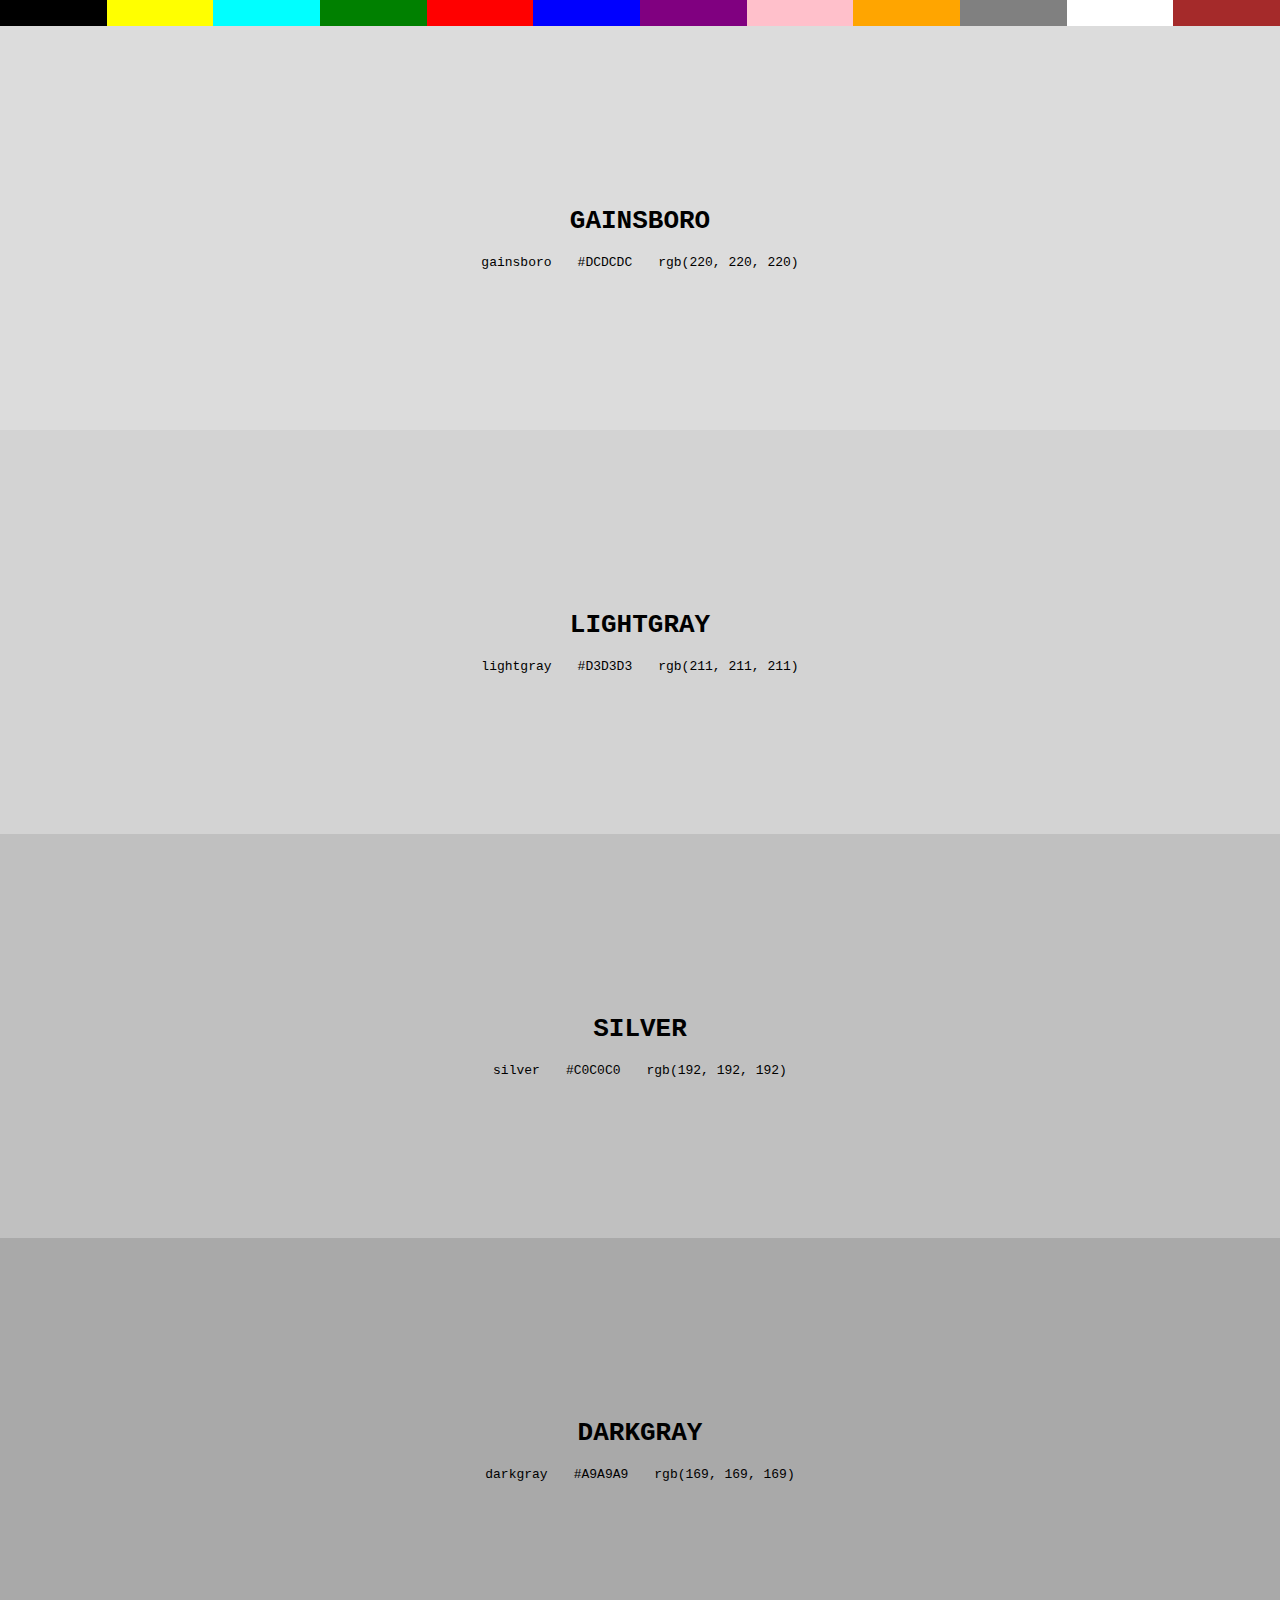
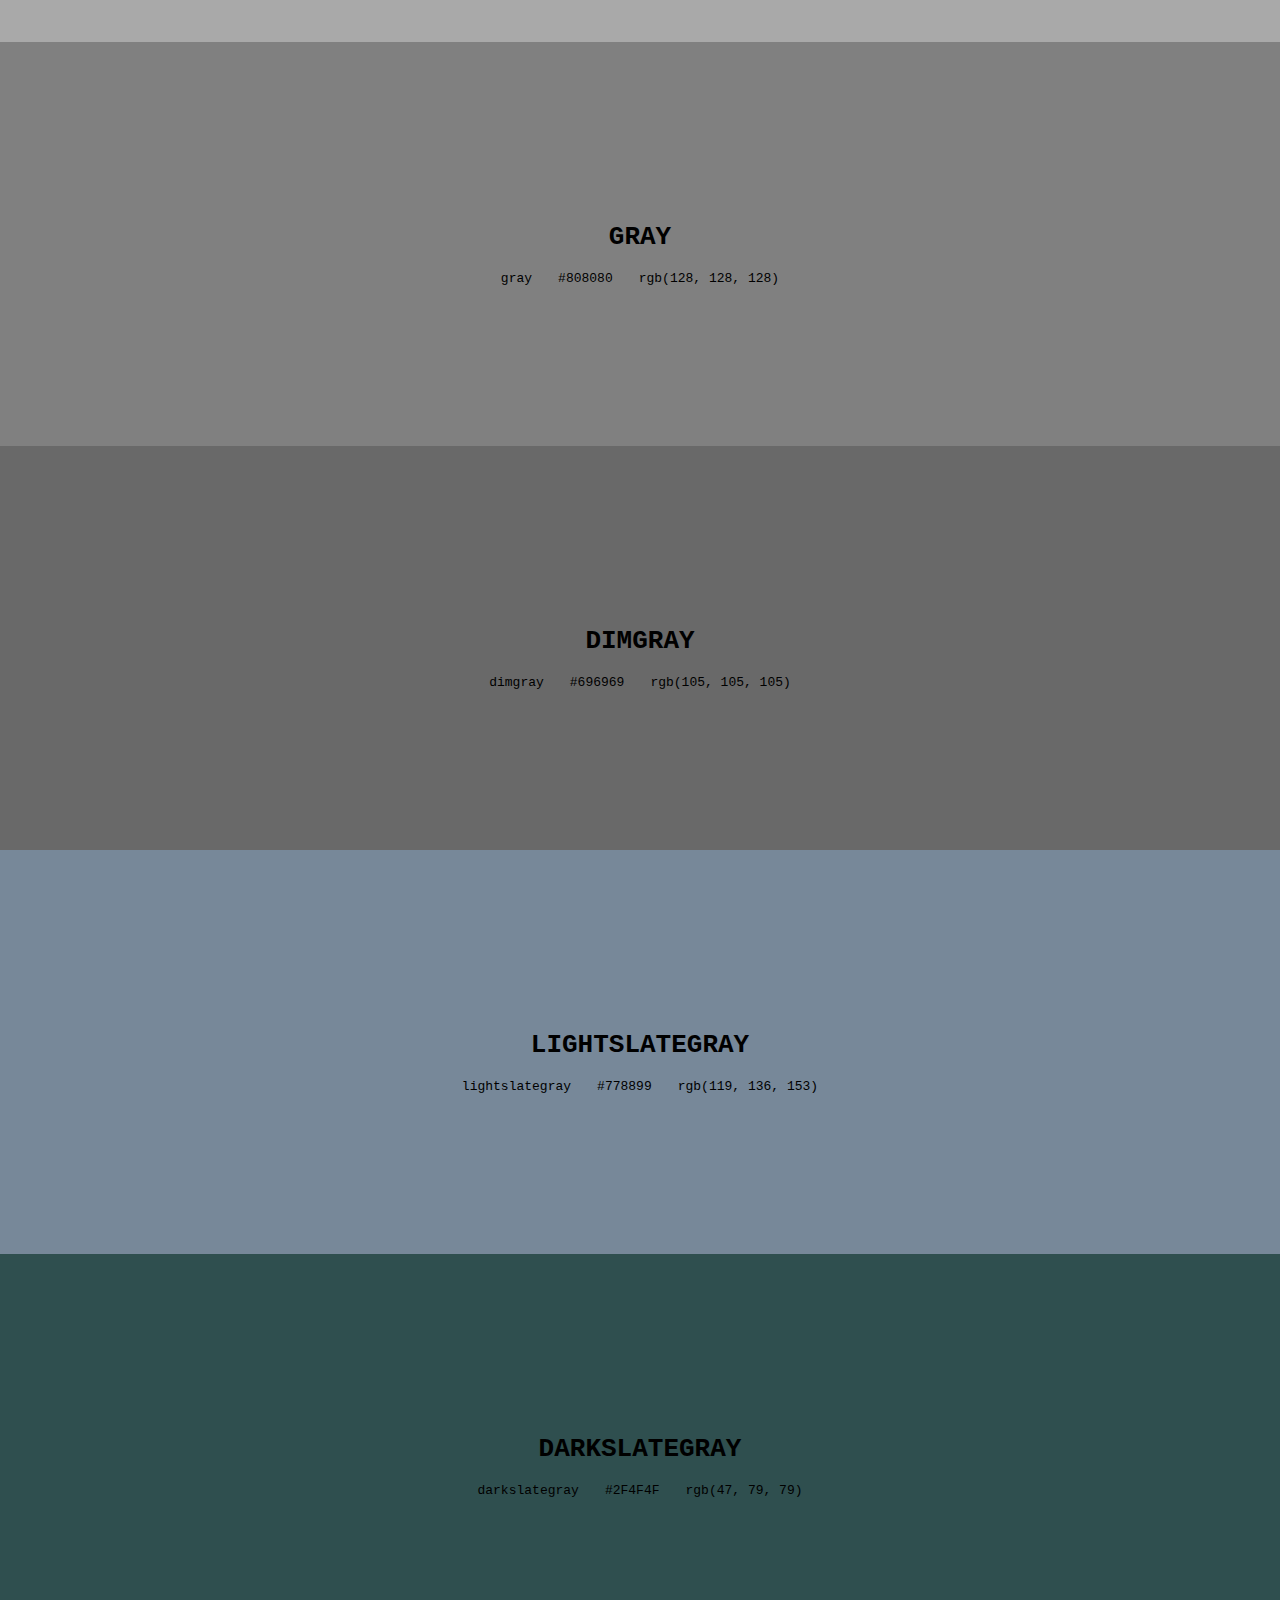
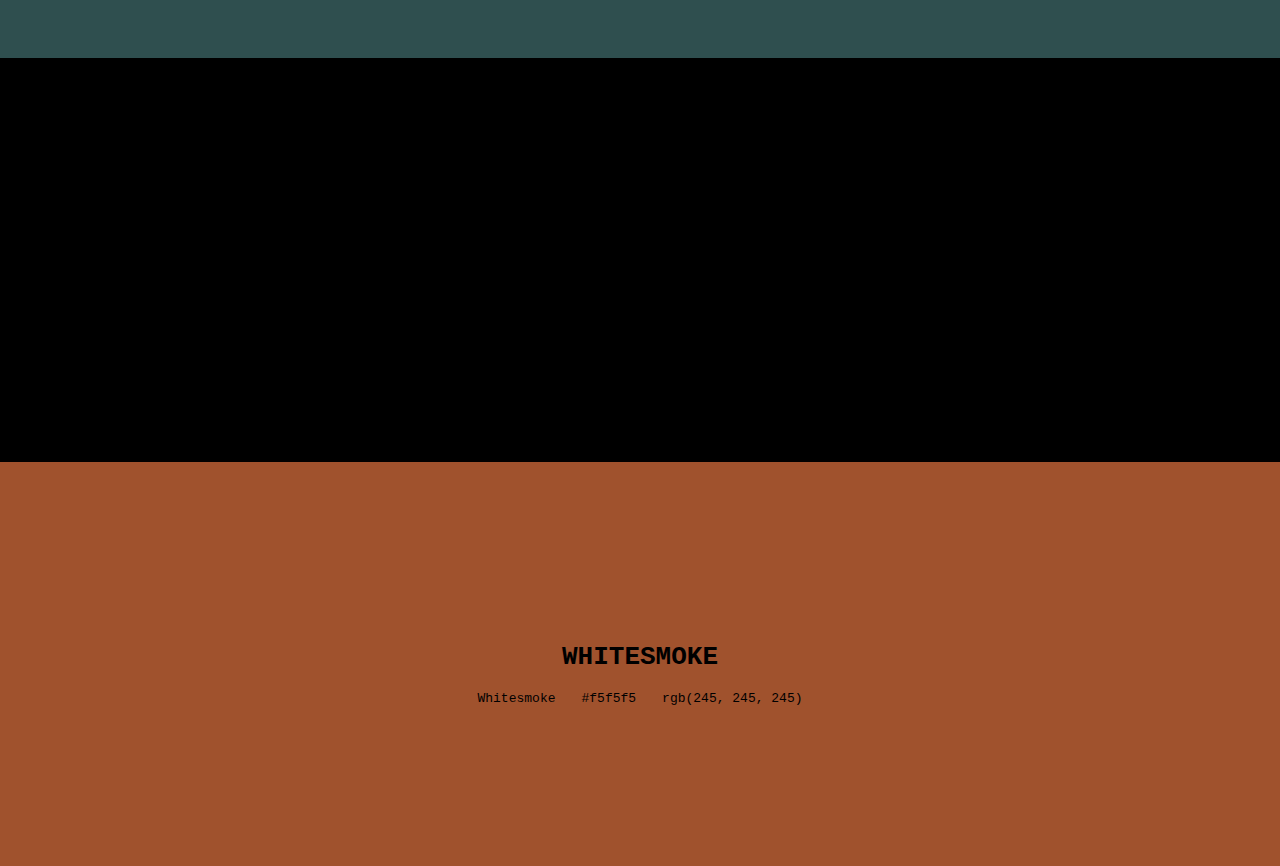
<file: index.html>
<html lang="en">
<head>
    <meta charset="UTF-8">
    <meta http-equiv="X-UA-Compatible" content="IE=edge">
    <meta name="viewport" content="width=device-width, initial-scale=1.0">
    <title>Document</title>
    <link rel="stylesheet" href="style.css">
</head>
<body>
    <nav class="categories fixed">
        <ul>
            <li><a href="index.html" title="black"></a></li>
            <li><a href="yellow.html" title="yellow"></a></li>
            <li><a href="cyan.html" title="cyan"></a></li>
            <li><a href="green.html" title="green"></a></li>
            <li><a href="red.html" title="red"></a></li>
            <li><a href="blue.html" title="blue"></a></li>
            <li><a href="purple.html" title="purle"></a></li>
            <li><a href="pink.html" title="pink"></a></li>
            <li><a href="orange.html" title="orange"></a></li>
            <li><a href="gray.html" title="gray"></a></li>
            <li><a href="white.html" title="white"></a></li>
            <li><a href="brown.html" title="brown"></a></li>
        </ul>
    </nav>
    <main>
        <ul>
            <li class="main light">
                <h1>GAINSBORO</h1>
                <ul>
                    <li>gainsboro</li>
                    <li>#DCDCDC</li>
                    <li>rgb(220, 220, 220)</li>
                </ul>
            </li>
            <li class="main light">
                <h1>LIGHTGRAY</h1>
                <ul>
                    <li>lightgray</li>
                    <li>#D3D3D3</li>
                    <li>rgb(211, 211, 211)</li>
                </ul>
            </li>
            <li class="main dark">
                <h1>SILVER</h1>
                <ul>
                    <li>silver</li>
                    <li>#C0C0C0</li>
                    <li>rgb(192, 192, 192)</li>
                </ul>
            </li>
            <li class="main light">
                <h1>DARKGRAY</h1>
                <ul>
                    <li>darkgray</li>
                    <li>#A9A9A9</li>
                    <li>rgb(169, 169, 169)</li>
                </ul>
            </li>
            <li class="main light">
                <h1>GRAY</h1>
                <ul>
                    <li>gray</li>
                    <li>#808080</li>
                    <li>rgb(128, 128, 128)</li>
                </ul>
            </li>
            <li class="main dark">
                <h1>DIMGRAY</h1>
                <ul>
                    <li>dimgray</li>
                    <li>#696969</li>
                    <li>rgb(105, 105, 105)</li>
                </ul>
            </li>
            <li class="main dark">
                <h1>LIGHTSLATEGRAY</h1>
                <ul>
                    <li>lightslategray</li>
                    <li>#778899</li>
                    <li>rgb(119, 136, 153)</li>
                </ul>
            </li>
            <li class="main dark">
                <h1>DARKSLATEGRAY</h1>
                <ul>
                    <li>darkslategray</li>
                    <li>#2F4F4F</li>
                    <li>rgb(47, 79, 79)</li>
                </ul>
            </li>
            <li class="main dark">
                <h1>BLACK</h1>
                <ul>
                    <li>black</li>
                    <li>#000000</li>
                    <li>rgb(0, 0, 0)</li>
                </ul>
            </li>
            <li class="main dark">
                <h1>Whitesmoke</h1>
                <ul>
                    <li>Whitesmoke</li>
                    <li>#f5f5f5</li>
                    <li>rgb(245, 245, 245)</li>
                </ul>
            </li>
        </ul>
    </main>
</body>
</html>
</file>
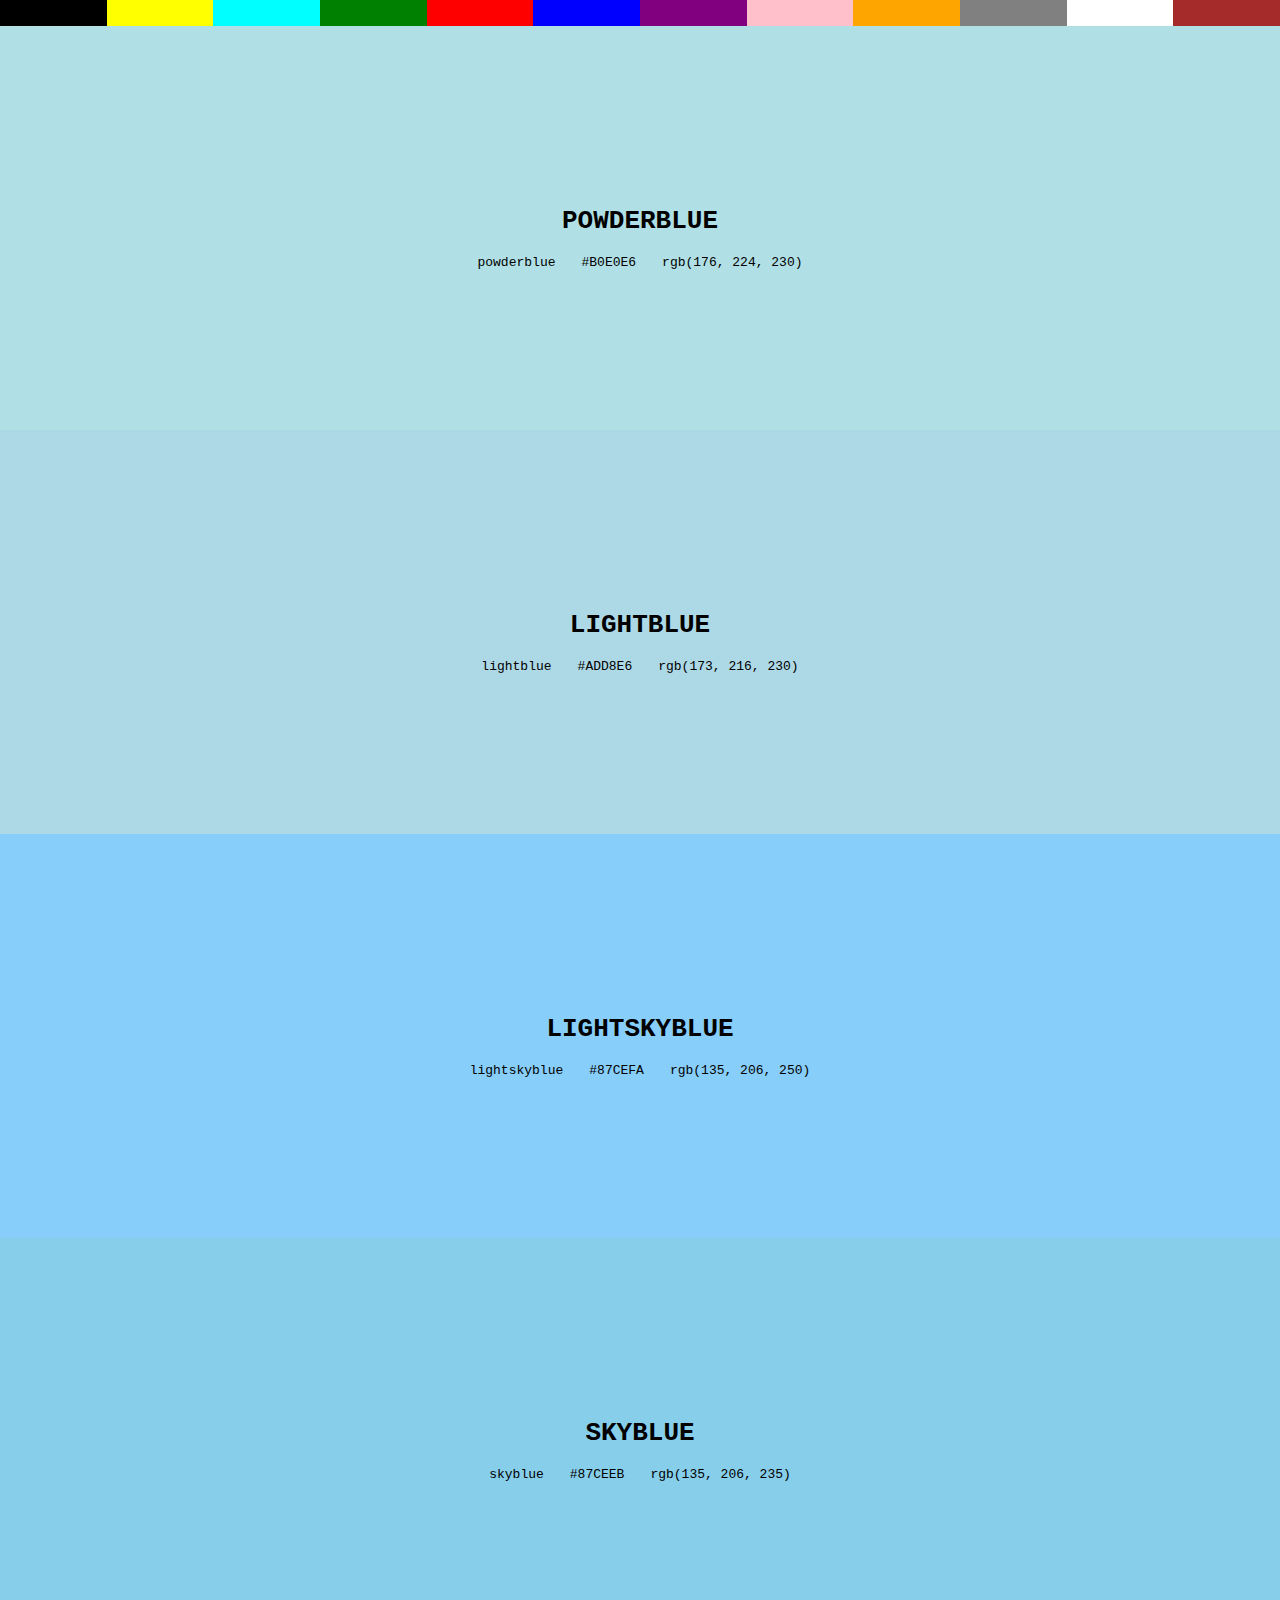
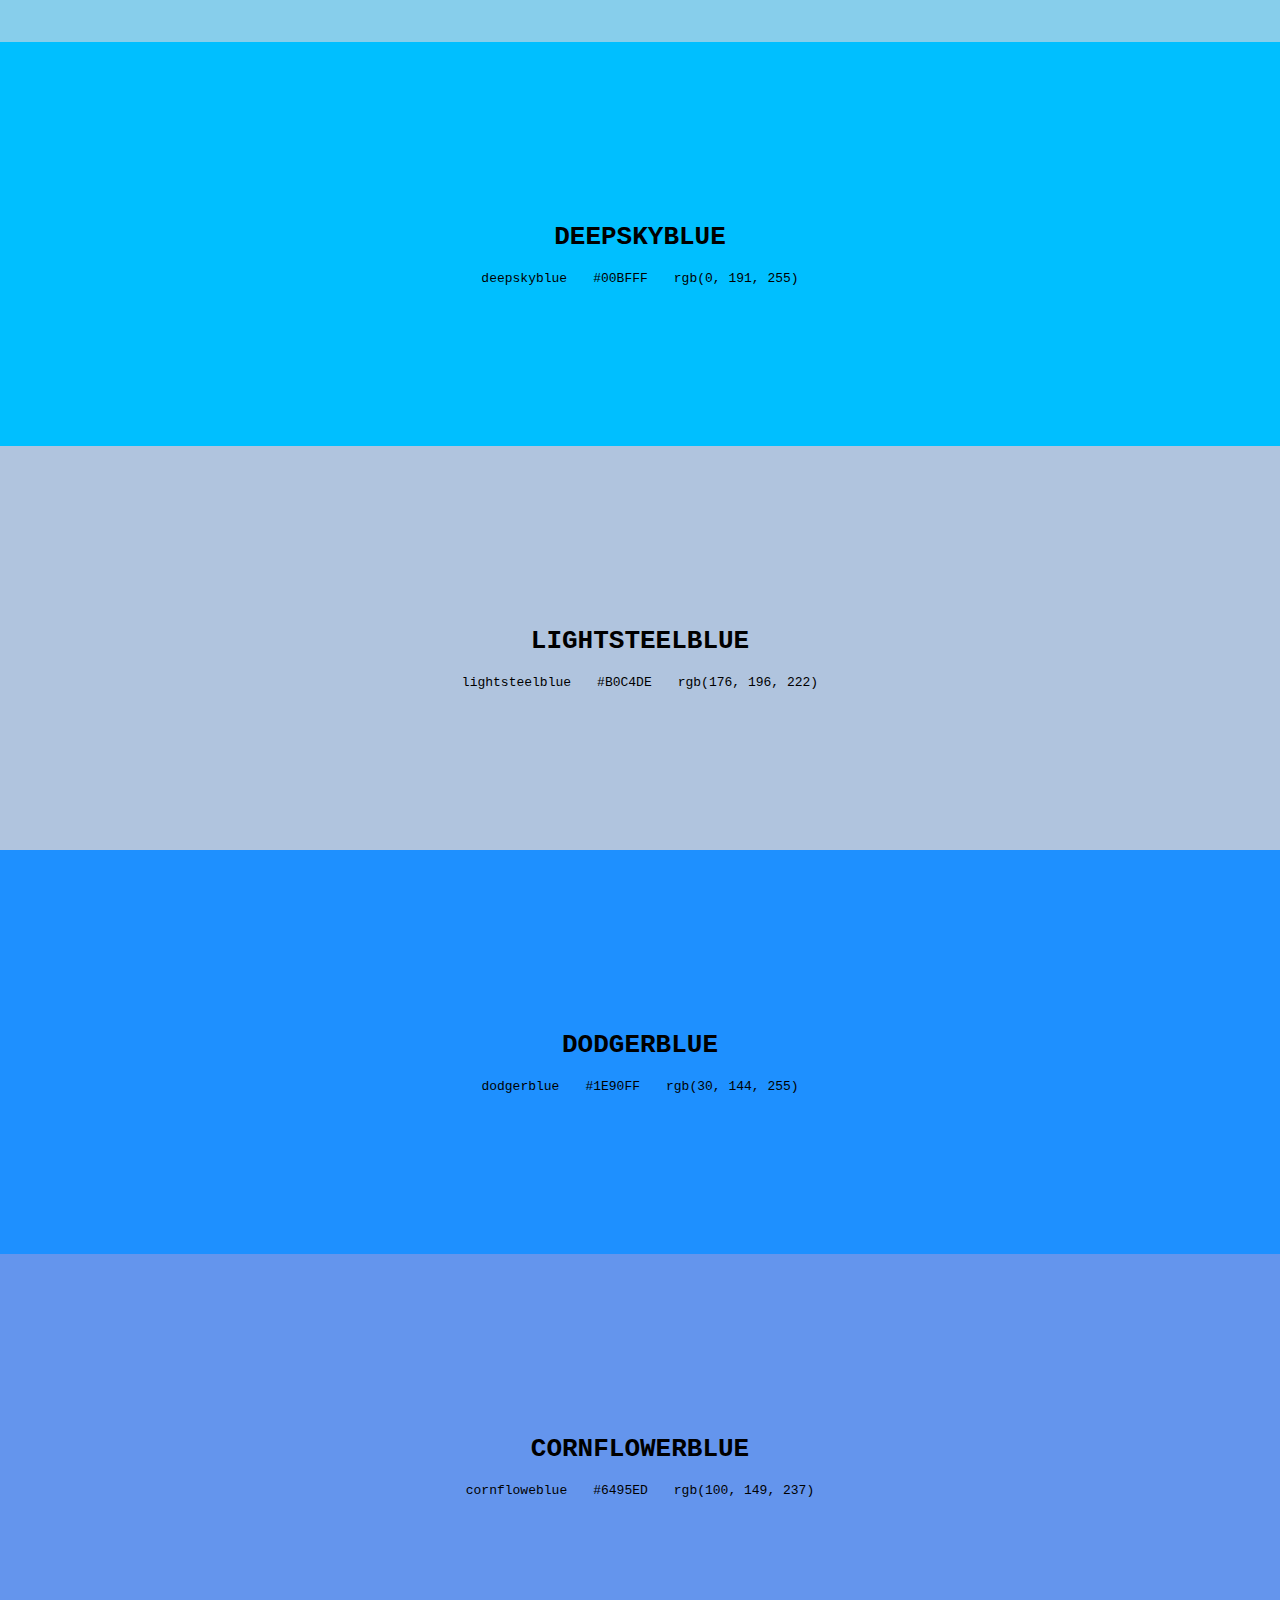
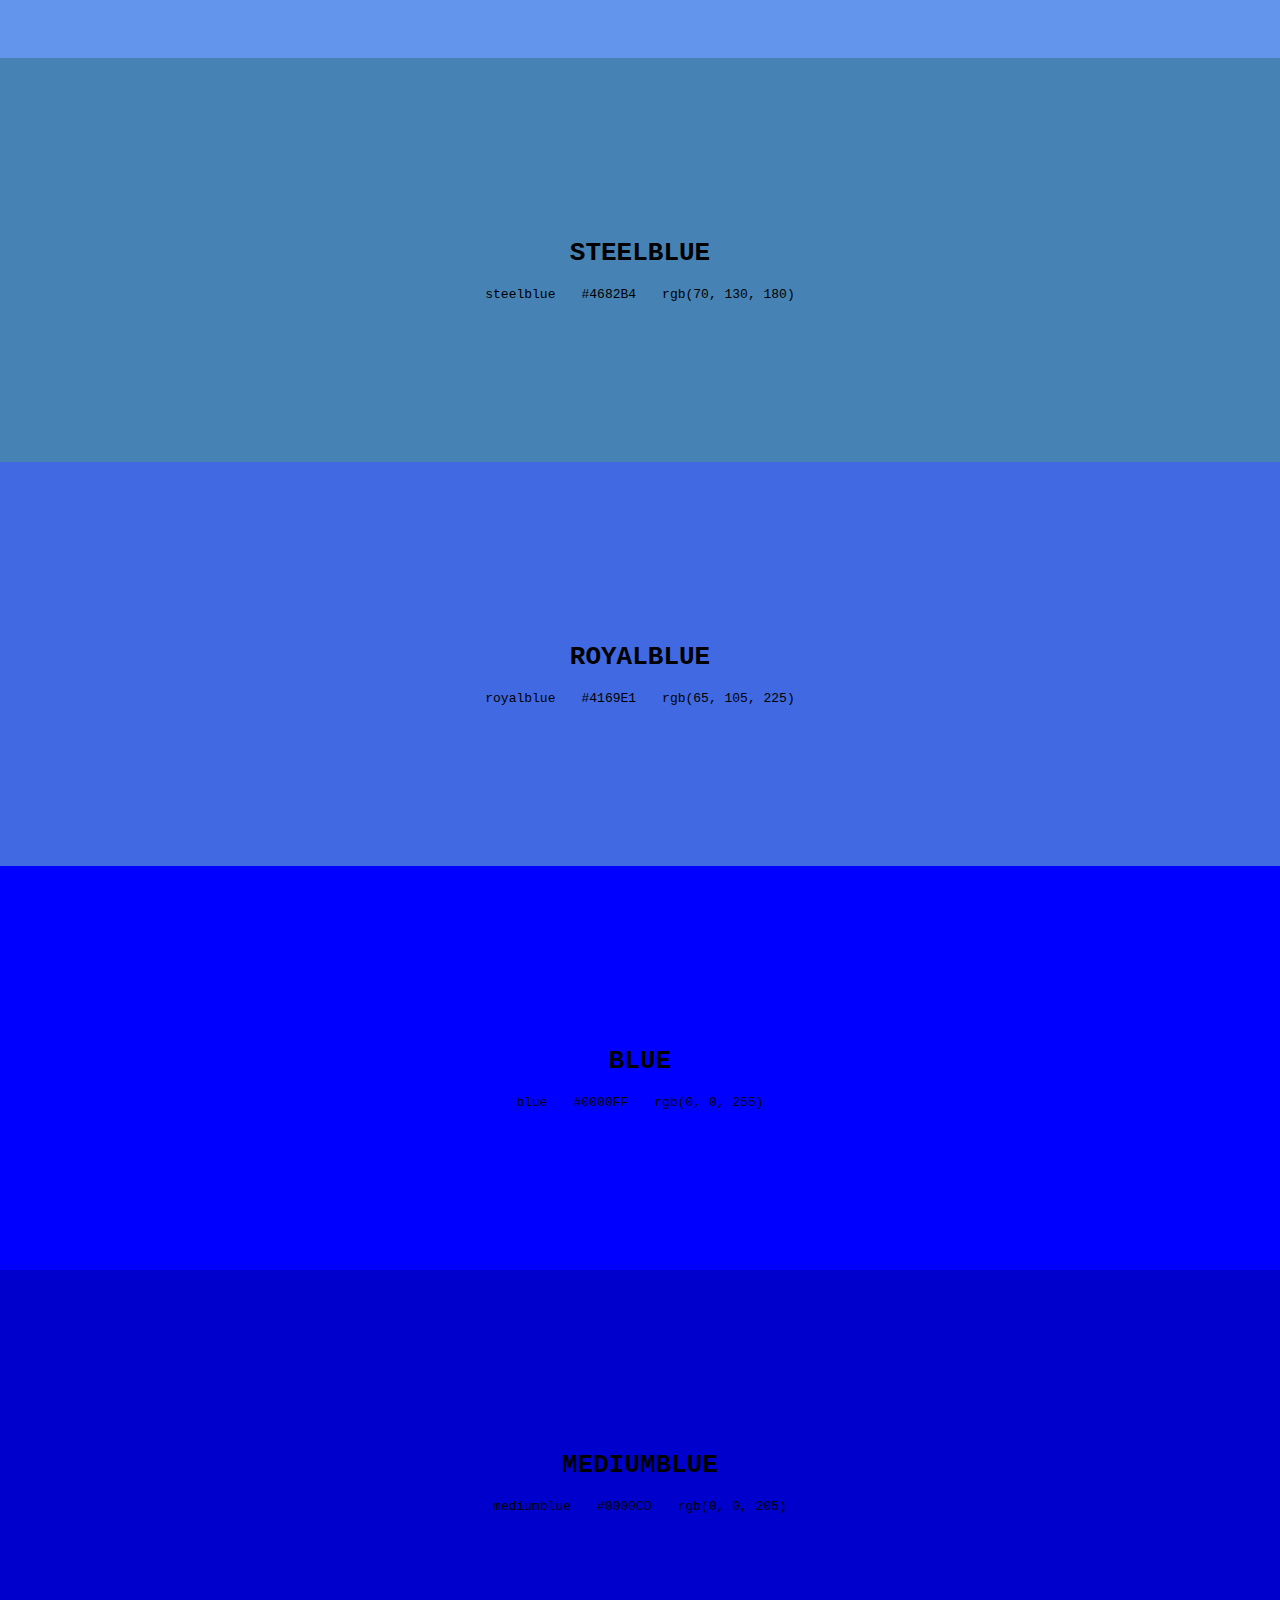
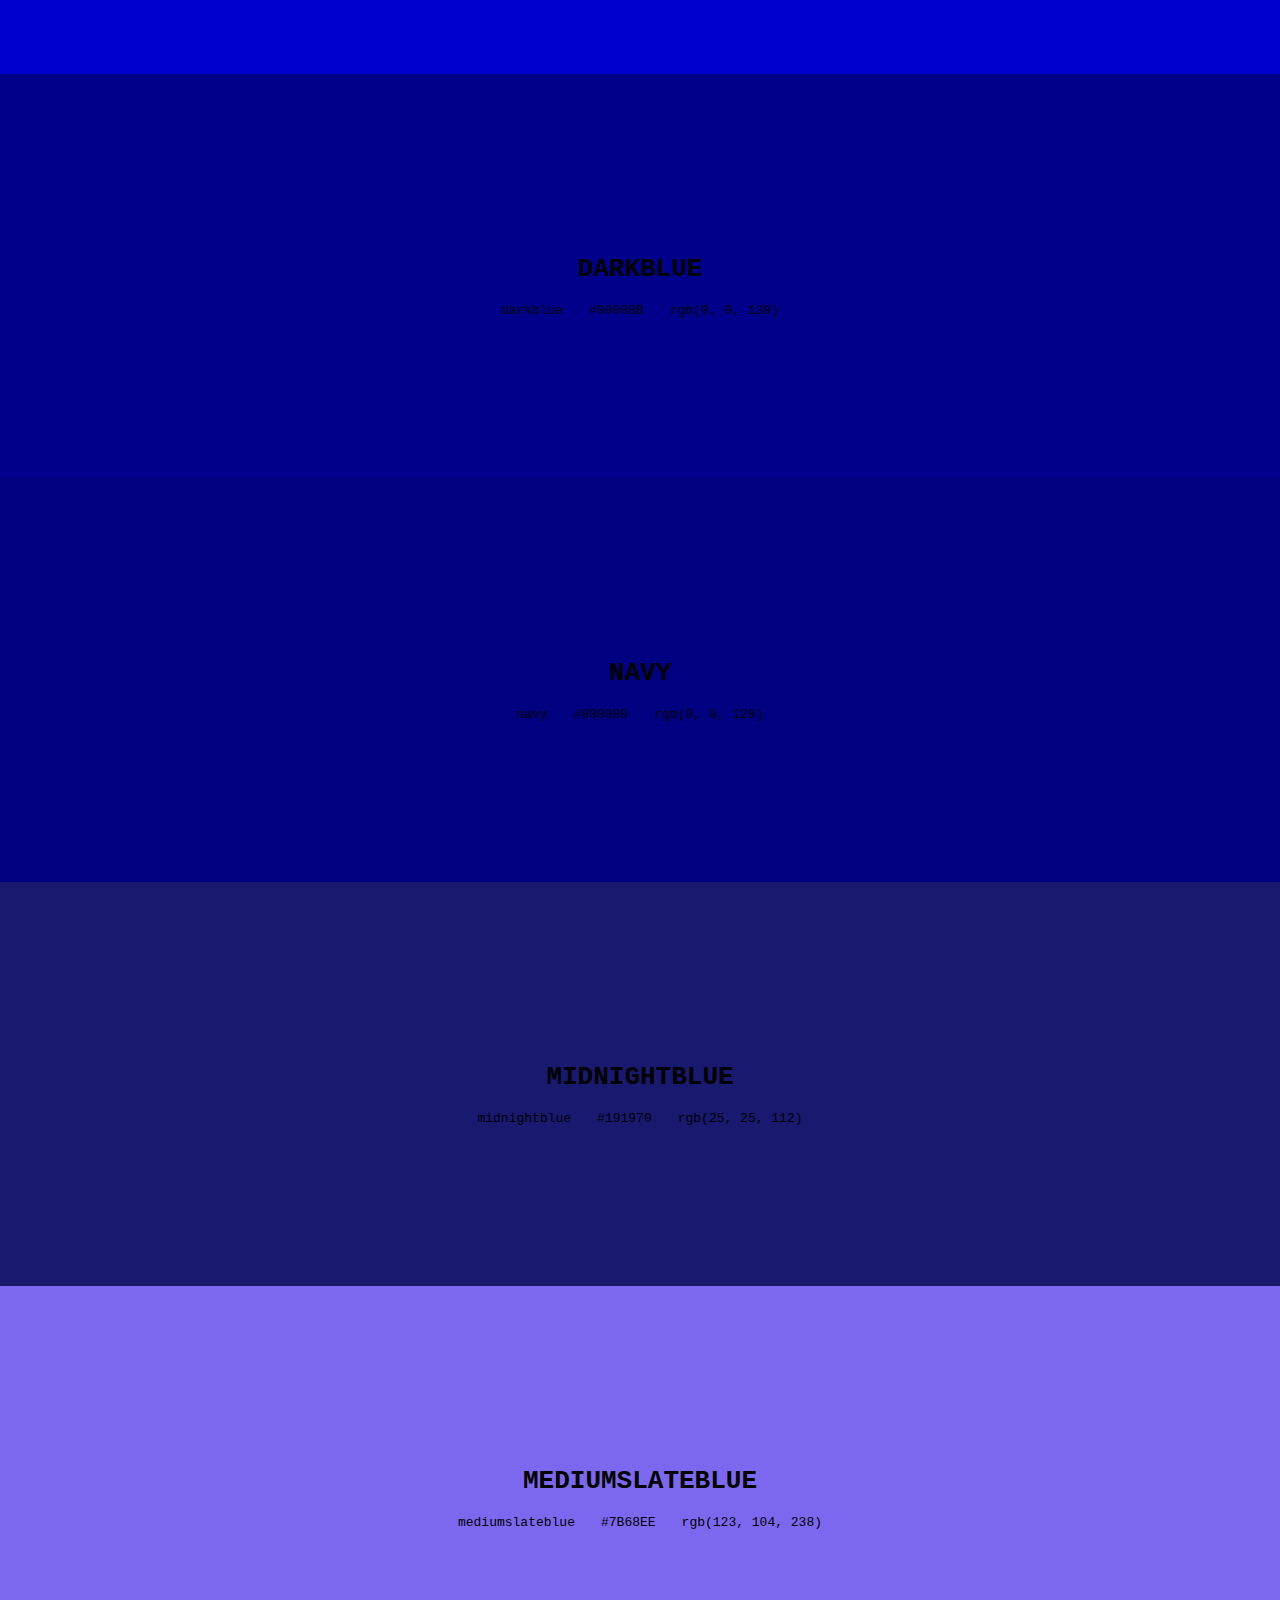
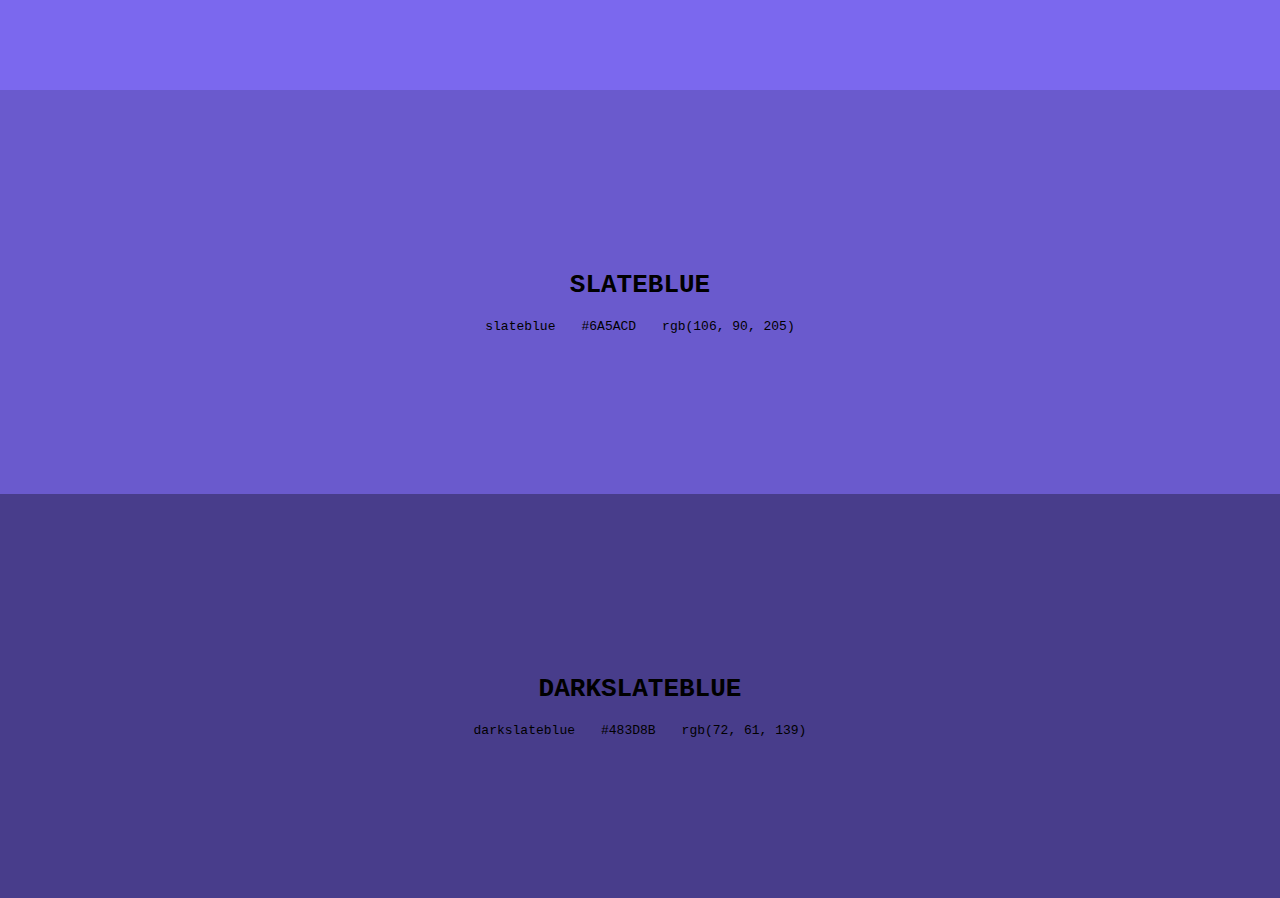
<file: blue.html>
<html lang="en">
<head>
    <meta charset="UTF-8">
    <meta http-equiv="X-UA-Compatible" content="IE=edge">
    <meta name="viewport" content="width=device-width, initial-scale=1.0">
    <title>Document</title>
    <link rel="stylesheet" href="style.css">
</head>
<body>
    <nav class="categories fixed">
        <ul>
            <li><a href="index.html" title="black"></a></li>
            <li><a href="yellow.html" title="yellow"></a></li>
            <li><a href="cyan.html" title="cyan"></a></li>
            <li><a href="green.html" title="green"></a></li>
            <li><a href="red.html" title="red"></a></li>
            <li><a href="blue.html" title="blue"></a></li>
            <li><a href="purple.html" title="purle"></a></li>
            <li><a href="pink.html" title="pink"></a></li>
            <li><a href="orange.html" title="orange"></a></li>
            <li><a href="gray.html" title="gray"></a></li>
            <li><a href="white.html" title="white"></a></li>
            <li><a href="brown.html" title="brown"></a></li>
        </ul>
    </nav>
    <main>
        <ul>
            <li class="main5 light">
                <h1>POWDERBLUE</h1>
                <ul>
                    <li>powderblue</li>
                    <li>#B0E0E6</li>
                    <li>rgb(176, 224, 230)</li>
                </ul>
            </li>
            <li class="main5 light">
                <h1>LIGHTBLUE</h1>
                <ul>
                    <li>lightblue</li>
                    <li>#ADD8E6</li>
                    <li>rgb(173, 216, 230)</li>
                </ul>
            </li>
            <li class="main5 dark">
                <h1>LIGHTSKYBLUE</h1>
                <ul>
                    <li>lightskyblue</li>
                    <li>#87CEFA</li>
                    <li>rgb(135, 206, 250)</li>
                </ul>
            </li>
            <li class="main5 light">
                <h1>SKYBLUE</h1>
                <ul>
                    <li>skyblue</li>
                    <li>#87CEEB</li>
                    <li>rgb(135, 206, 235)</li>
                </ul>
            </li>
            <li class="main5 light">
                <h1>DEEPSKYBLUE</h1>
                <ul>
                    <li>deepskyblue</li>
                    <li>#00BFFF</li>
                    <li>rgb(0, 191, 255)</li>
                </ul>
            </li>
            <li class="main5 dark">
                <h1>LIGHTSTEELBLUE</h1>
                <ul>
                    <li>lightsteelblue</li>
                    <li>#B0C4DE</li>
                    <li>rgb(176, 196, 222)</li>
                </ul>
            </li>
            <li class="main5 dark">
                <h1>DODGERBLUE</h1>
                <ul>
                    <li>dodgerblue</li>
                    <li>#1E90FF</li>
                    <li>rgb(30, 144, 255)</li>
                </ul>
            </li>
            <li class="main5 dark">
                <h1>CORNFLOWERBLUE</h1>
                <ul>
                    <li>cornfloweblue</li>
                    <li>#6495ED</li>
                    <li>rgb(100, 149, 237)</li>
                </ul>
            </li>
            <li class="main5 dark">
                <h1>STEELBLUE</h1>
                <ul>
                    <li>steelblue</li>
                    <li>#4682B4</li>
                    <li>rgb(70, 130, 180)</li>
                </ul>
            </li>
            <li class="main5 dark">
                <h1>ROYALBLUE</h1>
                <ul>
                    <li>royalblue</li>
                    <li>#4169E1</li>
                    <li>rgb(65, 105, 225)</li>
                </ul>
            </li>
            <li class="main5 dark">
                <h1>BLUE</h1>
                <ul>
                    <li>blue</li>
                    <li>#0000FF</li>
                    <li>rgb(0, 0, 255)</li>
                </ul>
            </li>
            <li class="main5 dark">
                <h1>MEDIUMBLUE</h1>
                <ul>
                    <li>mediumblue</li>
                    <li>#0000CD</li>
                    <li>rgb(0, 0, 205)</li>
                </ul>
            </li>
            <li class="main5 dark">
                <h1>DARKBLUE</h1>
                <ul>
                    <li>darkblue</li>
                    <li>#00008B</li>
                    <li>rgb(0, 0, 139)</li>
                </ul>
            </li>
            <li class="main5 dark">
                <h1>NAVY</h1>
                <ul>
                    <li>navy</li>
                    <li>#000080</li>
                    <li>rgb(0, 0, 128)</li>
                </ul>
            </li>
            <li class="main5 dark">
                <h1>MIDNIGHTBLUE</h1>
                <ul>
                    <li>midnightblue</li>
                    <li>#191970</li>
                    <li>rgb(25, 25, 112)</li>
                </ul>
            </li>
            <li class="main5 dark">
                <h1>MEDIUMSLATEBLUE</h1>
                <ul>
                    <li>mediumslateblue</li>
                    <li>#7B68EE</li>
                    <li>rgb(123, 104, 238)</li>
                </ul>
            </li>
            <li class="main5 dark">
                <h1>SLATEBLUE</h1>
                <ul>
                    <li>slateblue</li>
                    <li>#6A5ACD</li>
                    <li>rgb(106, 90, 205)</li>
                </ul>
            </li>
            <li class="main5 dark">
                <h1>DARKSLATEBLUE</h1>
                <ul>
                    <li>darkslateblue</li>
                    <li>#483D8B</li>
                    <li>rgb(72, 61, 139)</li>
                </ul>
    </main>
</body>
</html>
</file>
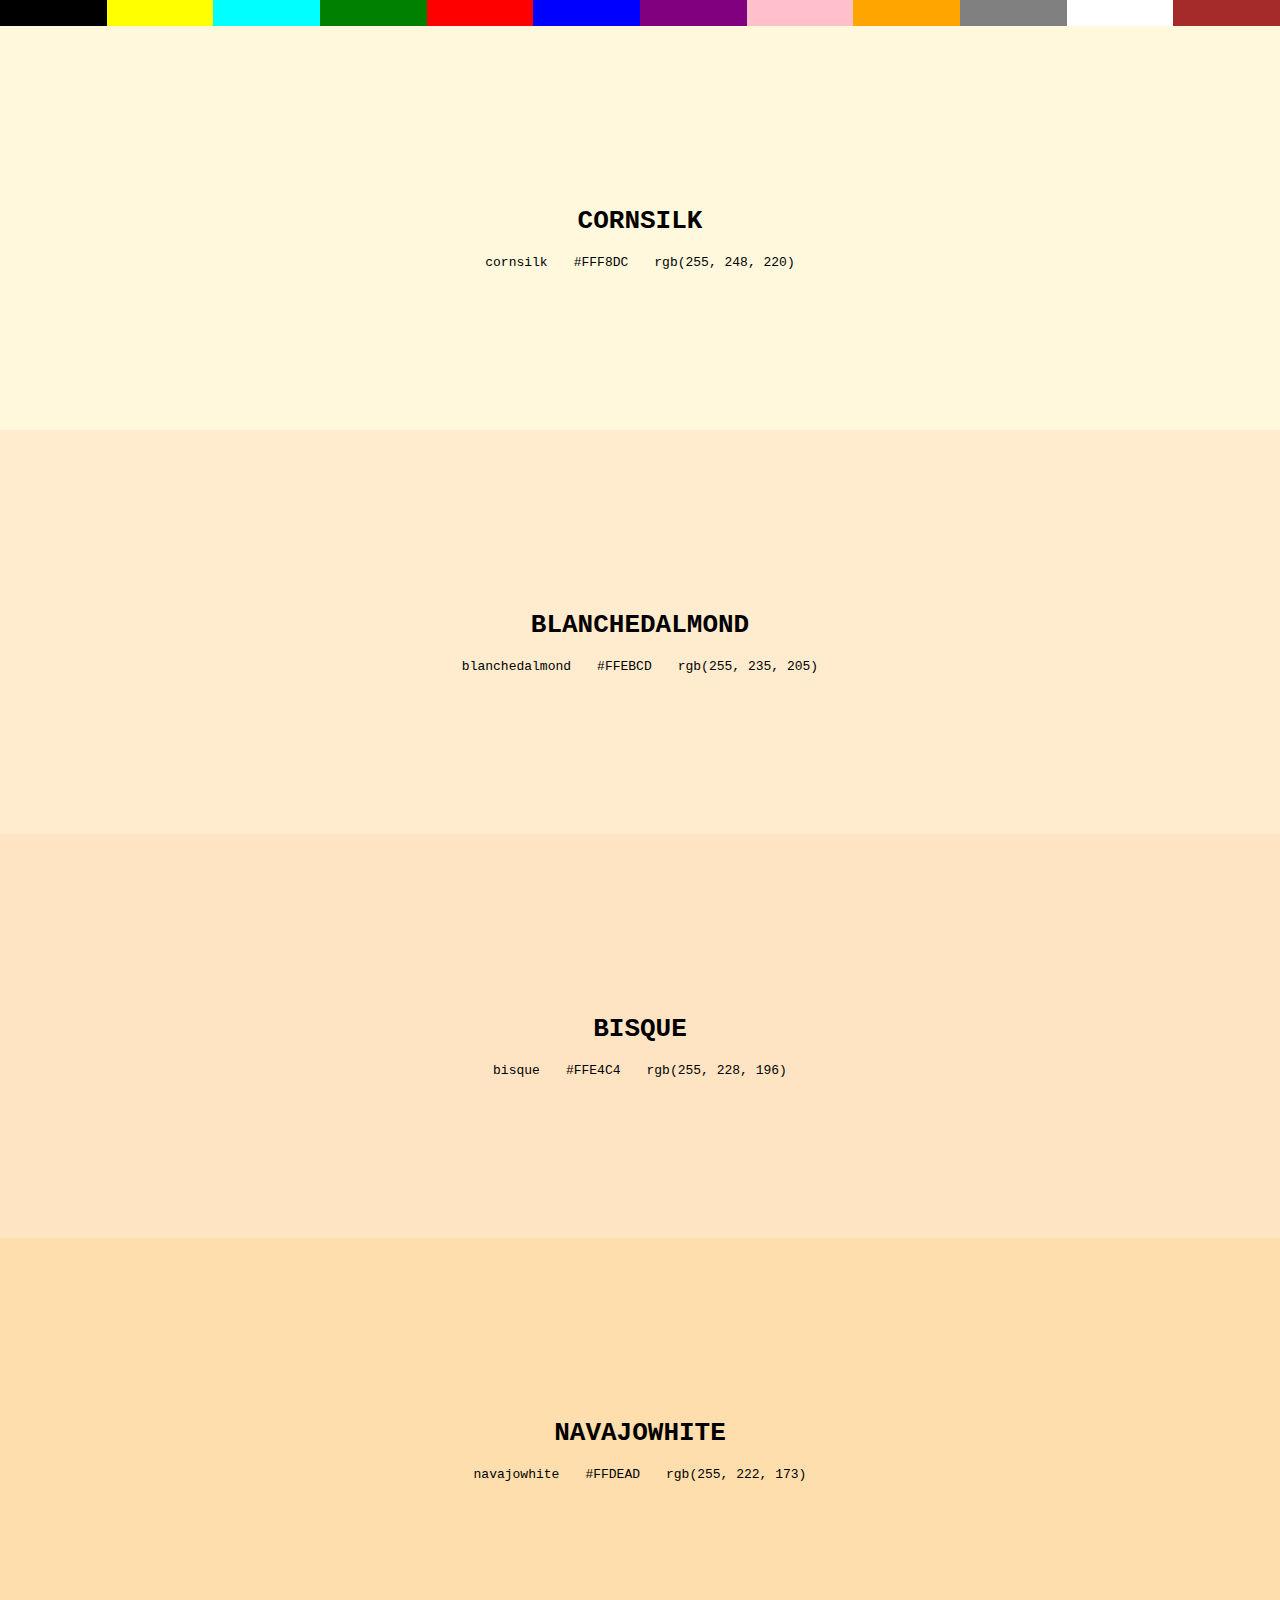
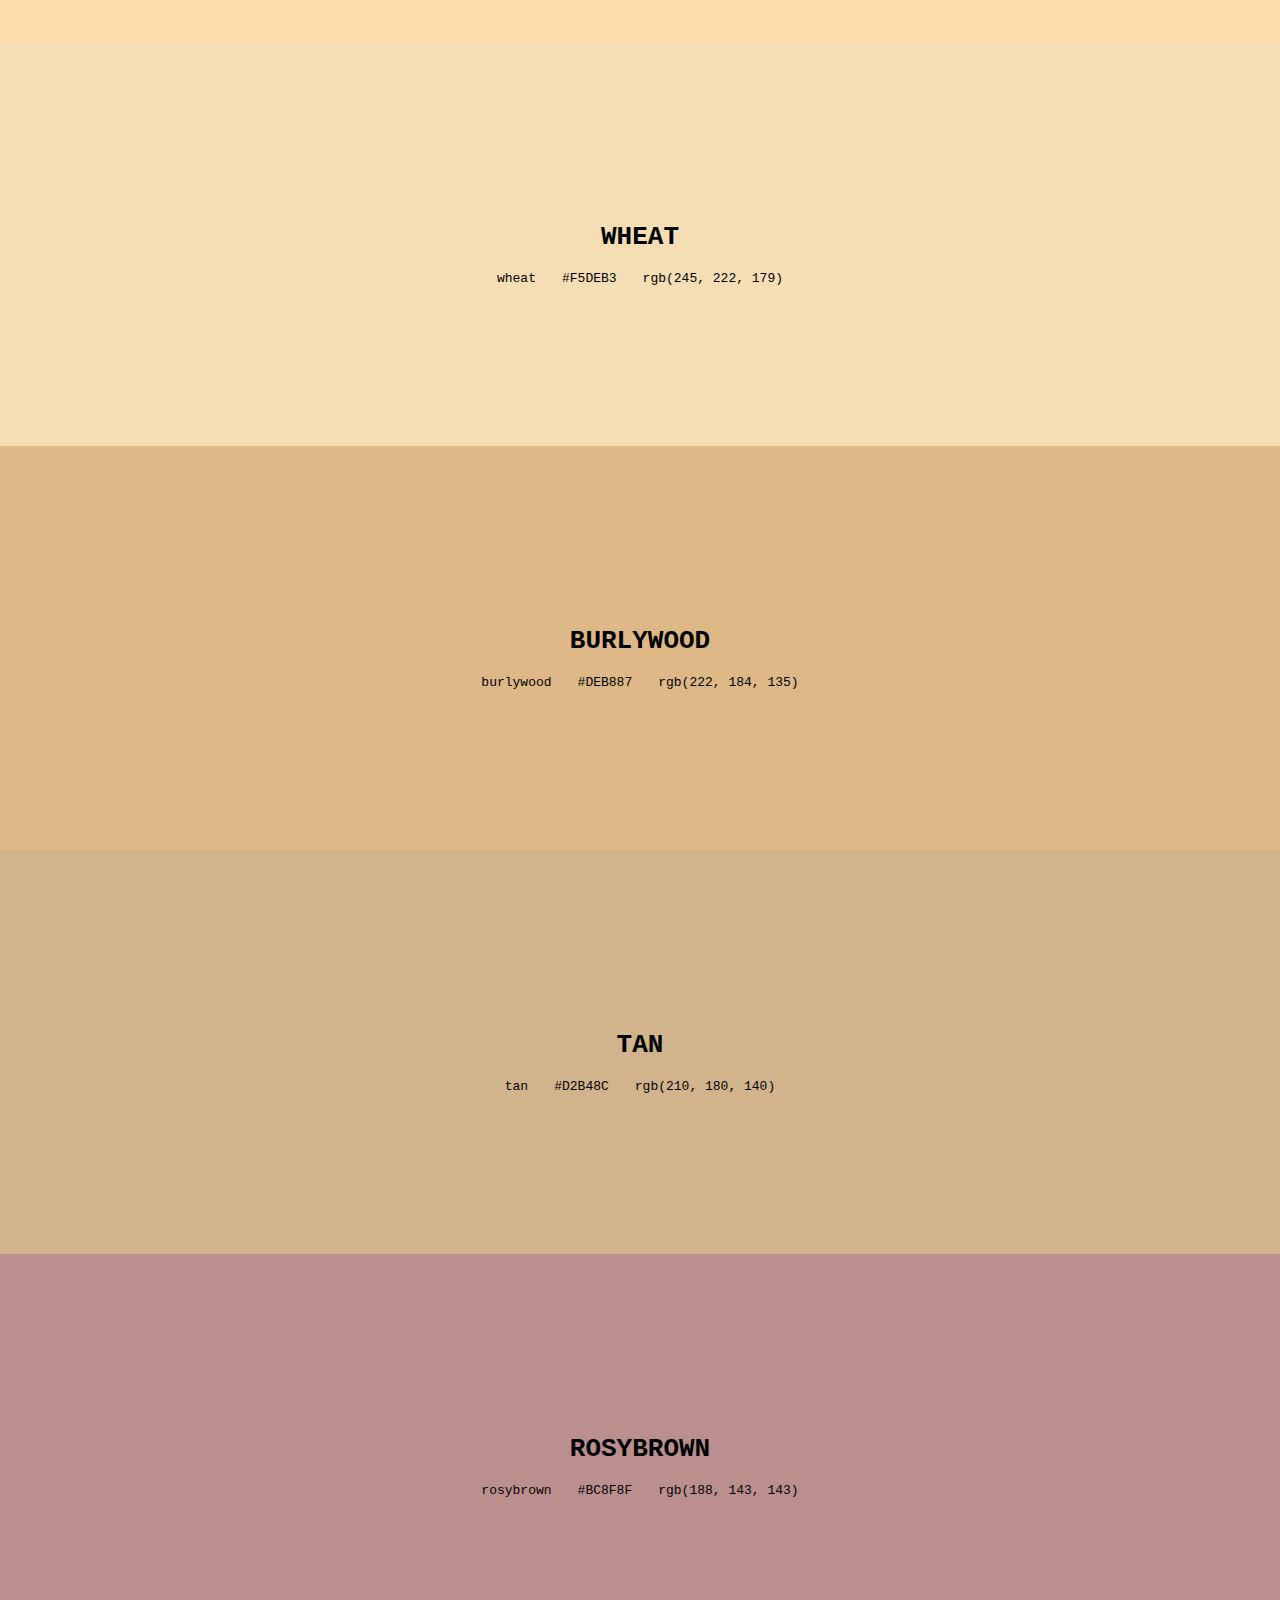
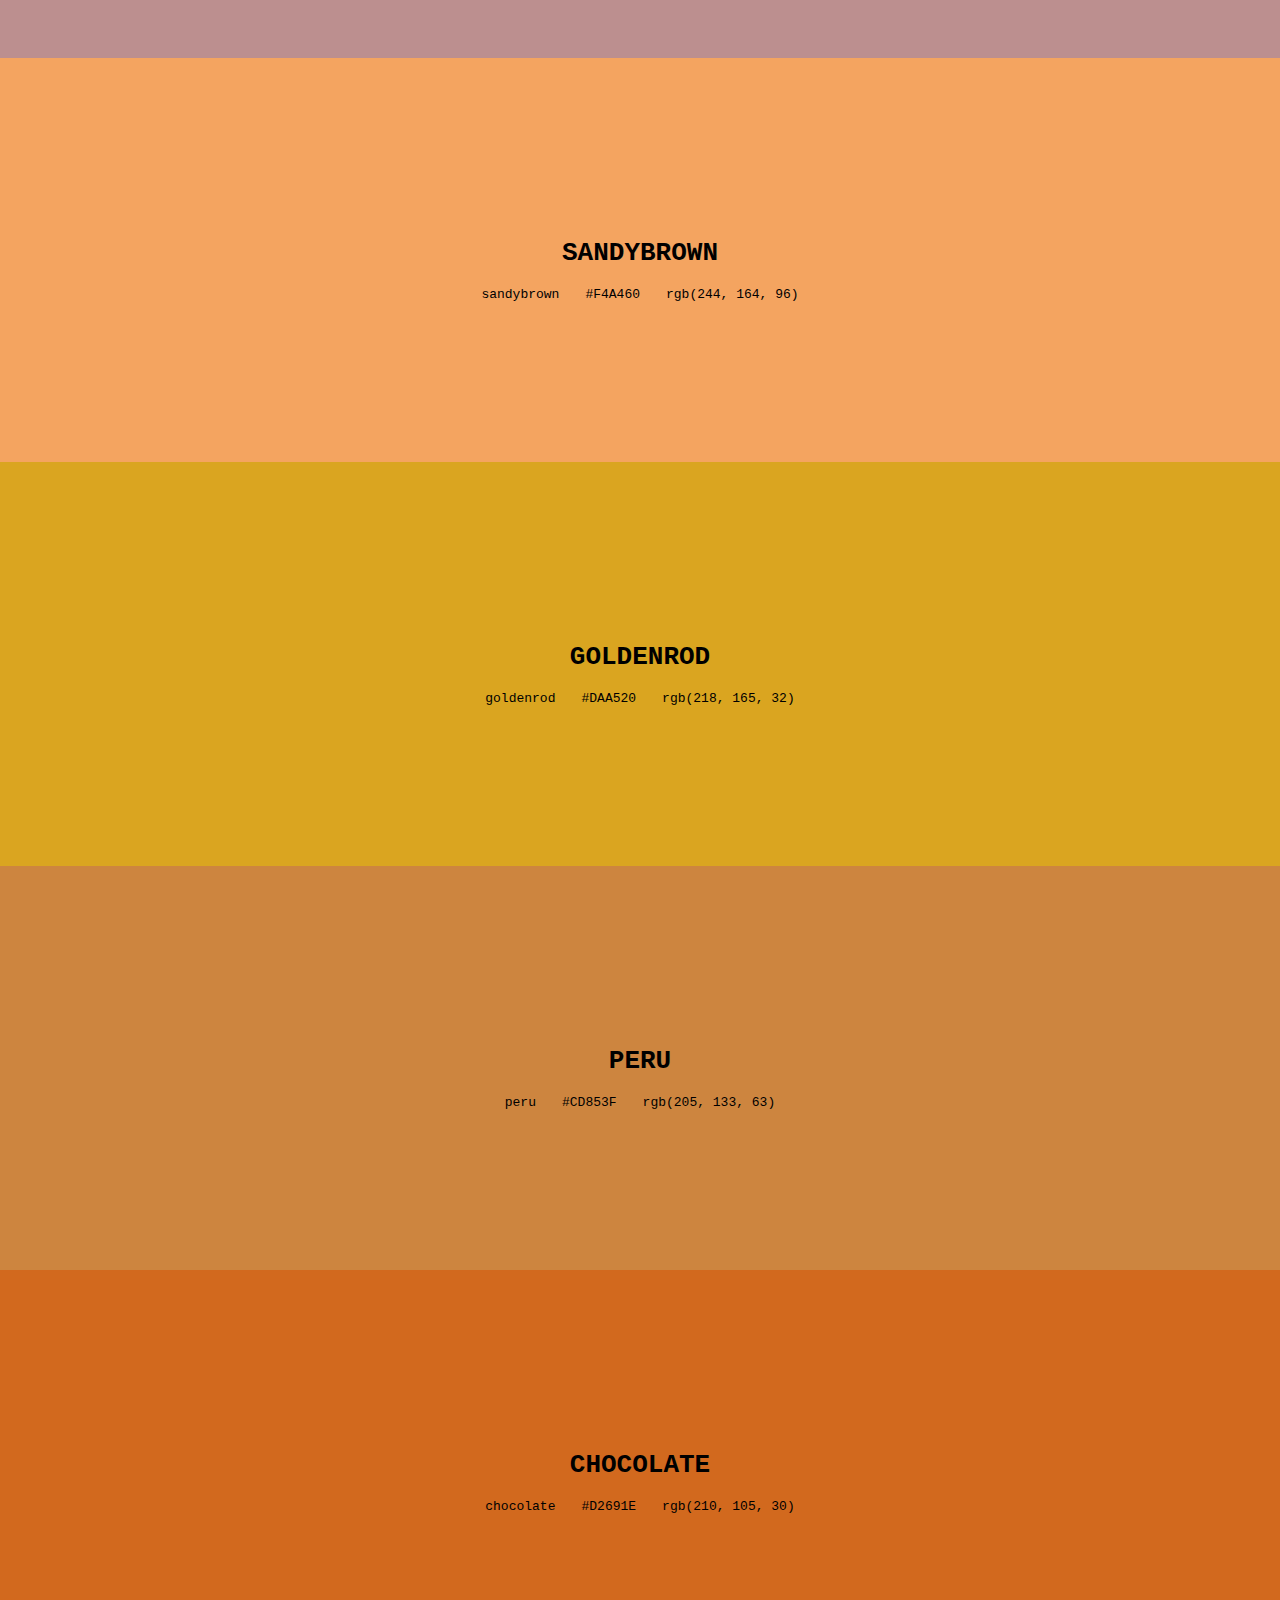
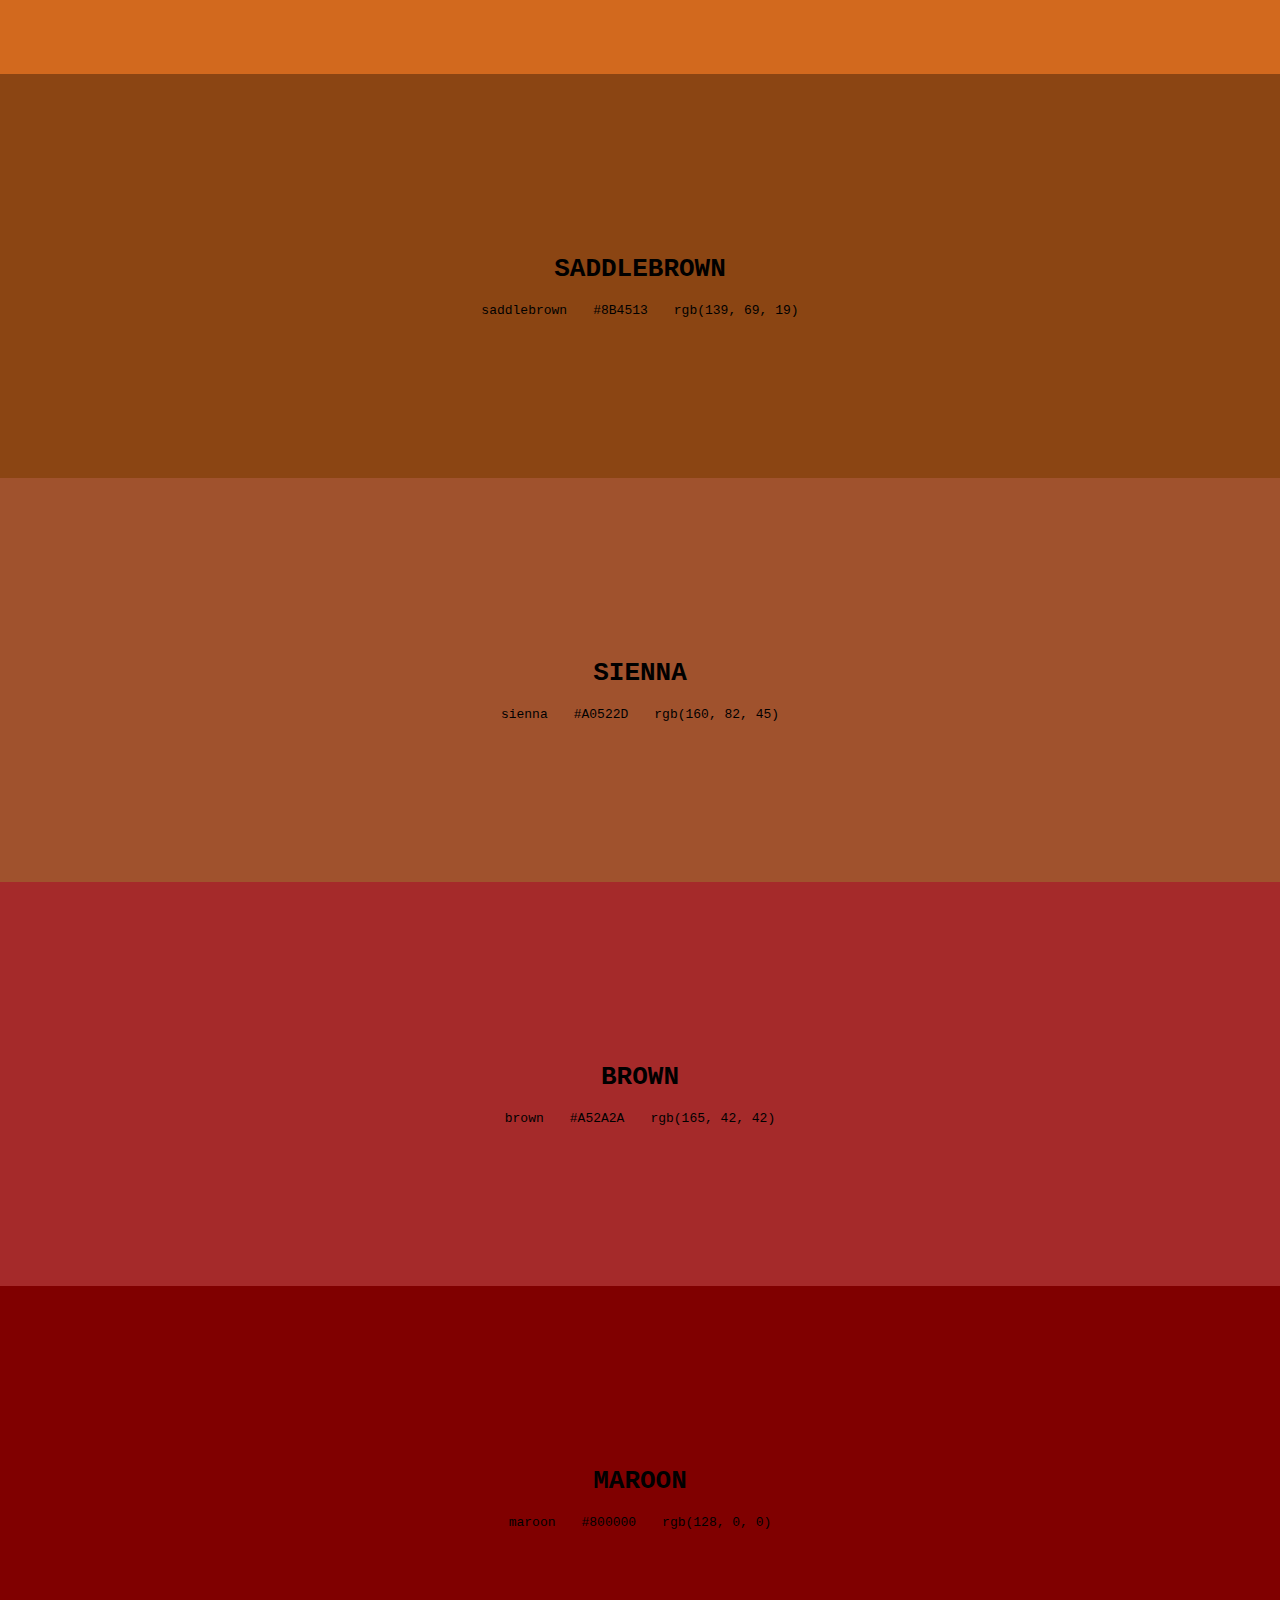
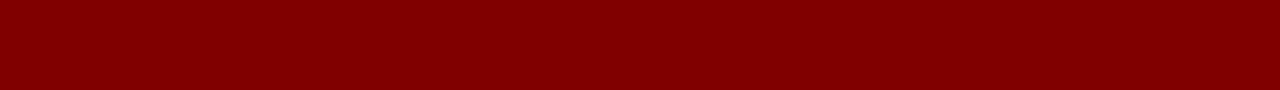
<file: brown.html>
<html lang="en">
<head>
    <meta charset="UTF-8">
    <meta http-equiv="X-UA-Compatible" content="IE=edge">
    <meta name="viewport" content="width=device-width, initial-scale=1.0">
    <title>Document</title>
    <link rel="stylesheet" href="style.css">
</head>
<body>
    <nav class="categories fixed">
        <ul>
            <li><a href="index.html" title="black"></a></li>
            <li><a href="yellow.html" title="yellow"></a></li>
            <li><a href="cyan.html" title="cyan"></a></li>
            <li><a href="green.html" title="green"></a></li>
            <li><a href="red.html" title="red"></a></li>
            <li><a href="blue.html" title="blue"></a></li>
            <li><a href="purple.html" title="purle"></a></li>
            <li><a href="pink.html" title="pink"></a></li>
            <li><a href="orange.html" title="orange"></a></li>
            <li><a href="gray.html" title="gray"></a></li>
            <li><a href="white.html" title="white"></a></li>
            <li><a href="brown.html" title="brown"></a></li>
        </ul>
    </nav>
    <main>
        <ul>
            <li class="main10 light">
                <h1>CORNSILK</h1>
                <ul>
                    <li>cornsilk</li>
                    <li>#FFF8DC</li>
                    <li>rgb(255, 248, 220)</li>
                </ul>
            </li>
            <li class="main10 light">
                <h1>BLANCHEDALMOND</h1>
                <ul>
                    <li>blanchedalmond</li>
                    <li>#FFEBCD</li>
                    <li>rgb(255, 235, 205)</li>
                </ul>
            </li>
            <li class="main10 dark">
                <h1>BISQUE</h1>
                <ul>
                    <li>bisque</li>
                    <li>#FFE4C4</li>
                    <li>rgb(255, 228, 196)</li>
                </ul>
            </li>
            <li class="main10 light">
                <h1>NAVAJOWHITE</h1>
                <ul>
                    <li>navajowhite</li>
                    <li>#FFDEAD</li>
                    <li>rgb(255, 222, 173)</li>
                </ul>
            </li>
            <li class="main10 light">
                <h1>WHEAT</h1>
                <ul>
                    <li>wheat</li>
                    <li>#F5DEB3</li>
                    <li>rgb(245, 222, 179)</li>
                </ul>
            </li>
            <li class="main10 dark">
                <h1>BURLYWOOD</h1>
                <ul>
                    <li>burlywood</li>
                    <li>#DEB887</li>
                    <li>rgb(222, 184, 135)</li>
                </ul>
            </li>
            <li class="main10 dark">
                <h1>TAN</h1>
                <ul>
                    <li>tan</li>
                    <li>#D2B48C</li>
                    <li>rgb(210, 180, 140)</li>
                </ul>
            </li>
            <li class="main10 dark">
                <h1>ROSYBROWN</h1>
                <ul>
                    <li>rosybrown</li>
                    <li>#BC8F8F</li>
                    <li>rgb(188, 143, 143)</li>
                </ul>
            </li>
            <li class="main10 dark">
                <h1>SANDYBROWN</h1>
                <ul>
                    <li>sandybrown</li>
                    <li>#F4A460</li>
                    <li>rgb(244, 164, 96)</li>
                </ul>
            </li>
            <li class="main10 dark">
                <h1>GOLDENROD</h1>
                <ul>
                    <li>goldenrod</li>
                    <li>#DAA520</li>
                    <li>rgb(218, 165, 32)</li>
                </ul>
            </li>
            <li class="main10 dark">
                <h1>PERU</h1>
                <ul>
                    <li>peru</li>
                    <li>#CD853F</li>
                    <li>rgb(205, 133, 63)</li>
                </ul>
            </li>
            <li class="main10 dark">
                <h1>CHOCOLATE</h1>
                <ul>
                    <li>chocolate</li>
                    <li>#D2691E</li>
                    <li>rgb(210, 105, 30)</li>
                </ul>
            </li>
            <li class="main10 dark">
                <h1>SADDLEBROWN</h1>
                <ul>
                    <li>saddlebrown</li>
                    <li>#8B4513</li>
                    <li>rgb(139, 69, 19)</li>
                </ul>
            </li>
            <li class="main10 dark">
                <h1>SIENNA</h1>
                <ul>
                    <li>sienna</li>
                    <li>#A0522D</li>
                    <li>rgb(160, 82, 45)</li>
                </ul>
            </li>
            <li class="main10 dark">
                <h1>BROWN</h1>
                <ul>
                    <li>brown</li>
                    <li>#A52A2A</li>
                    <li>rgb(165, 42, 42)</li>
                </ul>
            </li>
            <li class="main10 dark">
                <h1>MAROON</h1>
                <ul>
                    <li>maroon</li>
                    <li>#800000</li>
                    <li>rgb(128, 0, 0)</li>
                </ul>
            </li>
    </main>
</body>
</html>
</file>
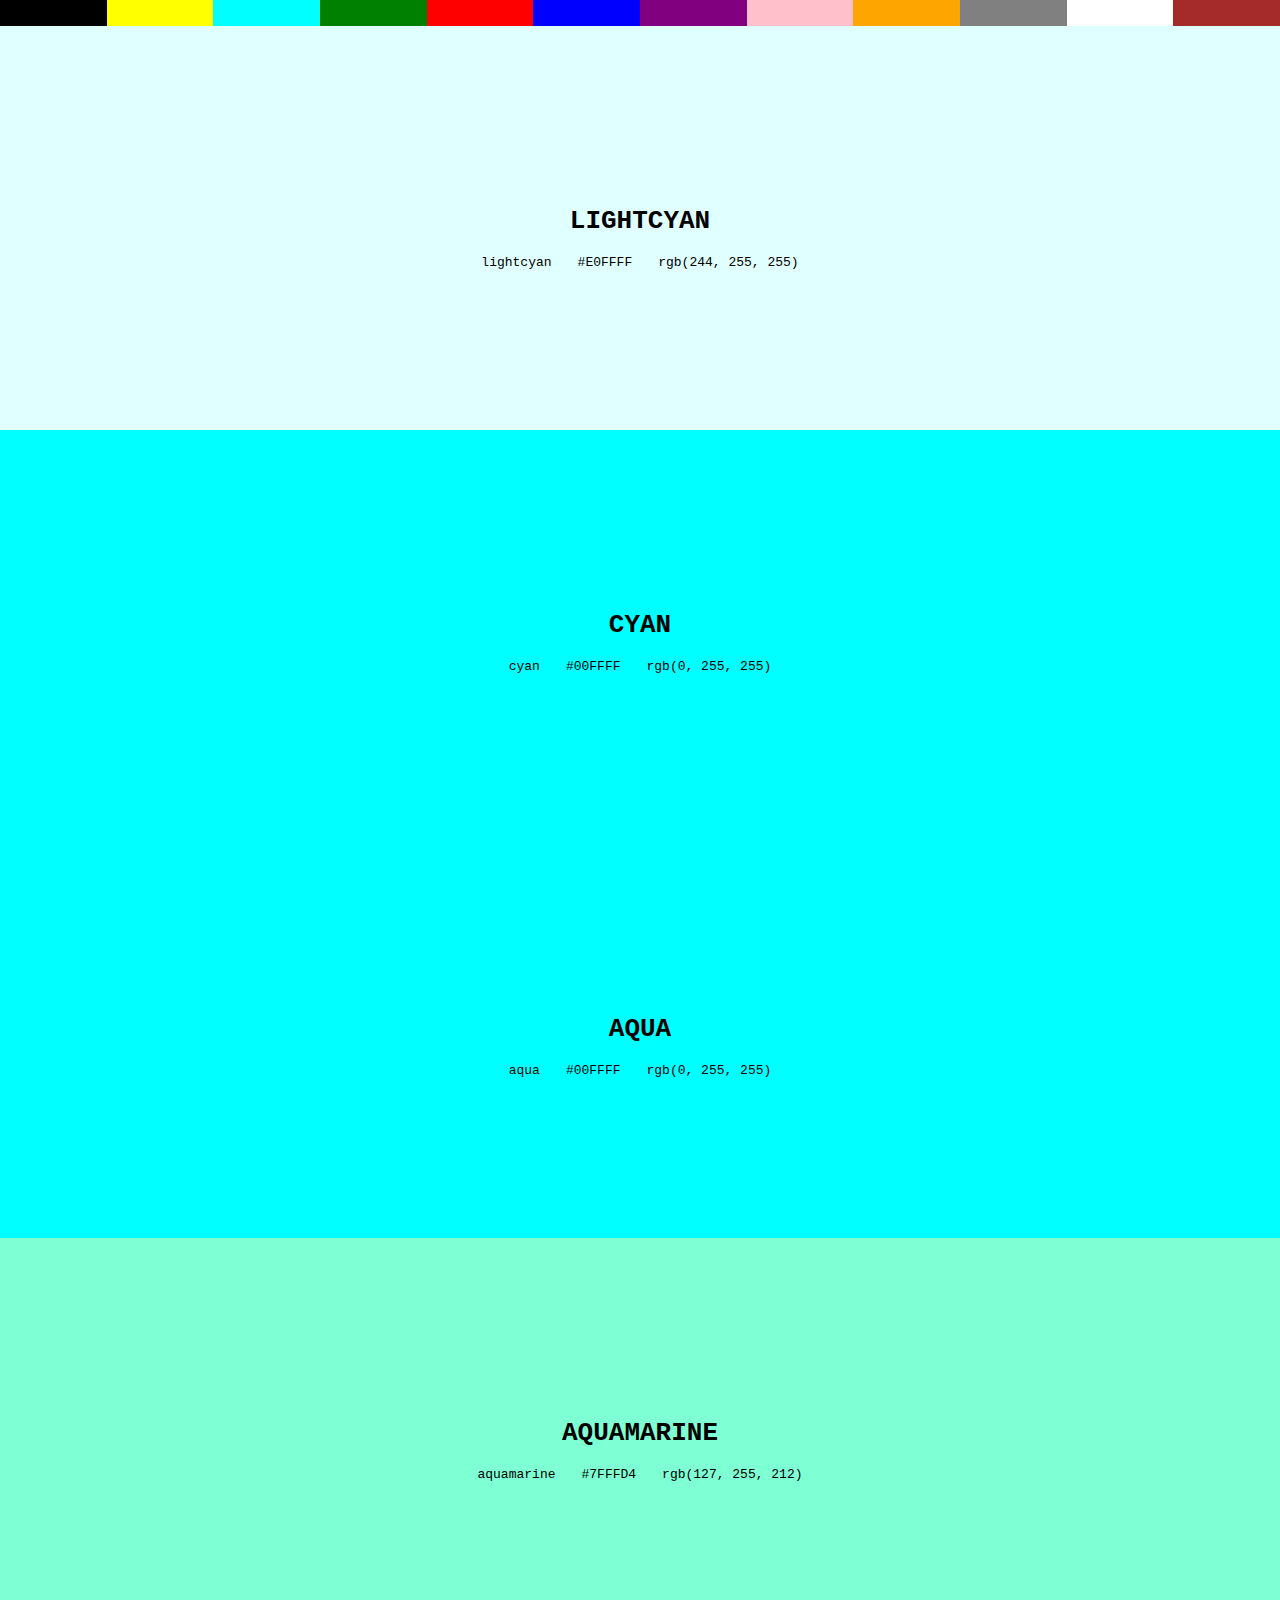
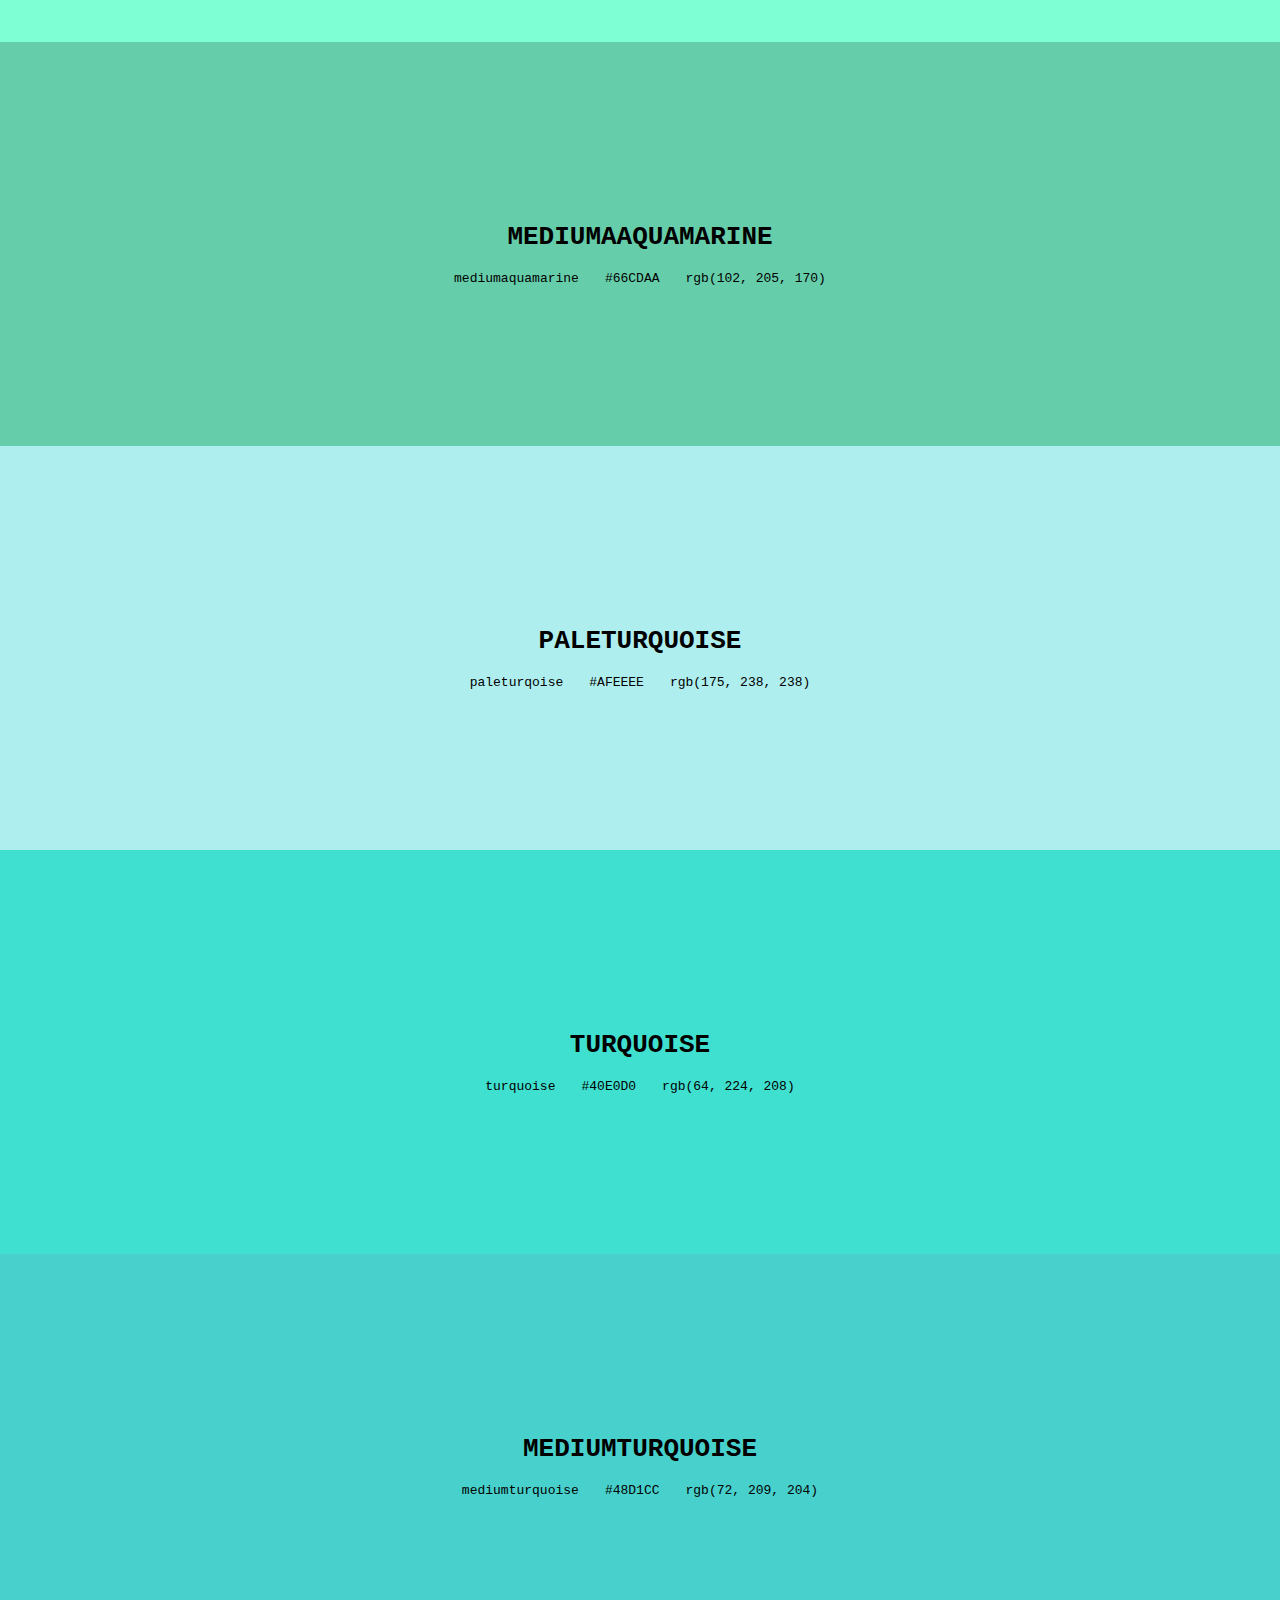
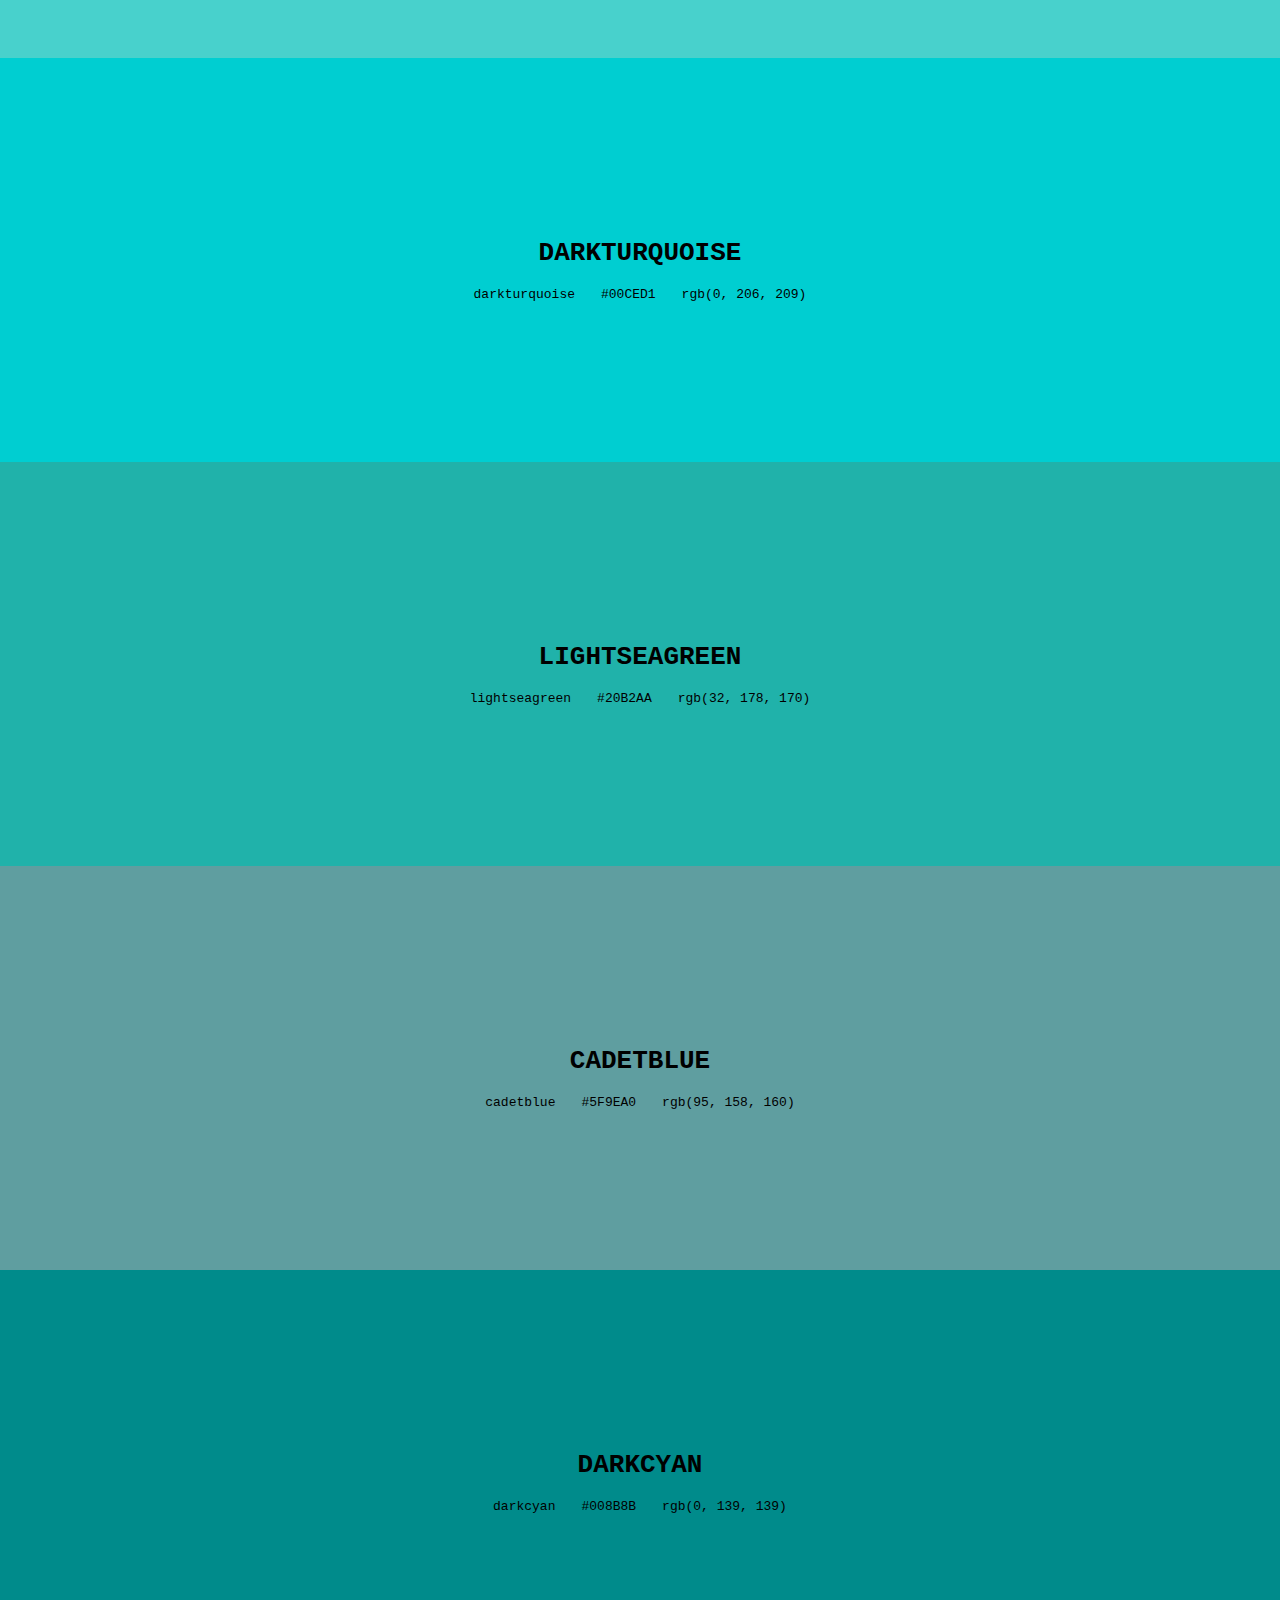
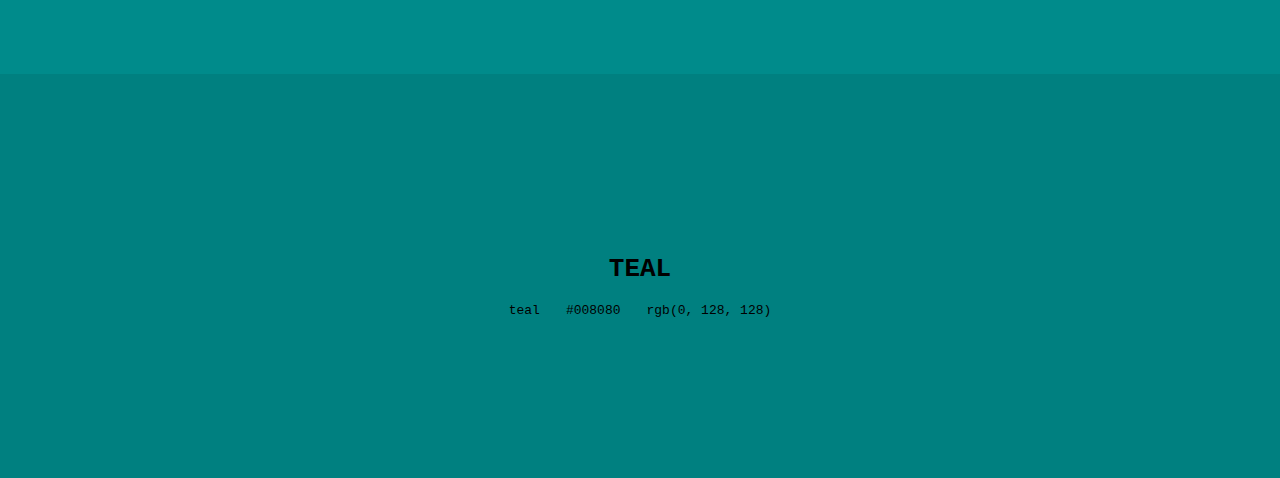
<file: cyan.html>
<html lang="en">
<head>
    <meta charset="UTF-8">
    <meta http-equiv="X-UA-Compatible" content="IE=edge">
    <meta name="viewport" content="width=device-width, initial-scale=1.0">
    <title>Document</title>
    <link rel="stylesheet" href="style.css">
</head>
<body>
    <nav class="categories fixed">
        <ul>
            <li><a href="index.html" title="black"></a></li>
            <li><a href="yellow.html" title="yellow"></a></li>
            <li><a href="cyan.html" title="cyan"></a></li>
            <li><a href="green.html" title="green"></a></li>
            <li><a href="red.html" title="red"></a></li>
            <li><a href="blue.html" title="blue"></a></li>
            <li><a href="purple.html" title="purle"></a></li>
            <li><a href="pink.html" title="pink"></a></li>
            <li><a href="orange.html" title="orange"></a></li>
            <li><a href="gray.html" title="gray"></a></li>
            <li><a href="white.html" title="white"></a></li>
            <li><a href="brown.html" title="brown"></a></li>
        </ul>
    </nav>
    <main>
        <ul>
            <li class="main3 light">
                <h1>LIGHTCYAN</h1>
                <ul>
                    <li>lightcyan</li>
                    <li>#E0FFFF</li>
                    <li>rgb(244, 255, 255)</li>
                </ul>
            </li>
            <li class="main3 light">
                <h1>CYAN</h1>
                <ul>
                    <li>cyan</li>
                    <li>#00FFFF</li>
                    <li>rgb(0, 255, 255)</li>
                </ul>
            </li>
            <li class="main3 dark">
                <h1>AQUA</h1>
                <ul>
                   <li>aqua</li>
                    <li>#00FFFF</li>
                    <li>rgb(0, 255, 255)</li>
                </ul>
            </li>
            <li class="main3 light">
                <h1>AQUAMARINE</h1>
                <ul>
                    <li>aquamarine</li>
                    <li>#7FFFD4</li>
                    <li>rgb(127, 255, 212)</li>
                </ul>
            </li>
            <li class="main3 light">
                <h1>MEDIUMAAQUAMARINE</h1>
                <ul>
                    <li>mediumaquamarine</li>
                    <li>#66CDAA</li>
                    <li>rgb(102, 205, 170)</li>
                </ul>
            </li>
            <li class="main3 dark">
                <h1>PALETURQUOISE</h1>
                <ul>
                    <li>paleturqoise</li>
                    <li>#AFEEEE</li>
                    <li>rgb(175, 238, 238)</li>
                </ul>
            </li>
            <li class="main3 dark">
                <h1>turquoise</h1>
                <ul>
                    <li>turquoise</li>
                    <li>#40E0D0</li>
                    <li>rgb(64, 224, 208)</li>
                </ul>
            </li>
            <li class="main3 dark">
                <h1>MEDIUMTURQUOISE</h1>
                <ul>
                    <li>mediumturquoise</li>
                    <li>#48D1CC</li>
                    <li>rgb(72, 209, 204)</li>
                </ul>
            </li>
            <li class="main3 dark">
                <h1>DARKTURQUOISE</h1>
                <ul>
                    <li>darkturquoise</li>
                    <li>#00CED1</li>
                    <li>rgb(0, 206, 209)</li>
                </ul>
            </li>
            <li class="main3 dark">
                <h1>LIGHTSEAGREEN</h1>
                <ul>
                    <li>lightseagreen</li>
                    <li>#20B2AA</li>
                    <li>rgb(32, 178, 170)</li>
                </ul>
            </li>
            <li class="main3 dark">
                <h1>CADETBLUE</h1>
                <ul>
                    <li>cadetblue</li>
                    <li>#5F9EA0</li>
                    <li>rgb(95, 158, 160)</li>
                </ul>
            </li>
            <li class="main3 dark">
                <h1>DARKCYAN</h1>
                <ul>
                    <li>darkcyan</li>
                    <li>#008B8B</li>
                    <li>rgb(0, 139, 139)</li>
                </ul>
            </li>
            <li class="main3 dark">
                <h1>TEAL</h1>
                <ul>
                    <li>teal</li>
                    <li>#008080</li>
                    <li>rgb(0, 128, 128)</li>
                </ul>
            </li>
        </ul>
    </main>
</body>
</html>
</file>
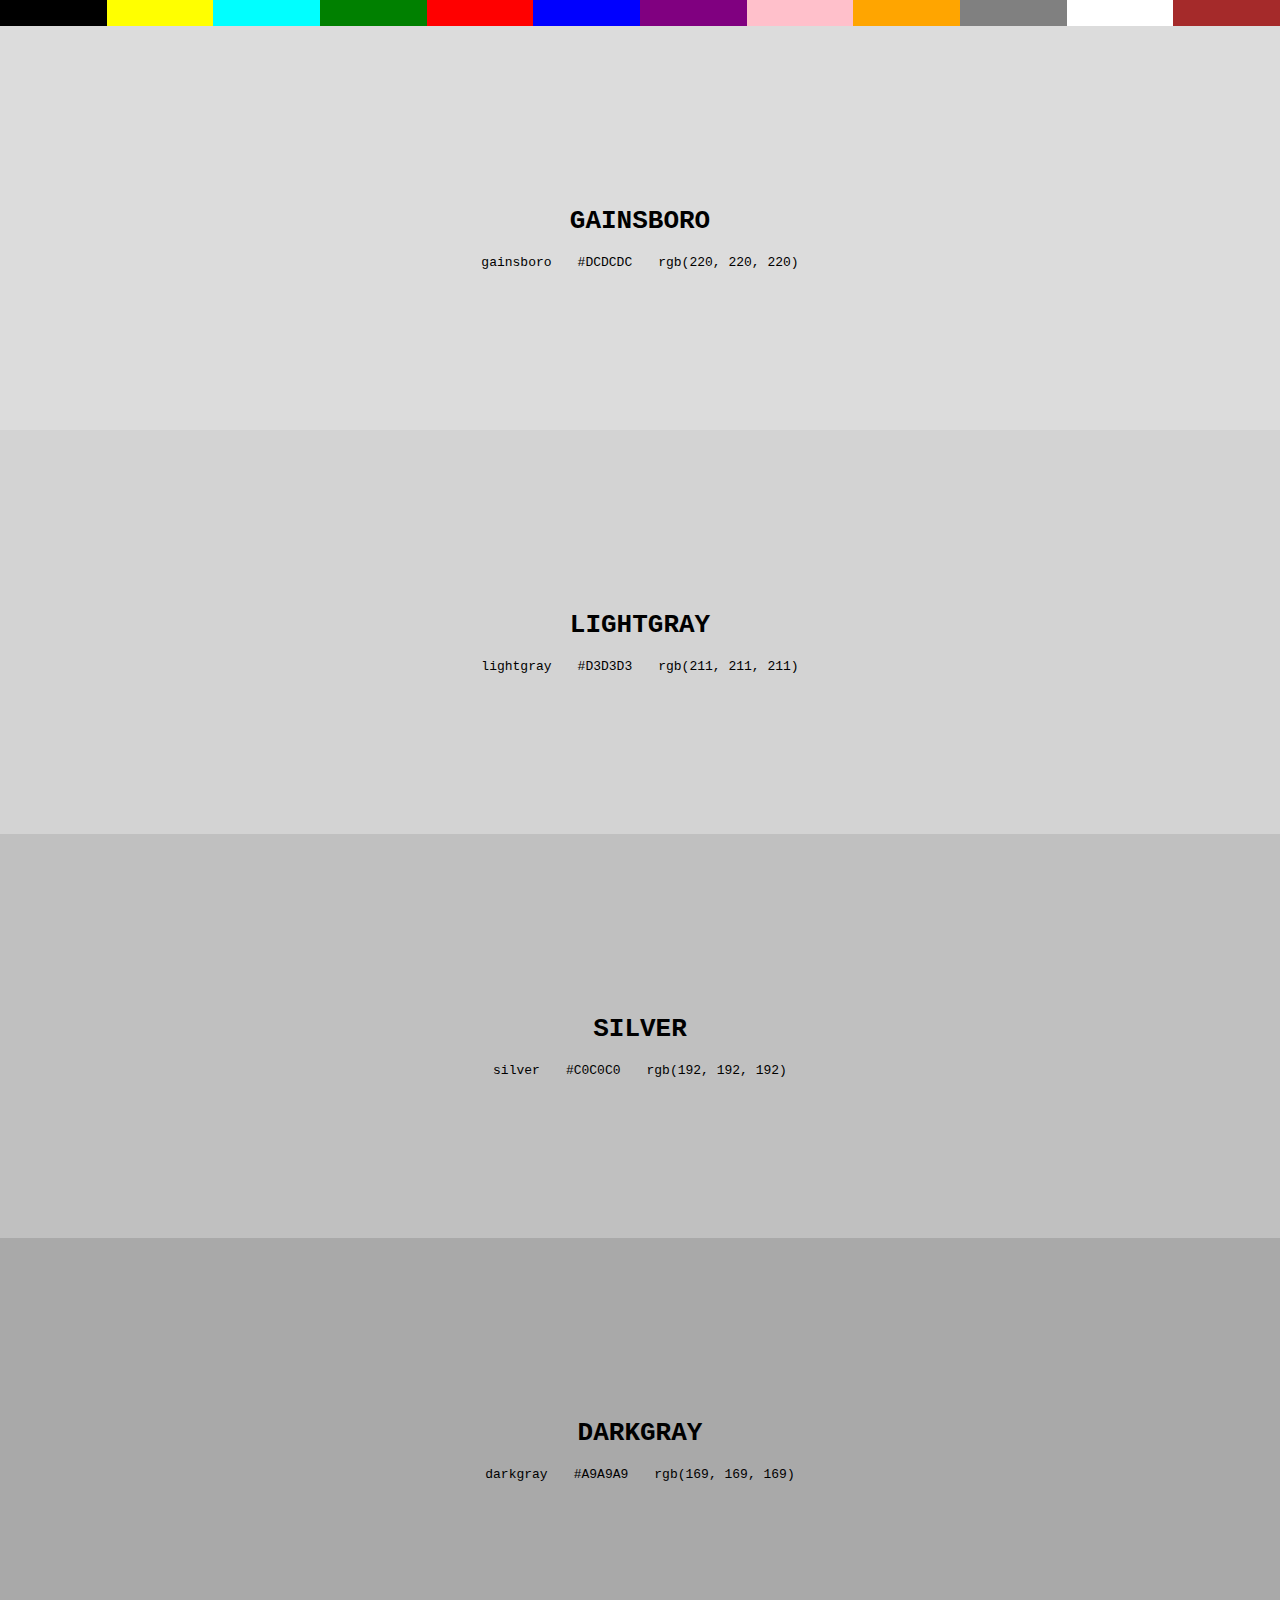
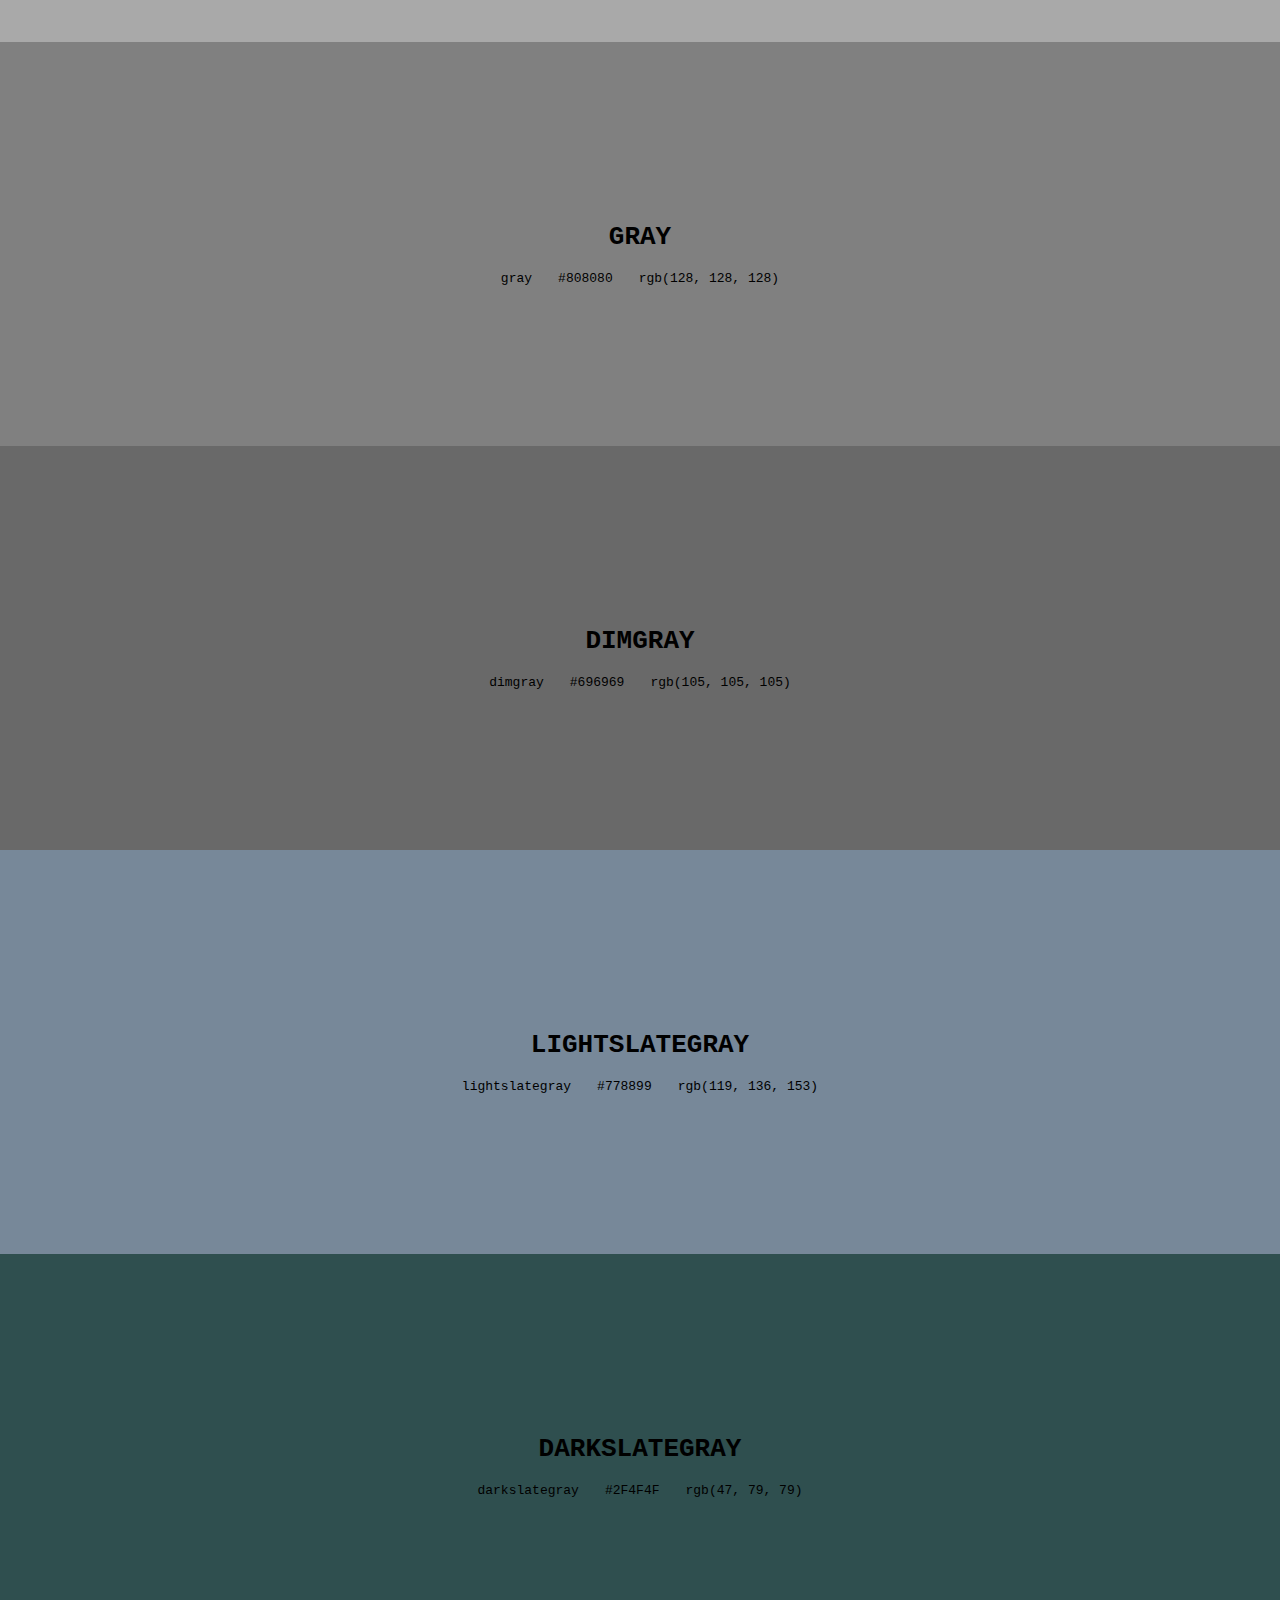
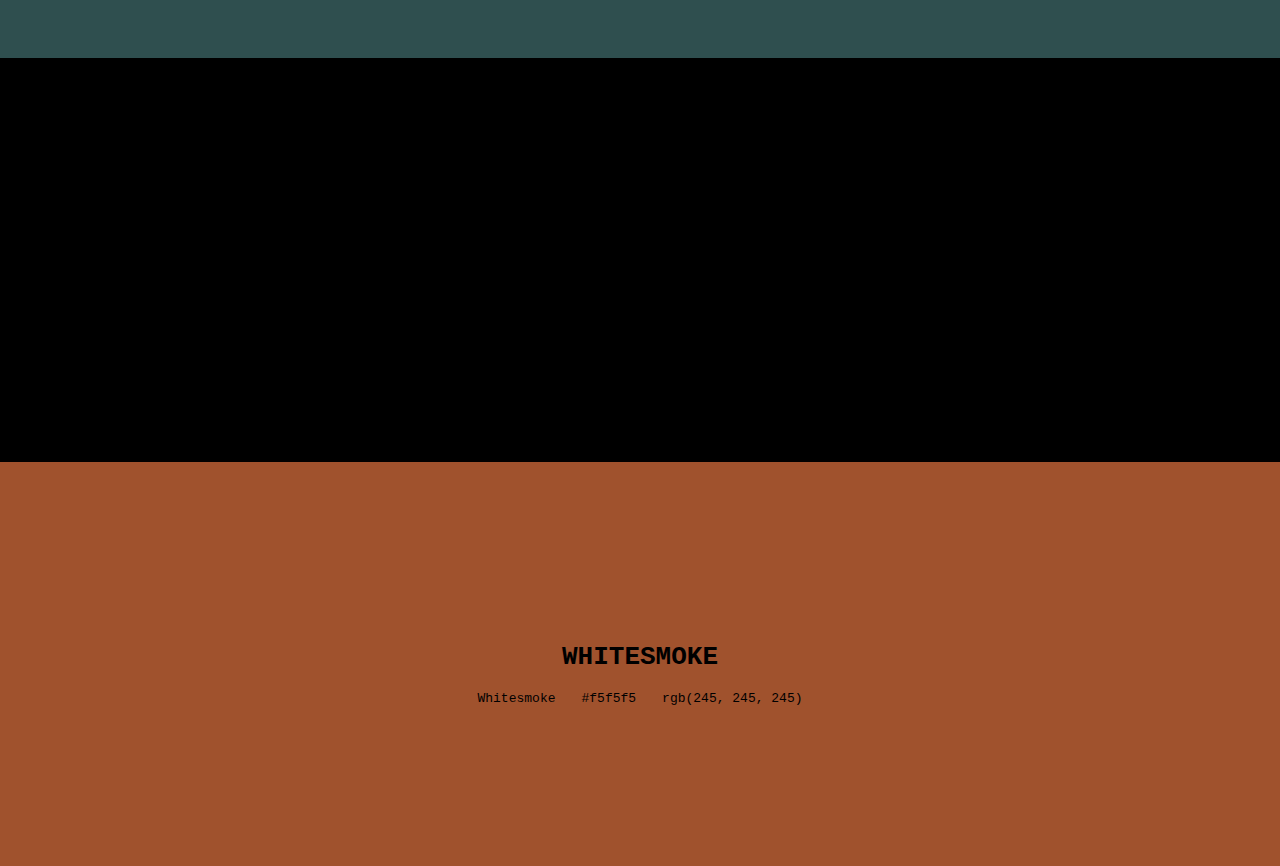
<file: gray.html>
<html lang="en">
<head>
    <meta charset="UTF-8">
    <meta http-equiv="X-UA-Compatible" content="IE=edge">
    <meta name="viewport" content="width=device-width, initial-scale=1.0">
    <title>Document</title>
    <link rel="stylesheet" href="style.css">
</head>
<body>
    <nav class="categories fixed">
        <ul>
            <li><a href="index.html" title="blaqk"></a></li>
            <li><a href="yellow.html" title="yellow"></a></li>
            <li><a href="cyan.html" title="cyan"></a></li>
            <li><a href="green.html" title="green"></a></li>
            <li><a href="red.html" title="red"></a></li>
            <li><a href="blue.html" title="blue"></a></li>
            <li><a href="purple.html" title="purle"></a></li>
            <li><a href="pink.html"></a></li>
            <li><a href="orange.html"></a></li>
            <li><a href="gray.html"></a></li>
            <li><a href="white.html"></a></li>
            <li><a href="brown.html"></a></li>
        </ul>
    </nav>
    <main>
        <ul>
            <li class="main light">
                <h1>GAINSBORO</h1>
                <ul>
                    <li>gainsboro</li>
                    <li>#DCDCDC</li>
                    <li>rgb(220, 220, 220)</li>
                </ul>
            </li>
            <li class="main light">
                <h1>LIGHTGRAY</h1>
                <ul>
                    <li>lightgray</li>
                    <li>#D3D3D3</li>
                    <li>rgb(211, 211, 211)</li>
                </ul>
            </li>
            <li class="main dark">
                <h1>SILVER</h1>
                <ul>
                    <li>silver</li>
                    <li>#C0C0C0</li>
                    <li>rgb(192, 192, 192)</li>
                </ul>
            </li>
            <li class="main light">
                <h1>DARKGRAY</h1>
                <ul>
                    <li>darkgray</li>
                    <li>#A9A9A9</li>
                    <li>rgb(169, 169, 169)</li>
                </ul>
            </li>
            <li class="main light">
                <h1>GRAY</h1>
                <ul>
                    <li>gray</li>
                    <li>#808080</li>
                    <li>rgb(128, 128, 128)</li>
                </ul>
            </li>
            <li class="main dark">
                <h1>DIMGRAY</h1>
                <ul>
                    <li>dimgray</li>
                    <li>#696969</li>
                    <li>rgb(105, 105, 105)</li>
                </ul>
            </li>
            <li class="main dark">
                <h1>LIGHTSLATEGRAY</h1>
                <ul>
                    <li>lightslategray</li>
                    <li>#778899</li>
                    <li>rgb(119, 136, 153)</li>
                </ul>
            </li>
            <li class="main dark">
                <h1>DARKSLATEGRAY</h1>
                <ul>
                    <li>darkslategray</li>
                    <li>#2F4F4F</li>
                    <li>rgb(47, 79, 79)</li>
                </ul>
            </li>
            <li class="main dark">
                <h1>BLACK</h1>
                <ul>
                    <li>black</li>
                    <li>#000000</li>
                    <li>rgb(0, 0, 0)</li>
                </ul>
            </li>
            <li class="main dark">
                <h1>Whitesmoke</h1>
                <ul>
                    <li>Whitesmoke</li>
                    <li>#f5f5f5</li>
                    <li>rgb(245, 245, 245)</li>
                </ul>
            </li>
        </ul>
    </main>
</body>
</html>
</file>
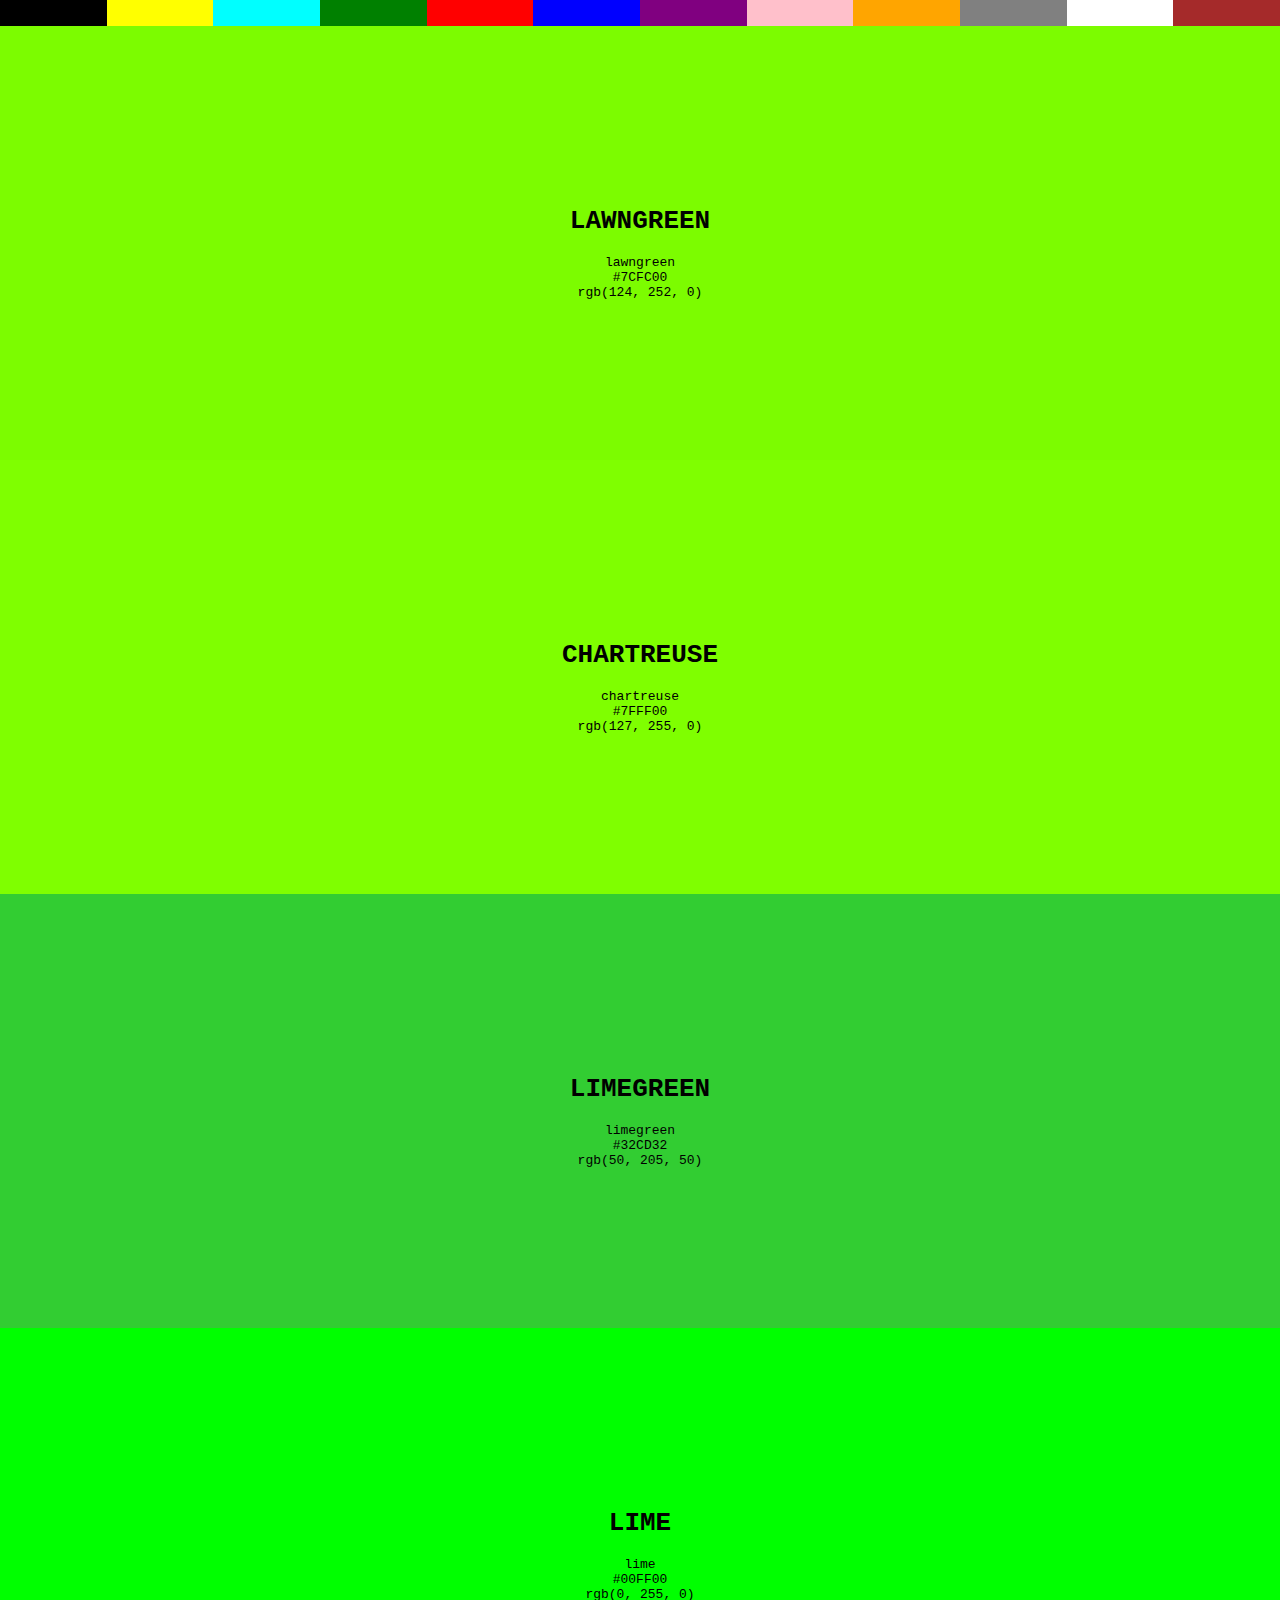
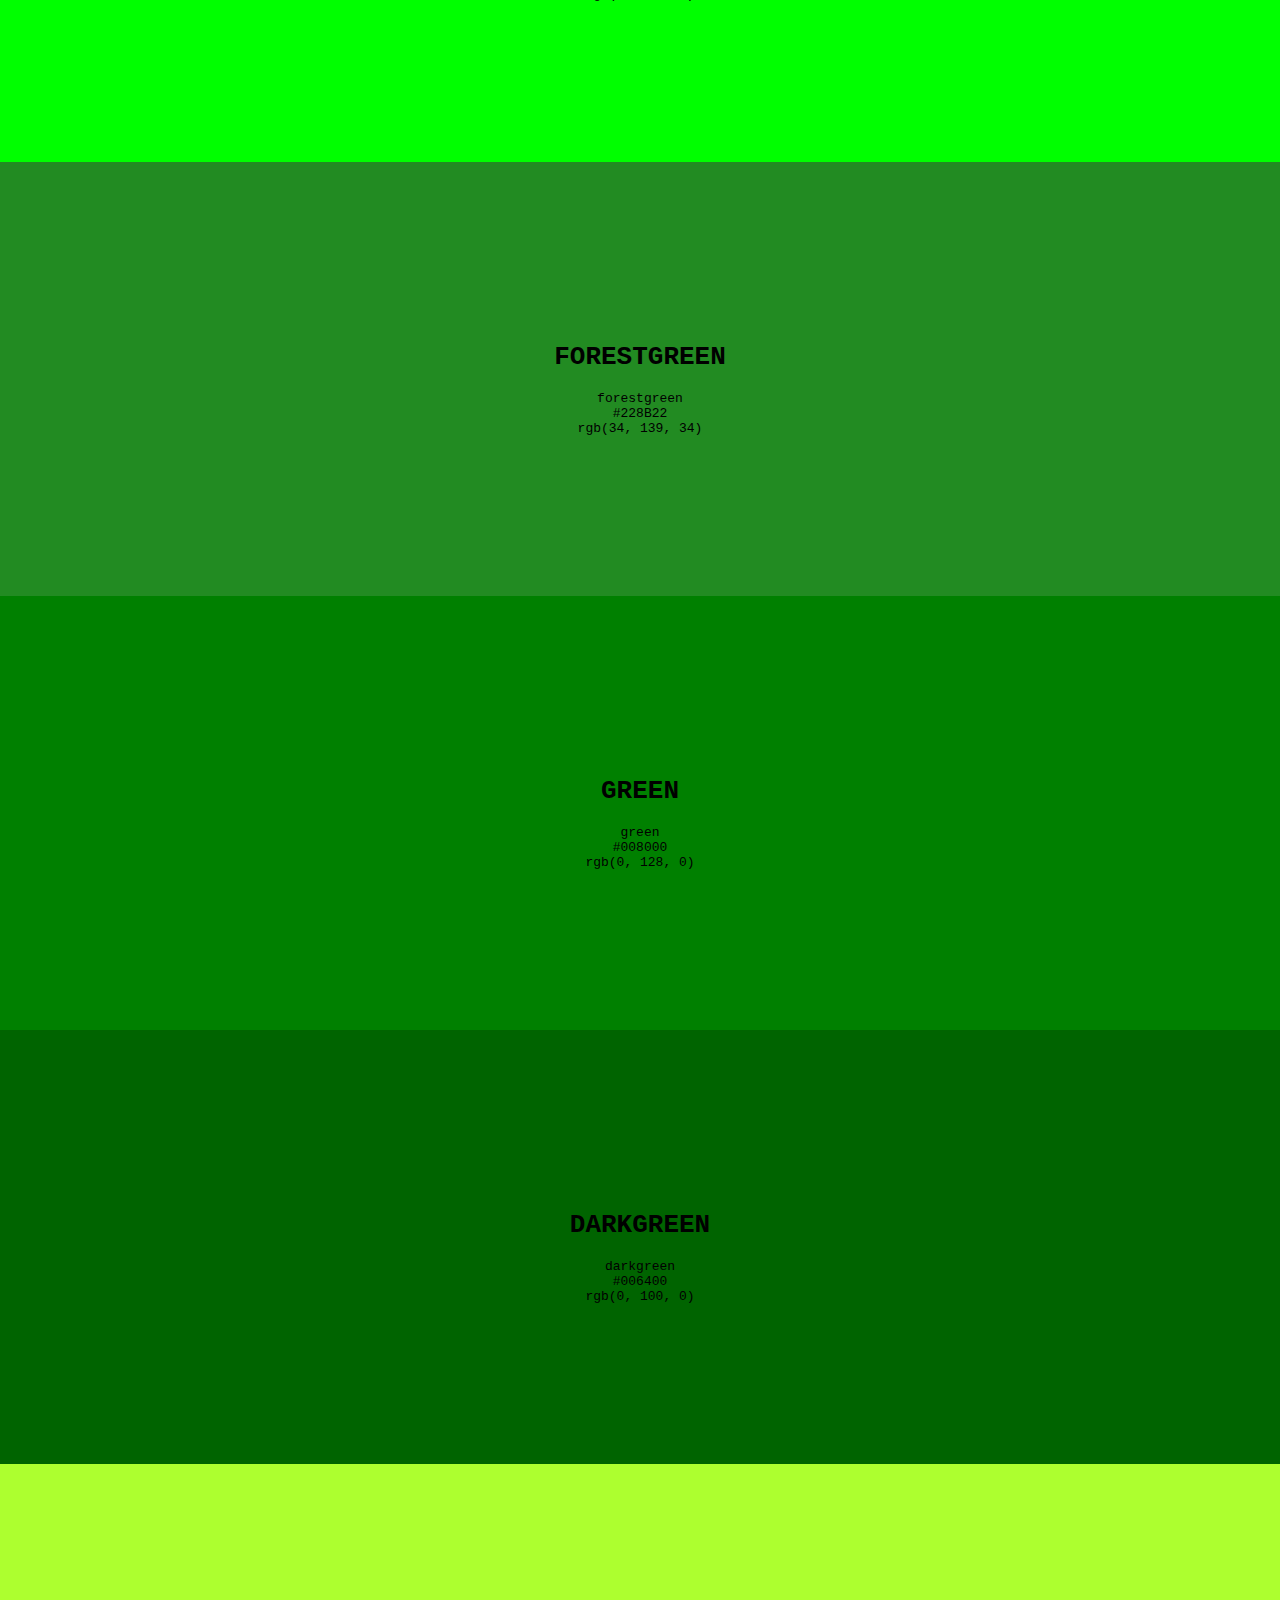
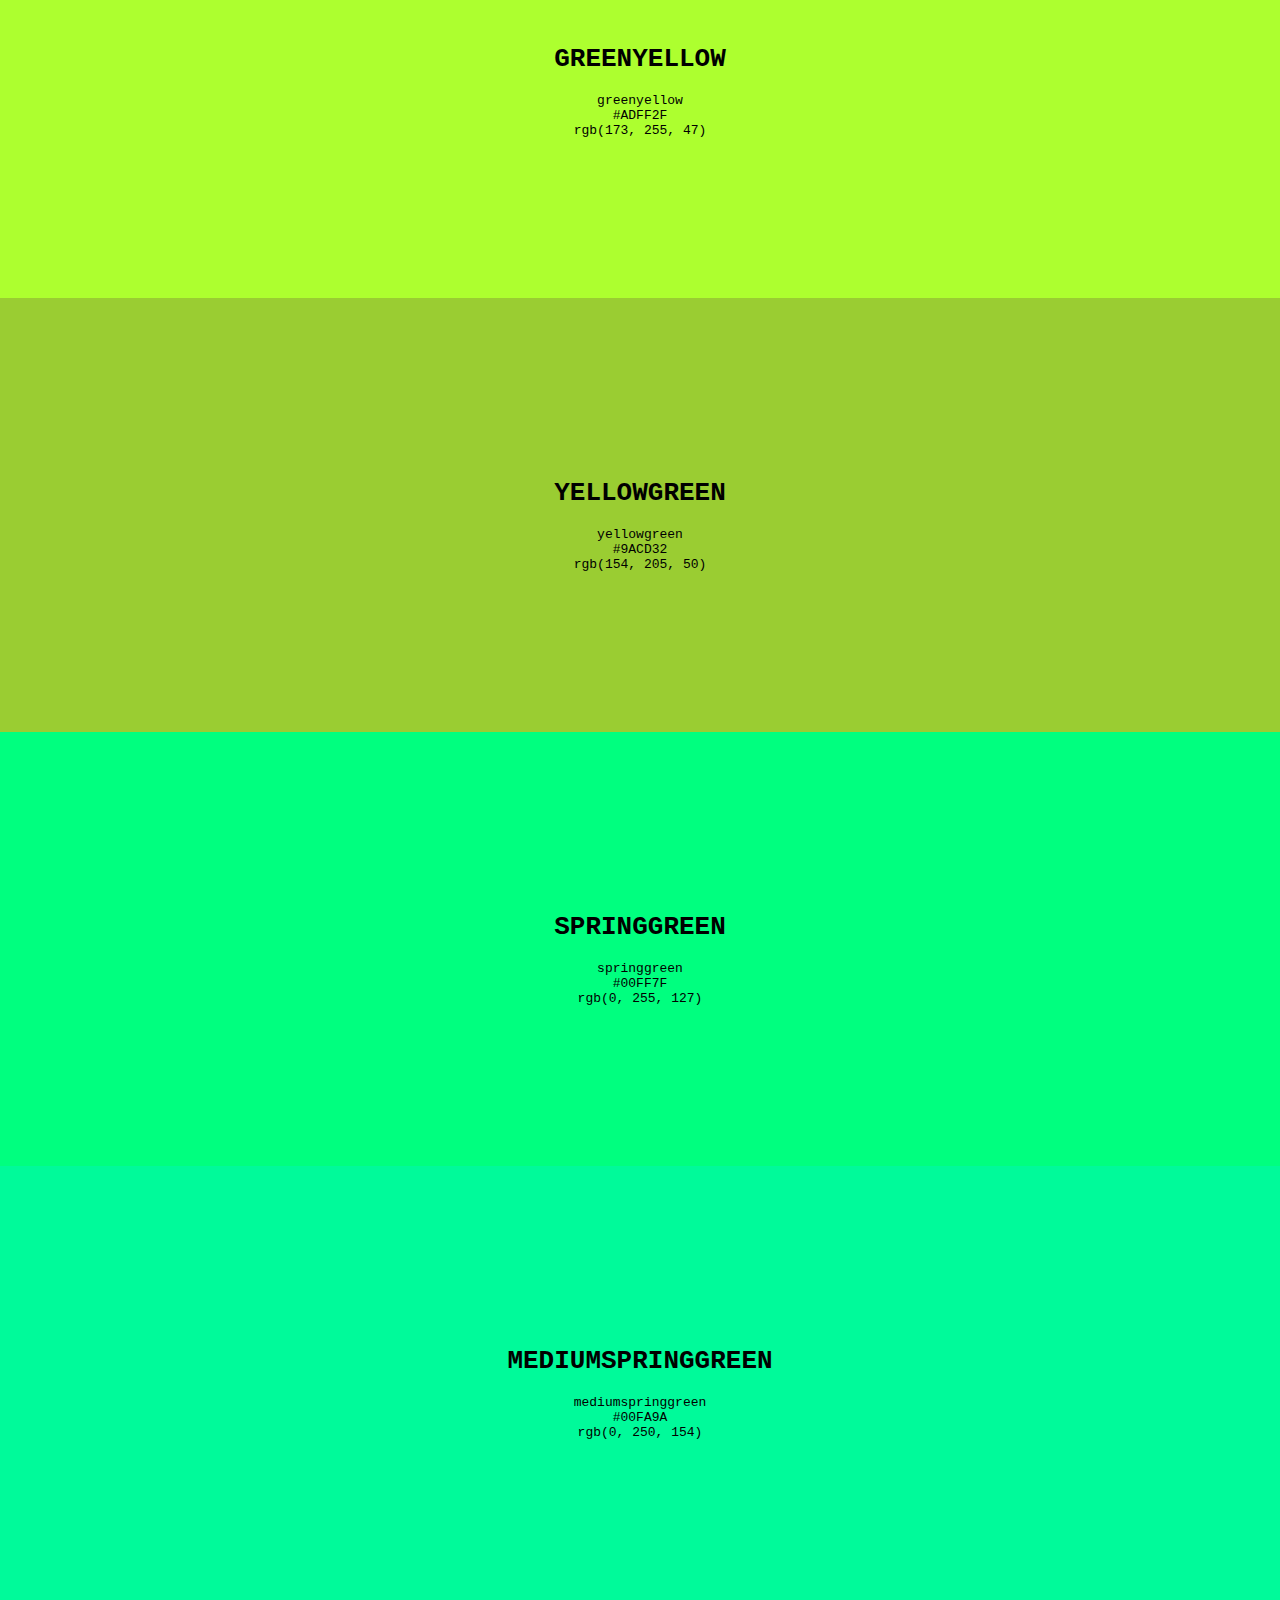
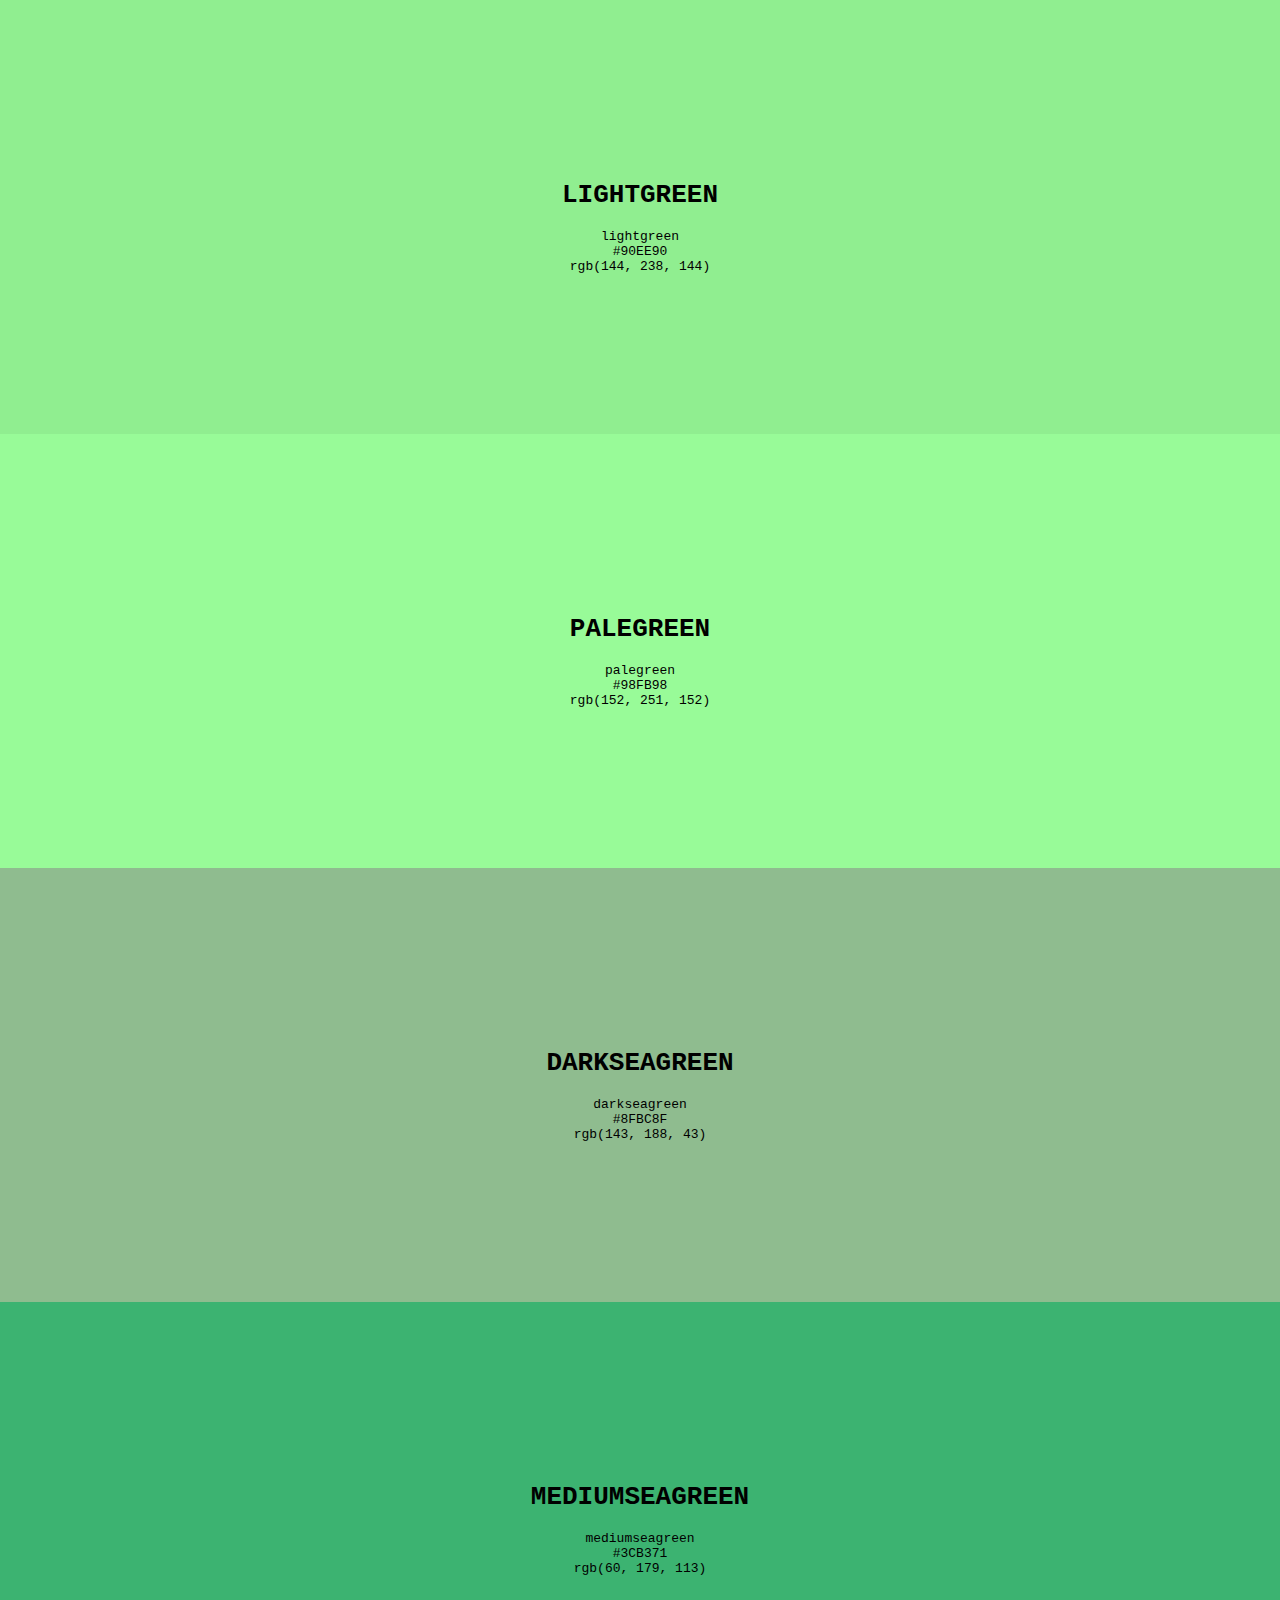
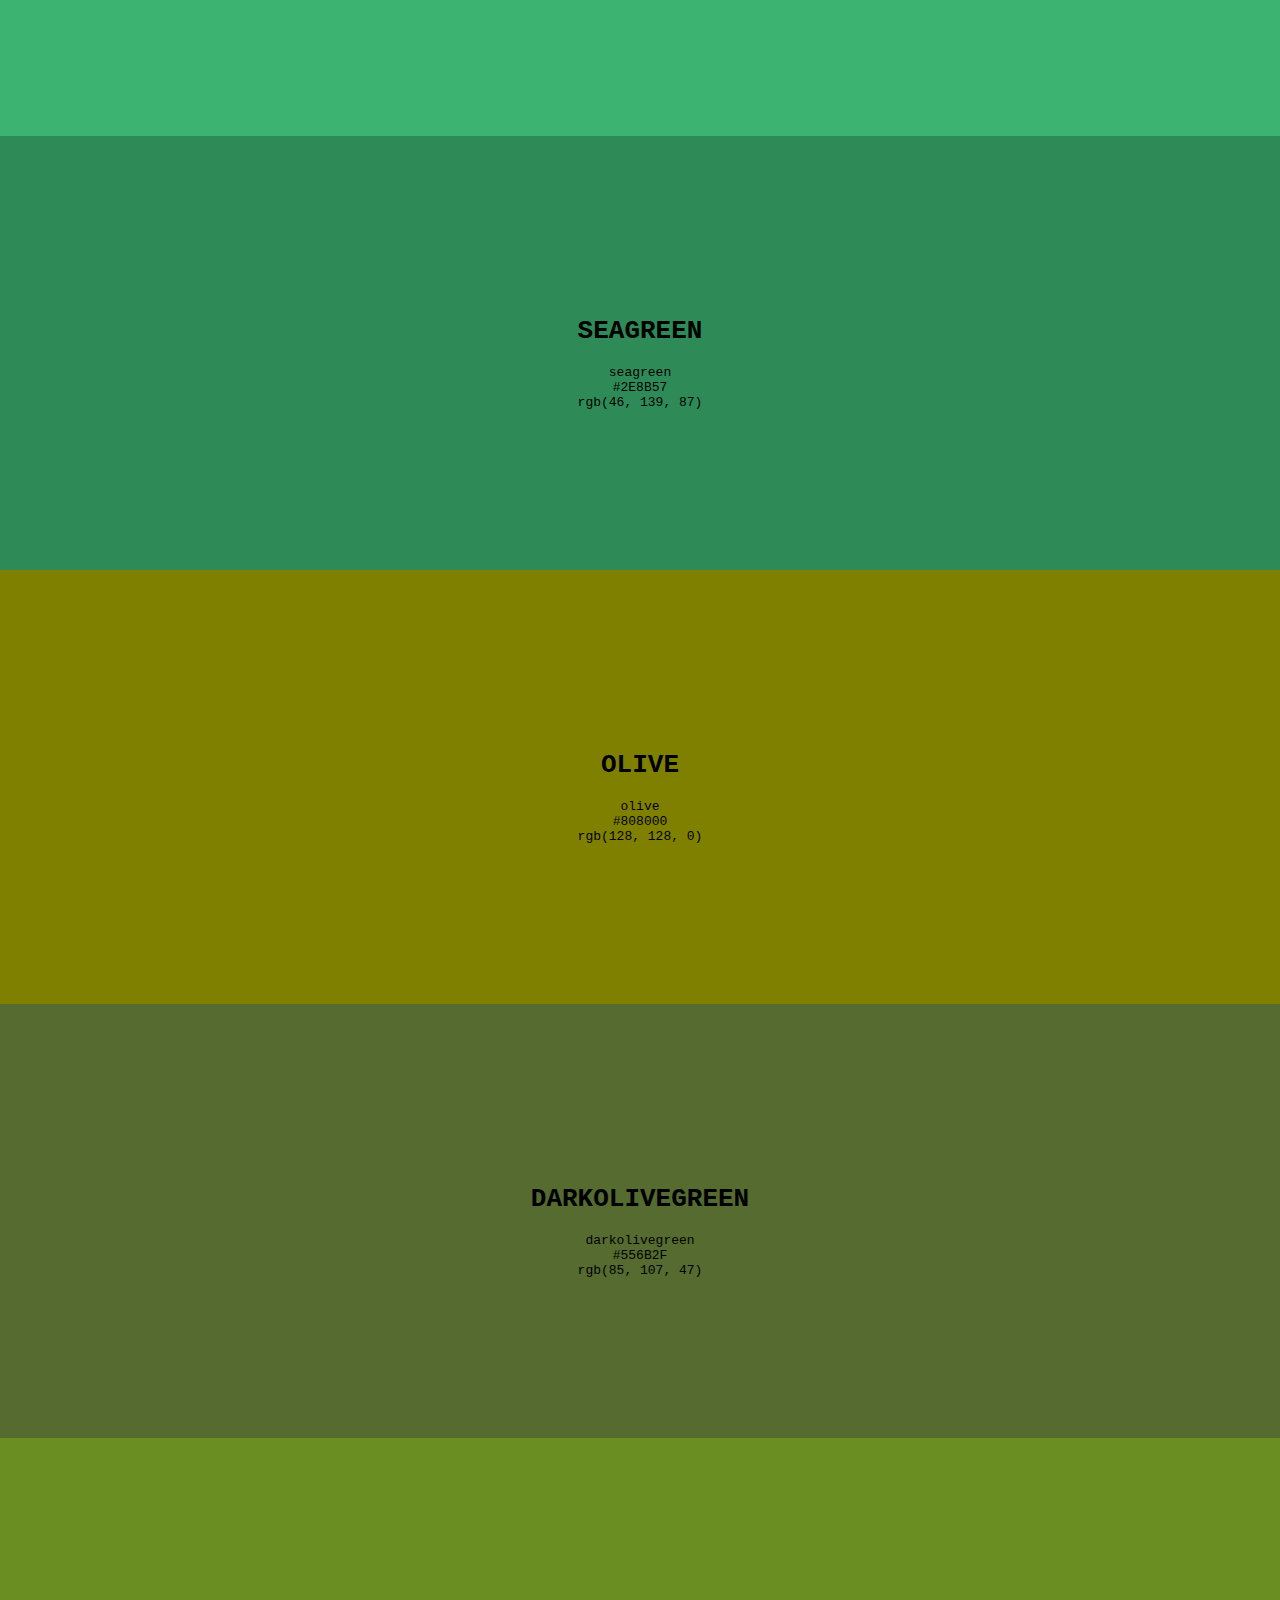
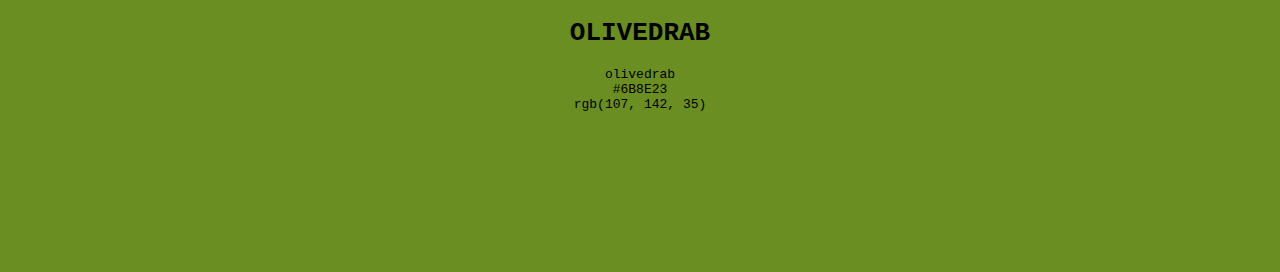
<file: green.html>
<html lang="en">
<head>
    <meta charset="UTF-8">
    <meta http-equiv="X-UA-Compatible" content="IE=edge">
    <meta name="viewport" content="width=device-width, initial-scale=1.0">
    <title>Document</title>
    <link rel="stylesheet" href="style.css">
</head>
<body>
    <nav class="categories fixed">
        <ul>
            <li><a href="index.html" title="black"></a></li>
            <li><a href="yellow.html" title="yellow"></a></li>
            <li><a href="cyan.html" title="cyan"></a></li>
            <li><a href="green.html" title="green"></a></li>
            <li><a href="red.html" title="red"></a></li>
            <li><a href="blue.html" title="blue"></a></li>
            <li><a href="purple.html" title="purle"></a></li>
            <li><a href="pink.html" title="pink"></a></li>
            <li><a href="orange.html" title="orange"></a></li>
            <li><a href="gray.html" title="gray"></a></li>
            <li><a href="white.html" title="white"></a></li>
            <li><a href="brown.html" title="brown"></a></li>
        </ul>
    </nav>
    <main>
        <ul>
            <li class="main2 light">
                <h1>LAWNGREEN</h1>
                <ul>
                    <li>lawngreen</li>
                    <li>#7CFC00</li>
                    <li>rgb(124, 252, 0)</li>
                </ul>
            </li>
            <li class="main2 light">
                <h1>CHARTREUSE</h1>
                <ul>
                    <li>chartreuse</li>
                    <li>#7FFF00</li>
                    <li>rgb(127, 255, 0)</li>
                </ul>
            </li>
            <li class="main2 dark">
                <h1>LIMEGREEN</h1>
                <ul>
                    <li>limegreen</li>
                    <li>#32CD32</li>
                    <li>rgb(50, 205, 50)</li>
                </ul>
            </li>
            <li class="main2 light">
                <h1>LIME</h1>
                <ul>
                    <li>lime</li>
                    <li>#00FF00</li>
                    <li>rgb(0, 255, 0)</li>
                </ul>
            </li>
            <li class="main2 light">
                <h1>FORESTGREEN</h1>
                <ul>
                    <li>forestgreen</li>
                    <li>#228B22</li>
                    <li>rgb(34, 139, 34)</li>
                </ul>
            </li>
            <li class="main2 dark">
                <h1>GREEN</h1>
                <ul>
                    <li>green</li>
                    <li>#008000</li>
                    <li>rgb(0, 128, 0)</li>
                </ul>
            </li>
            <li class="main2 dark">
                <h1>DARKGREEN</h1>
                <ul>
                    <li>darkgreen</li>
                    <li>#006400</li>
                    <li>rgb(0, 100, 0)</li>
                </ul>
            </li>
            <li class="main2 dark">
                <h1>GREENYELLOW</h1>
                <ul>
                    <li>greenyellow</li>
                    <li>#ADFF2F</li>
                    <li>rgb(173, 255, 47)</li>
                </ul>
            </li>
            <li class="main2 dark">
                <h1>YELLOWGREEN</h1>
                <ul>
                    <li>yellowgreen</li>
                    <li>#9ACD32</li>
                    <li>rgb(154, 205, 50)</li>
                </ul>
            </li>
            <li class="main2 dark">
                <h1>SPRINGGREEN</h1>
                <ul>
                    <li>springgreen</li>
                    <li>#00FF7F</li>
                    <li>rgb(0, 255, 127)</li>
                </ul>
            </li>
            <li class="main2 dark">
                <h1>MEDIUMSPRINGGREEN</h1>
                <ul>
                    <li>mediumspringgreen</li>
                    <li>#00FA9A</li>
                    <li>rgb(0, 250, 154)</li>
                </ul>
            </li>
            <li class="main2 dark">
                <h1>LIGHTGREEN</h1>
                <ul>
                    <li>lightgreen</li>
                    <li>#90EE90</li>
                    <li>rgb(144, 238, 144)</li>
                </ul>
            </li>
            <li class="main2 dark">
                <h1>PALEGREEN</h1>
                <ul>
                    <li>palegreen</li>
                    <li>#98FB98</li>
                    <li>rgb(152, 251, 152)</li>
                </ul>
            </li>
            <li class="main2 dark">
                <h1>DARKSEAGREEN</h1>
                <ul>
                    <li>darkseagreen</li>
                    <li>#8FBC8F</li>
                    <li>rgb(143, 188, 43)</li>
                </ul>
            </li>
            <li class="main2 dark">
                <h1>MEDIUMSEAGREEN</h1>
                <ul>
                    <li>mediumseagreen</li>
                    <li>#3CB371</li>
                    <li>rgb(60, 179, 113)</li>
                </ul>
            </li>
            <li class="main2 dark">
                <h1>SEAGREEN</h1>
                <ul>
                    <li>seagreen</li>
                    <li>#2E8B57</li>
                    <li>rgb(46, 139, 87)</li>
                </ul>
            </li>
            <li class="main2 dark">
                <h1>OLIVE</h1>
                <ul>
                    <li>olive</li>
                    <li>#808000</li>
                    <li>rgb(128, 128, 0)</li>
                </ul>
            </li>
            <li class="main2 dark">
                <h1>DARKOLIVEGREEN</h1>
                <ul>
                    <li>darkolivegreen</li>
                    <li>#556B2F</li>
                    <li>rgb(85, 107, 47)</li>
                </ul>
            </li>
            <li class="main2 dark">
                <h1>OLIVEDRAB</h1>
                <ul>
                    <li>olivedrab</li>
                    <li>#6B8E23</li>
                    <li>rgb(107, 142, 35)</li>
                </ul>
            </li>
           
    </main>
</body>
</html>
</file>
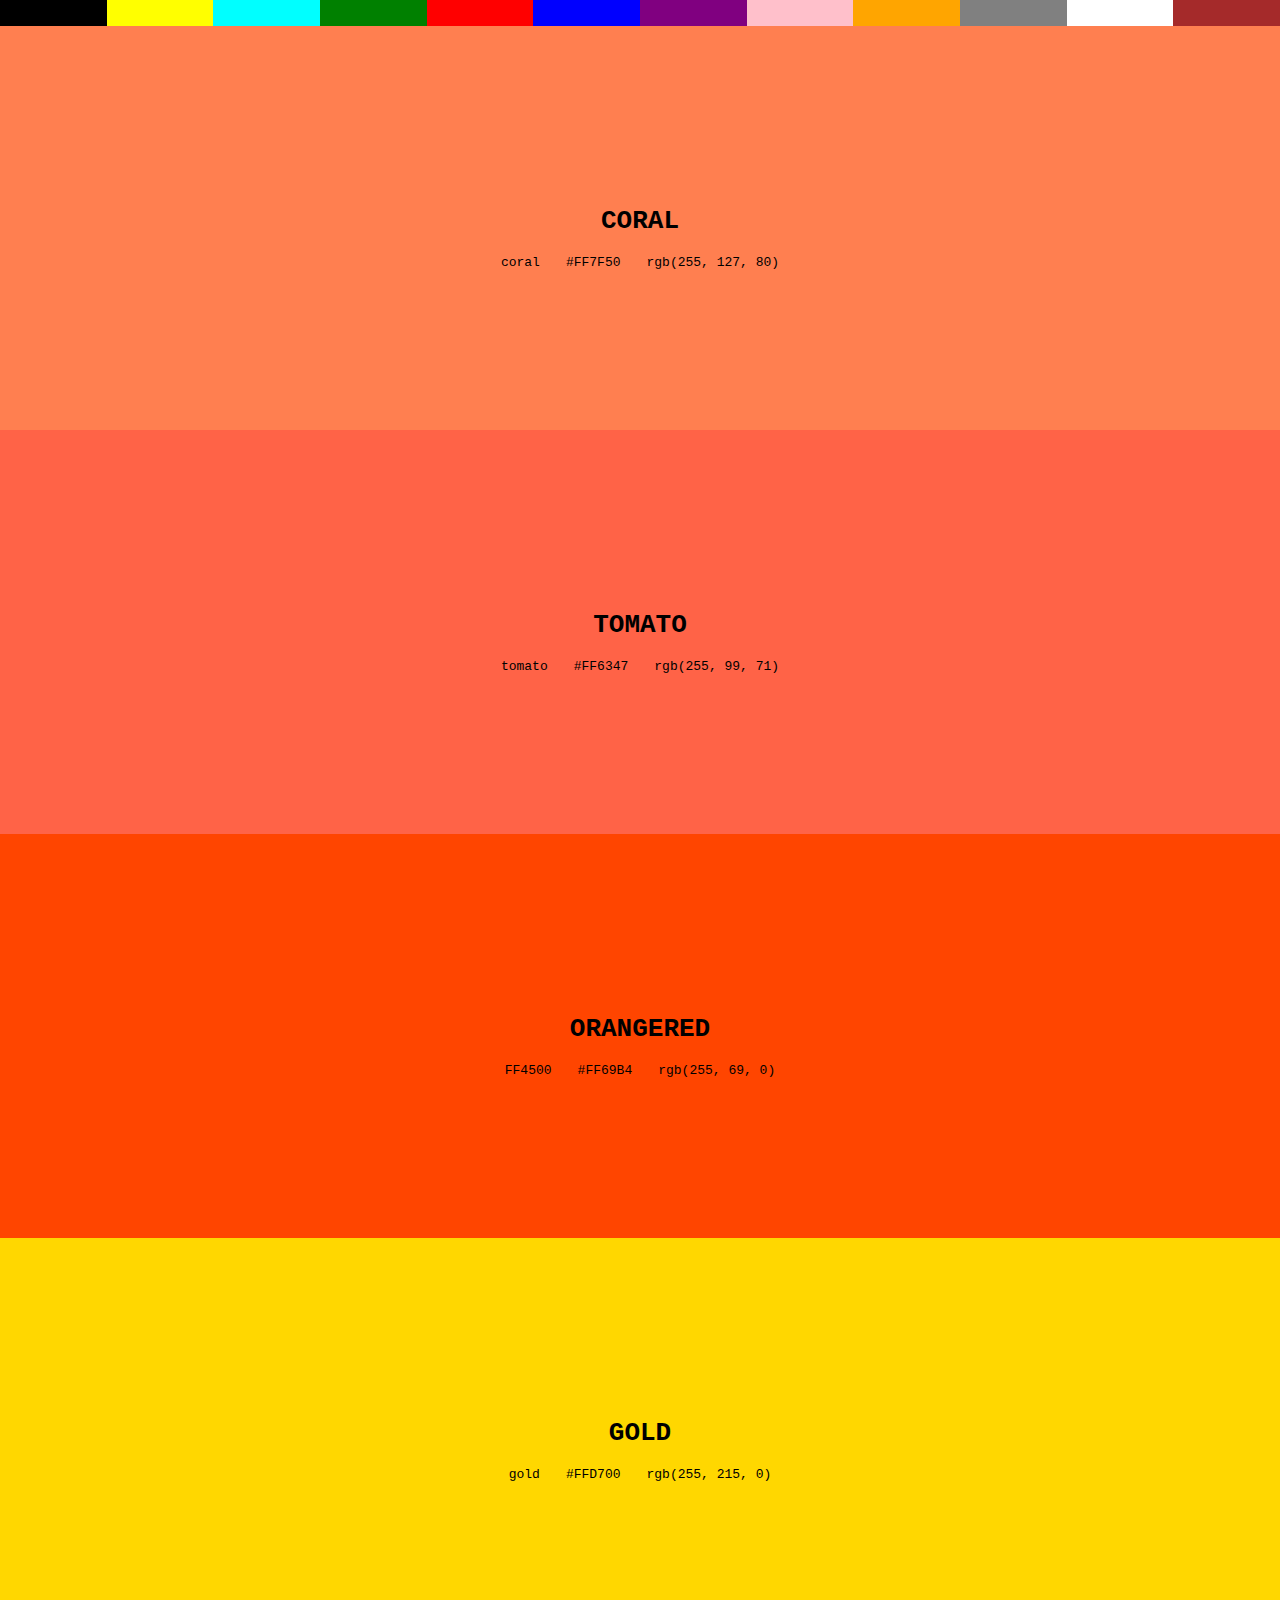
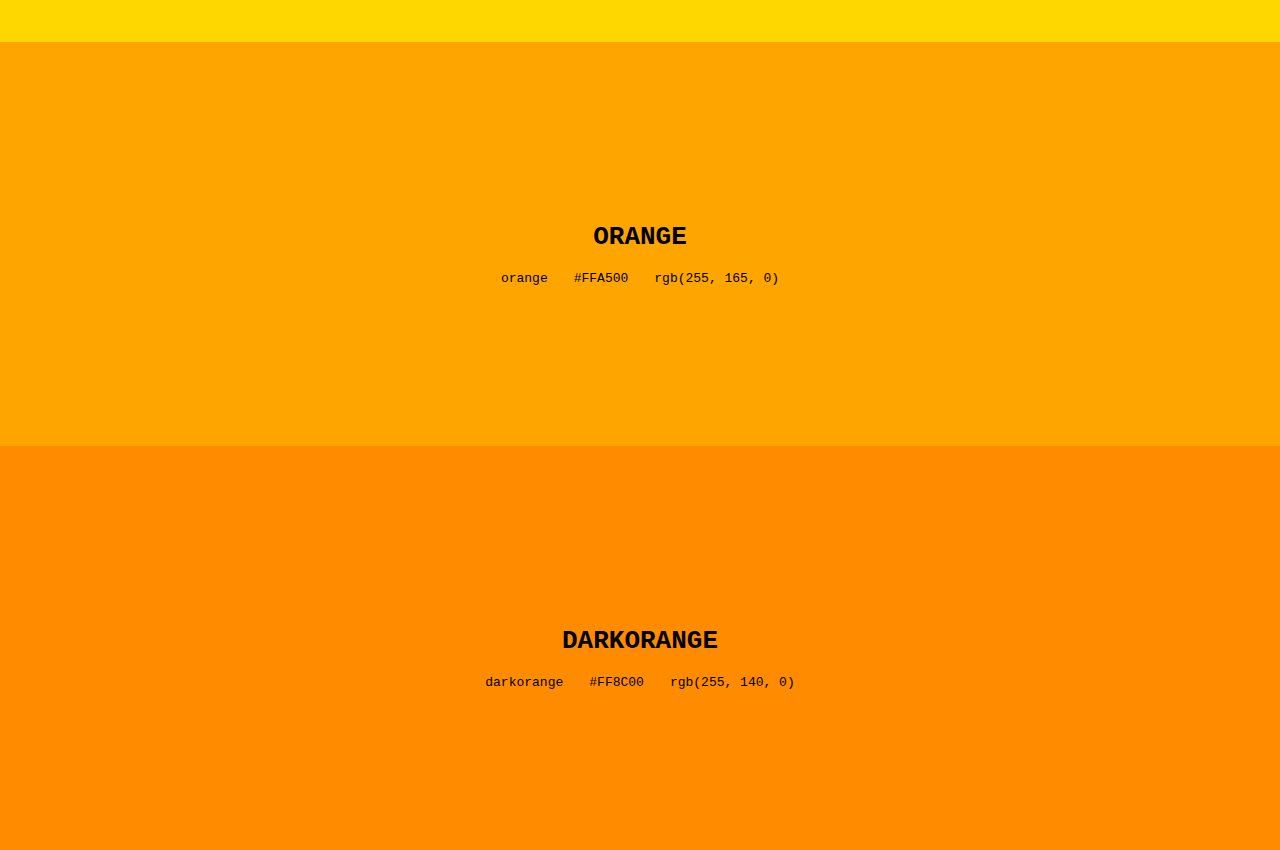
<file: orange.html>
<html lang="en">
<head>
    <meta charset="UTF-8">
    <meta http-equiv="X-UA-Compatible" content="IE=edge">
    <meta name="viewport" content="width=device-width, initial-scale=1.0">
    <title>Document</title>
    <link rel="stylesheet" href="style.css">
</head>
<body>
    <nav class="categories fixed">
        <ul>
            <li><a href="index.html" title="black"></a></li>
            <li><a href="yellow.html" title="yellow"></a></li>
            <li><a href="cyan.html" title="cyan"></a></li>
            <li><a href="green.html" title="green"></a></li>
            <li><a href="red.html" title="red"></a></li>
            <li><a href="blue.html" title="blue"></a></li>
            <li><a href="purple.html" title="purle"></a></li>
            <li><a href="pink.html" title="pink"></a></li>
            <li><a href="orange.html" title="orange"></a></li>
            <li><a href="gray.html" title="gray"></a></li>
            <li><a href="white.html" title="white"></a></li>
            <li><a href="brown.html" title="brown"></a></li>
        </ul>
    </nav>
    <main>
        <ul>
            <li class="main8 light">
                <h1>CORAL</h1>
                <ul>
                    <li>coral</li>
                    <li>#FF7F50</li>
                    <li>rgb(255, 127, 80)</li>
                </ul>
            </li>
            <li class="main8 light">
                <h1>TOMATO</h1>
                <ul>
                    <li>tomato</li>
                    <li>#FF6347</li>
                    <li>rgb(255, 99, 71)</li>
                </ul>
            </li>
            <li class="main8 dark">
                <h1>ORANGERED</h1>
                <ul>
                    <li>FF4500</li>
                    <li>#FF69B4</li>
                    <li>rgb(255, 69, 0)</li>
                </ul>
            </li>
            <li class="main8 light">
                <h1>GOLD</h1>
                <ul>
                    <li>gold</li>
                    <li>#FFD700</li>
                    <li>rgb(255, 215, 0)</li>
                </ul>
            </li>
            <li class="main8 light">
                <h1>ORANGE</h1>
                <ul>
                    <li>orange</li>
                    <li>#FFA500</li>
                    <li>rgb(255, 165, 0)</li>
                </ul>
            </li>
            <li class="main8 dark">
                <h1>DARKORANGE</h1>
                <ul>
                    <li>darkorange</li>
                    <li>#FF8C00</li>
                    <li>rgb(255, 140, 0)</li>
                </ul>
            </li>
    </main>
</body>
</html>
</file>
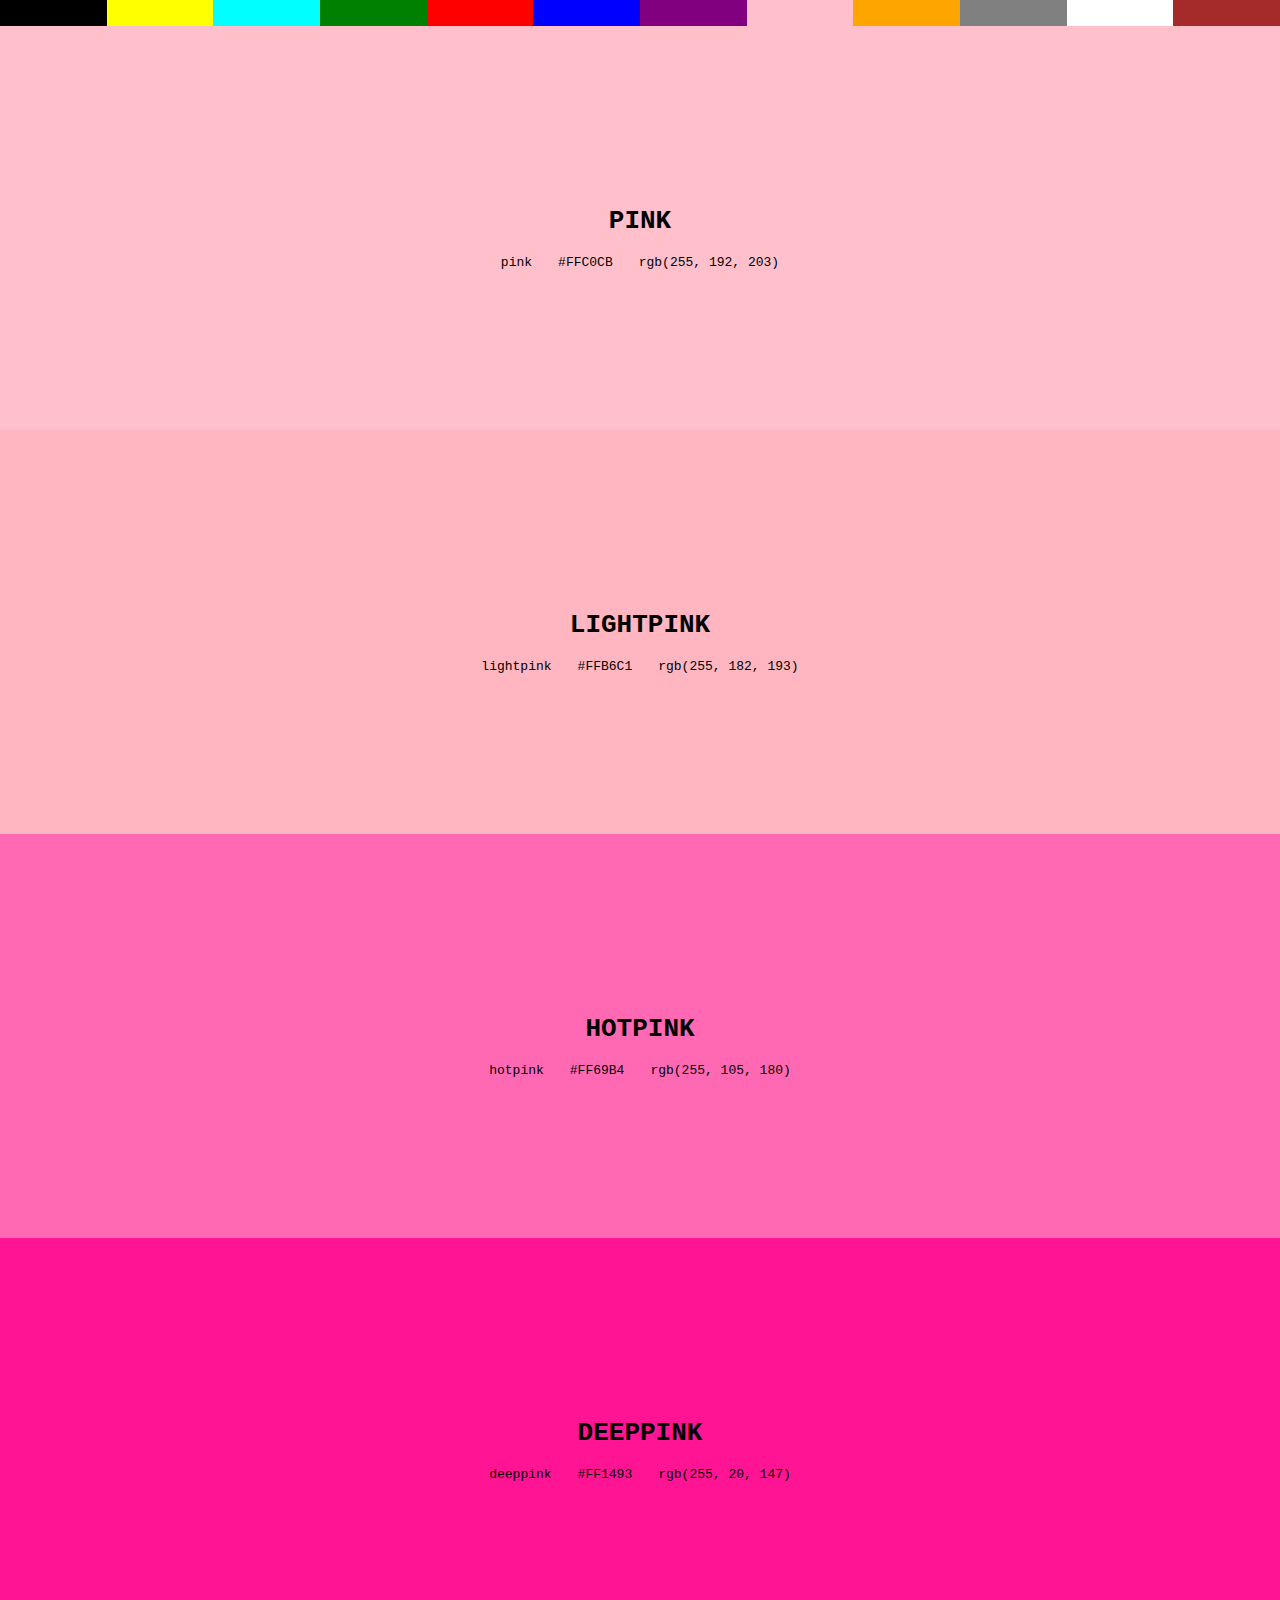
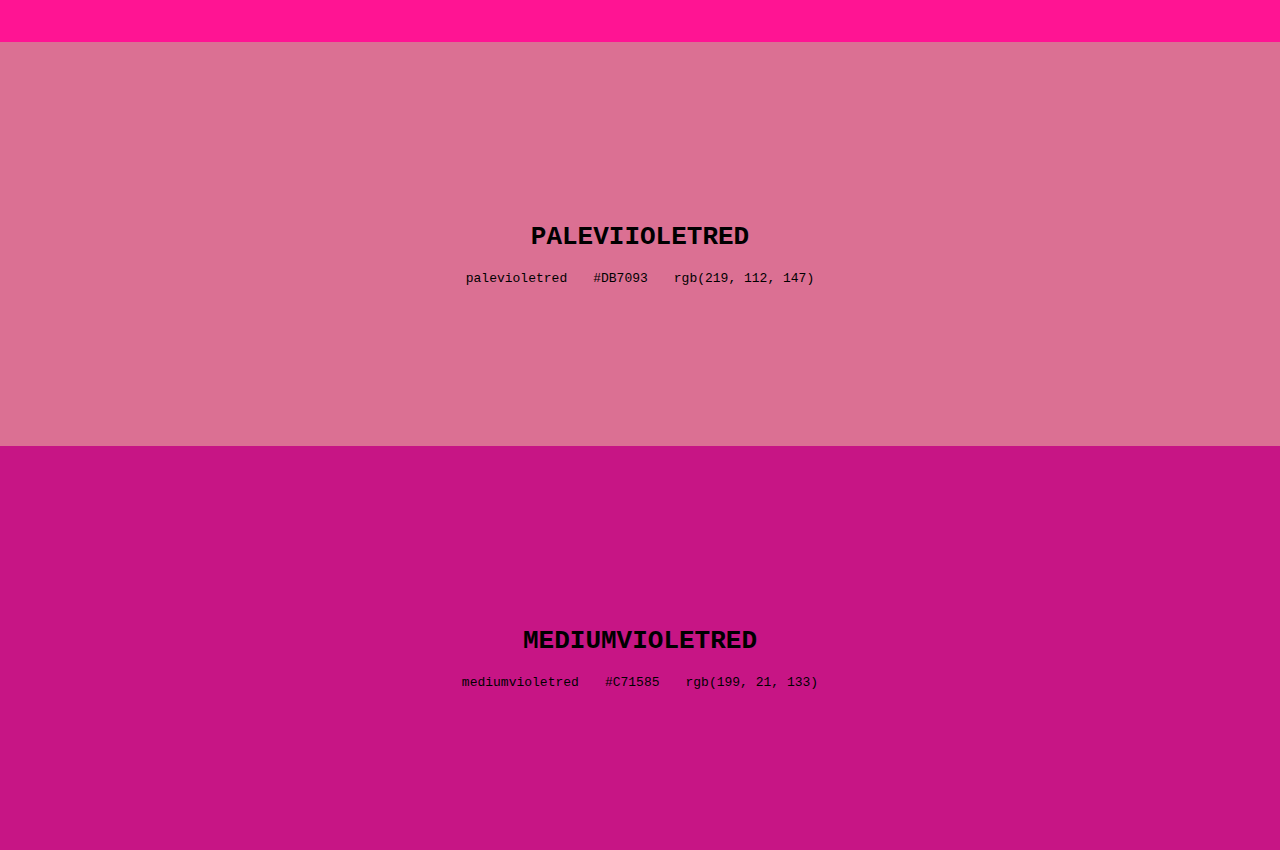
<file: pink.html>
<html lang="en">
<head>
    <meta charset="UTF-8">
    <meta http-equiv="X-UA-Compatible" content="IE=edge">
    <meta name="viewport" content="width=device-width, initial-scale=1.0">
    <title>Document</title>
    <link rel="stylesheet" href="style.css">
</head>
<body>
    <nav class="categories fixed">
        <ul>
            <li><a href="index.html" title="black"></a></li>
            <li><a href="yellow.html" title="yellow"></a></li>
            <li><a href="cyan.html" title="cyan"></a></li>
            <li><a href="green.html" title="green"></a></li>
            <li><a href="red.html" title="red"></a></li>
            <li><a href="blue.html" title="blue"></a></li>
            <li><a href="purple.html" title="purle"></a></li>
            <li><a href="pink.html" title="pink"></a></li>
            <li><a href="orange.html" title="orange"></a></li>
            <li><a href="gray.html" title="gray"></a></li>
            <li><a href="white.html" title="white"></a></li>
            <li><a href="brown.html" title="brown"></a></li>
        </ul>
    </nav>
    <main>
        <ul>
            <li class="main7 light">
                <h1>PINK</h1>
                <ul>
                    <li>pink</li>
                    <li>#FFC0CB</li>
                    <li>rgb(255, 192, 203)</li>
                </ul>
            </li>
            <li class="main7 light">
                <h1>LIGHTPINK</h1>
                <ul>
                    <li>lightpink</li>
                    <li>#FFB6C1</li>
                    <li>rgb(255, 182, 193)</li>
                </ul>
            </li>
            <li class="main7 dark">
                <h1>HOTPINK</h1>
                <ul>
                    <li>hotpink</li>
                    <li>#FF69B4</li>
                    <li>rgb(255, 105, 180)</li>
                </ul>
            </li>
            <li class="main7 light">
                <h1>DEEPPINK</h1>
                <ul>
                    <li>deeppink</li>
                    <li>#FF1493</li>
                    <li>rgb(255, 20, 147)</li>
                </ul>
            </li>
            <li class="main7 light">
                <h1>PALEVIIOLETRED</h1>
                <ul>
                    <li>palevioletred</li>
                    <li>#DB7093</li>
                    <li>rgb(219, 112, 147)</li>
                </ul>
            </li>
            <li class="main7 dark">
                <h1>MEDIUMVIOLETRED</h1>
                <ul>
                    <li>mediumvioletred</li>
                    <li>#C71585</li>
                    <li>rgb(199, 21, 133)</li>
                </ul>
            </li>
    </main>
</body>
</html>
</file>
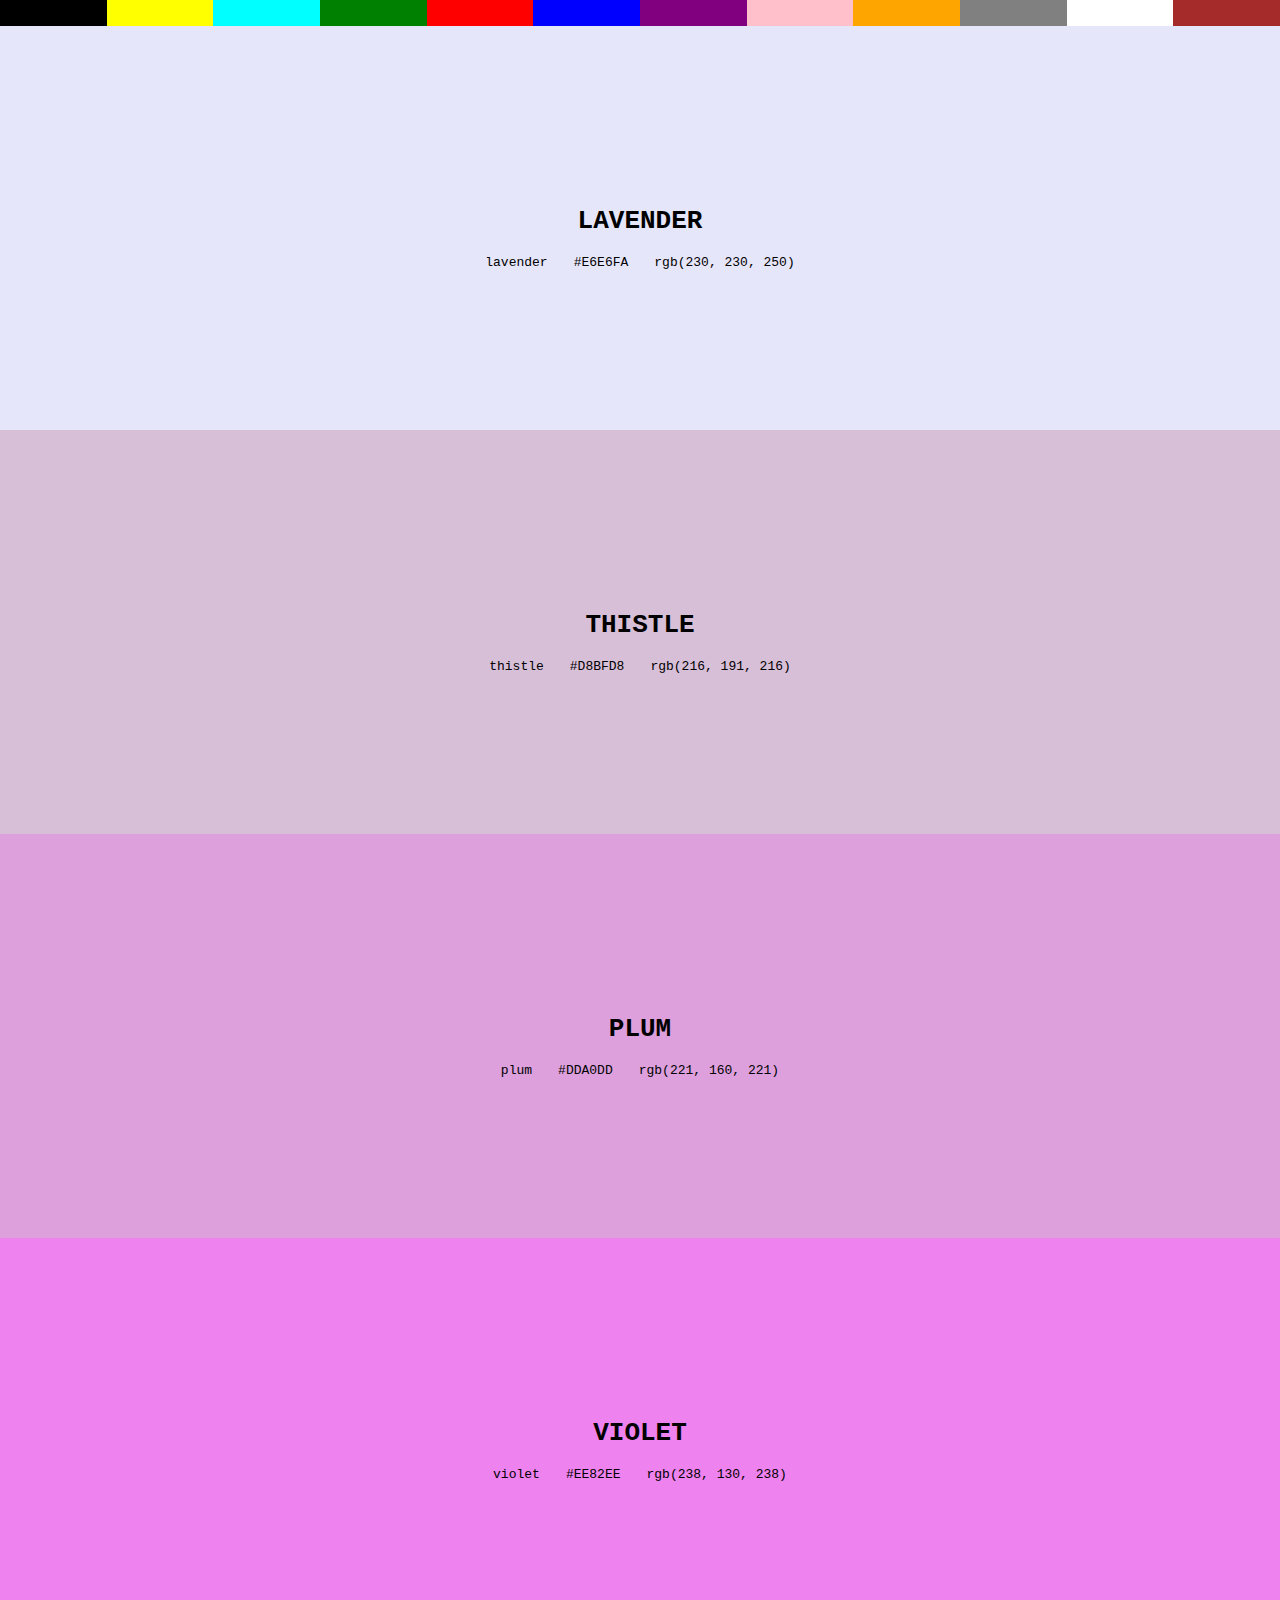
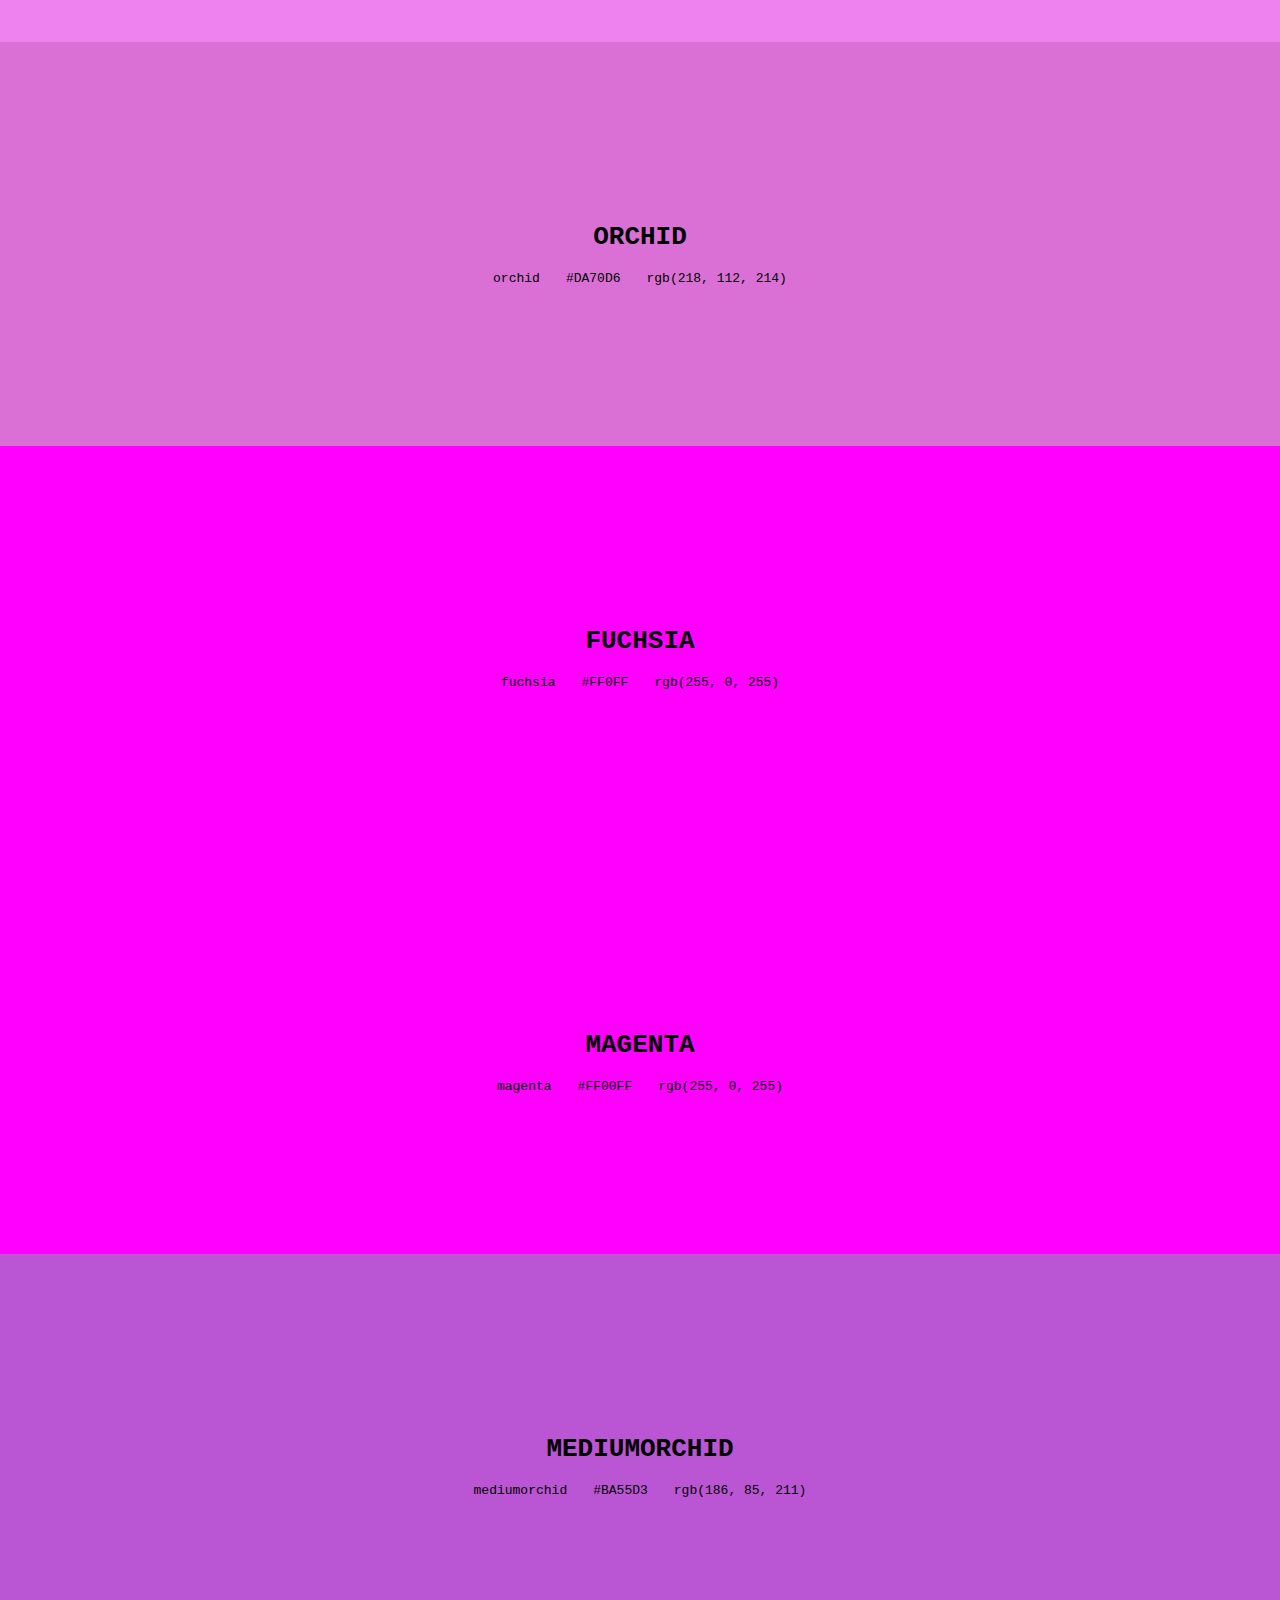
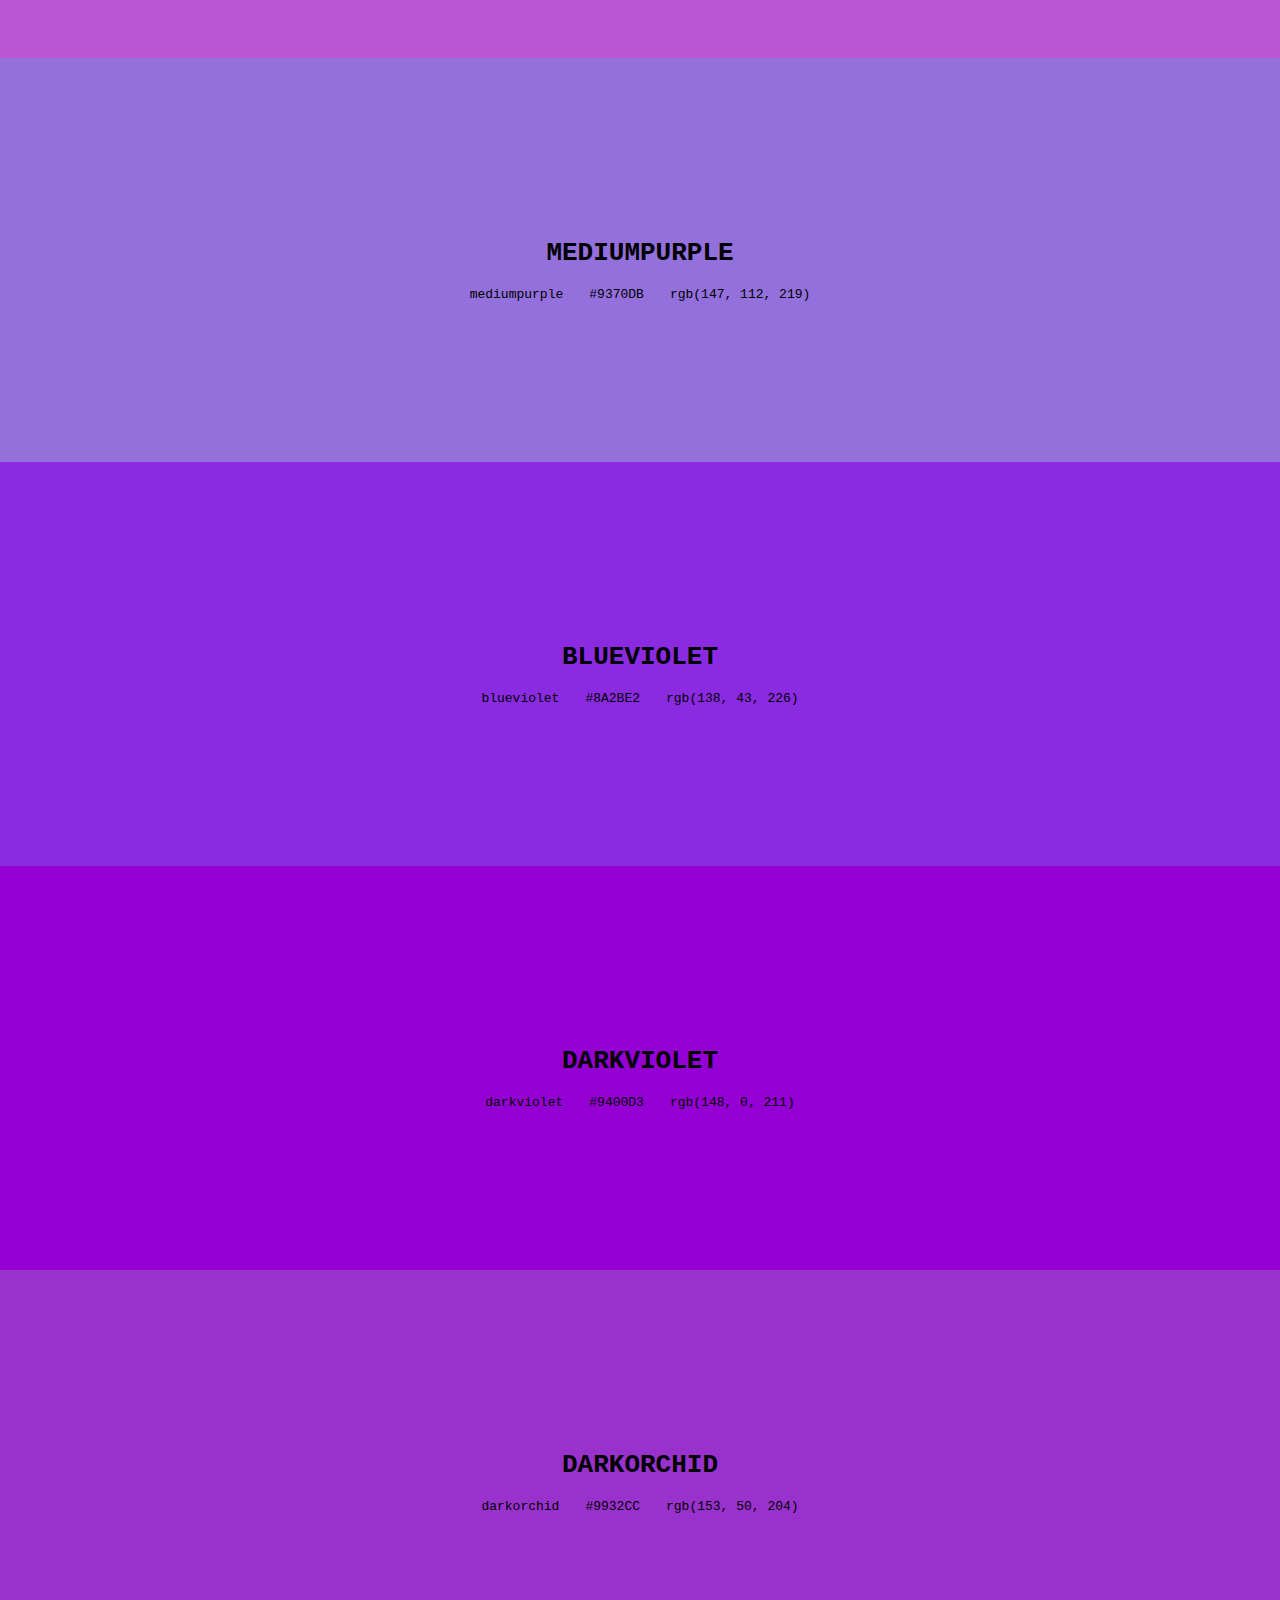
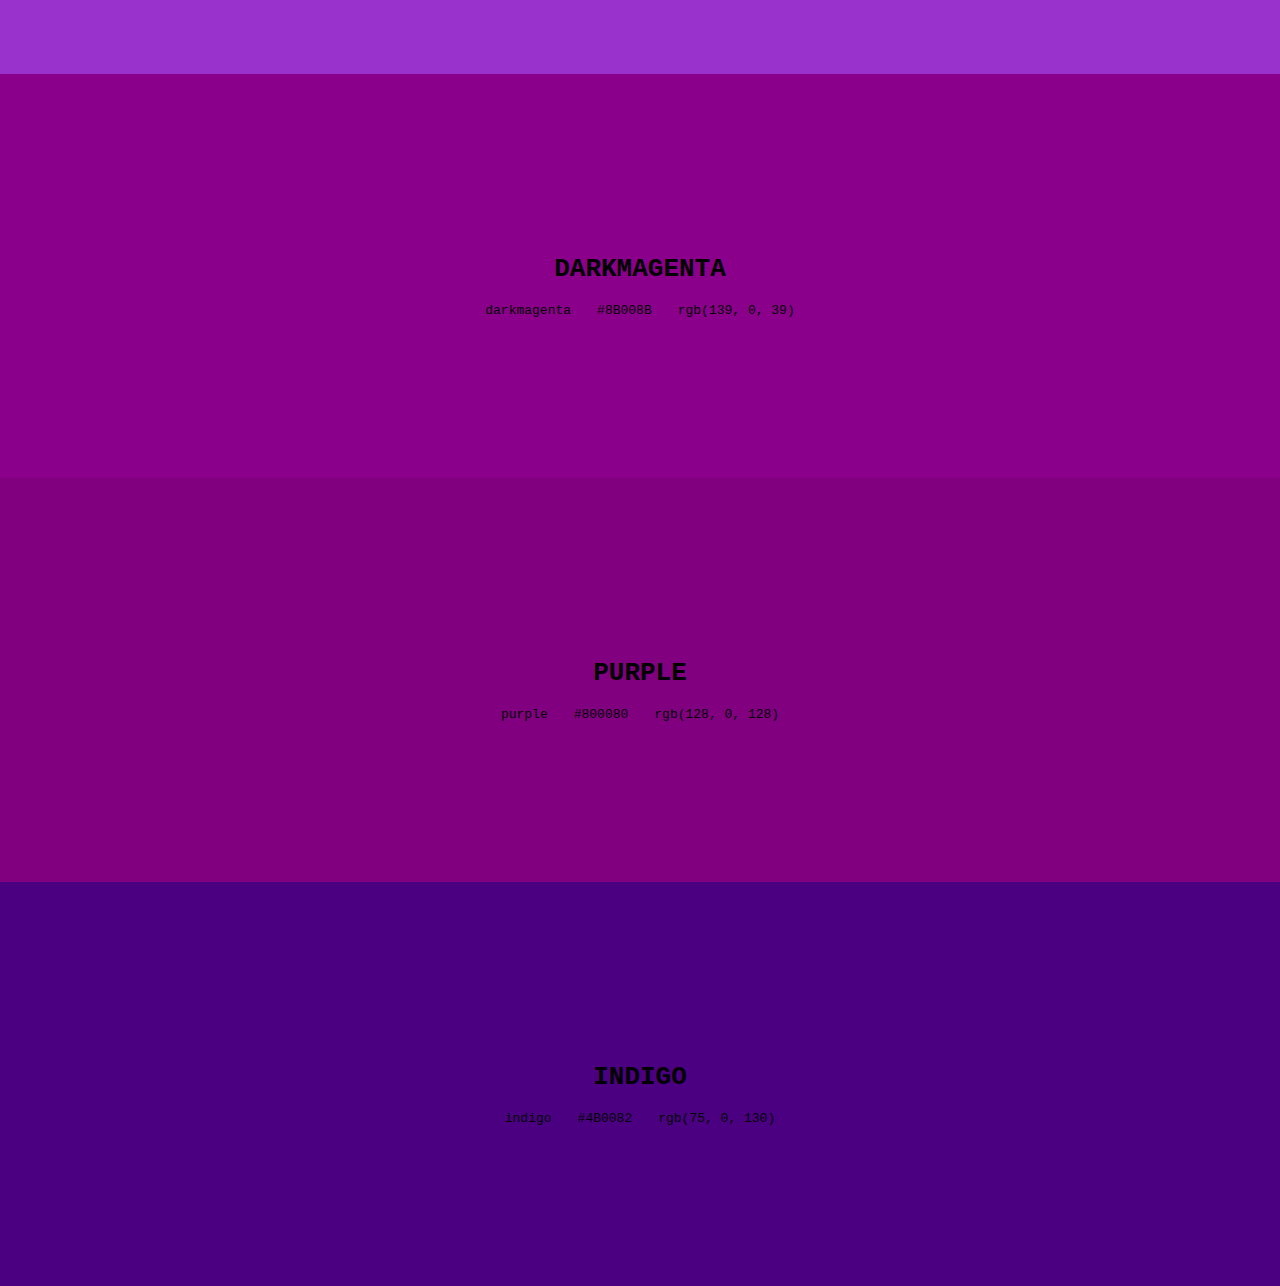
<file: purple.html>
<html lang="en">
<head>
    <meta charset="UTF-8">
    <meta http-equiv="X-UA-Compatible" content="IE=edge">
    <meta name="viewport" content="width=device-width, initial-scale=1.0">
    <title>Document</title>
    <link rel="stylesheet" href="style.css">
</head>
<body>
    <nav class="categories fixed">
        <ul>
            <li><a href="index.html" title="black"></a></li>
            <li><a href="yellow.html" title="yellow"></a></li>
            <li><a href="cyan.html" title="cyan"></a></li>
            <li><a href="green.html" title="green"></a></li>
            <li><a href="red.html" title="red"></a></li>
            <li><a href="blue.html" title="blue"></a></li>
            <li><a href="purple.html" title="purle"></a></li>
            <li><a href="pink.html" title="pink"></a></li>
            <li><a href="orange.html" title="orange"></a></li>
            <li><a href="gray.html" title="gray"></a></li>
            <li><a href="white.html" title="white"></a></li>
            <li><a href="brown.html" title="brown"></a></li>
        </ul>
    </nav>
    <main>
        <ul>
            <li class="main6 light">
                <h1>LAVENDER</h1>
                <ul>
                    <li>lavender</li>
                    <li>#E6E6FA</li>
                    <li>rgb(230, 230, 250)</li>
                </ul>
            </li>
            <li class="main6 light">
                <h1>THISTLE</h1>
                <ul>
                    <li>thistle</li>
                    <li>#D8BFD8</li>
                    <li>rgb(216, 191, 216)</li>
                </ul>
            </li>
            <li class="main6 dark">
                <h1>PLUM</h1>
                <ul>
                   <li>plum</li>
                    <li>#DDA0DD</li>
                    <li>rgb(221, 160, 221)</li>
                </ul>
            </li>
            <li class="main6 light">
                <h1>VIOLET</h1>
                <ul>
                    <li>violet</li>
                    <li>#EE82EE</li>
                    <li>rgb(238, 130, 238)</li>
                </ul>
            </li>
            <li class="main6 light">
                <h1>ORCHID</h1>
                <ul>
                    <li>orchid</li>
                    <li>#DA70D6</li>
                    <li>rgb(218, 112, 214)</li>
                </ul>
            </li>
            <li class="main6 dark">
                <h1>FUCHSIA</h1>
                <ul>
                    <li>fuchsia</li>
                    <li>#FF0FF</li>
                    <li>rgb(255, 0, 255)</li>
                </ul>
            </li>
            <li class="main6 dark">
                <h1>MAGENTA</h1>
                <ul>
                    <li>magenta</li>
                    <li>#FF00FF</li>
                    <li>rgb(255, 0, 255)</li>
                </ul>
            </li>
            <li class="main6 dark">
                <h1>MEDIUMORCHID</h1>
                <ul>
                    <li>mediumorchid</li>
                    <li>#BA55D3</li>
                    <li>rgb(186, 85, 211)</li>
                </ul>
            </li>
            <li class="main6 dark">
                <h1>MEDIUMPURPLE</h1>
                <ul>
                    <li>mediumpurple</li>
                    <li>#9370DB</li>
                    <li>rgb(147, 112, 219)</li>
                </ul>
            </li>
            <li class="main6 dark">
                <h1>BLUEVIOLET</h1>
                <ul>
                    <li>blueviolet</li>
                    <li>#8A2BE2</li>
                    <li>rgb(138, 43, 226)</li>
                </ul>
            </li>
            <li class="main6 dark">
                <h1>DARKVIOLET</h1>
                <ul>
                    <li>darkviolet</li>
                    <li>#9400D3</li>
                    <li>rgb(148, 0, 211)</li>
                </ul>
            </li>
            <li class="main6 dark">
                <h1>DARKORCHID</h1>
                <ul>
                    <li>darkorchid</li>
                    <li>#9932CC</li>
                    <li>rgb(153, 50, 204)</li>
                </ul>
            </li>
            <li class="main6 dark">
                <h1>DARKMAGENTA</h1>
                <ul>
                    <li>darkmagenta</li>
                    <li>#8B008B</li>
                    <li>rgb(139, 0, 39)</li>
                </ul>
            </li>
            <li class="main6 dark">
                <h1>PURPLE</h1>
                <ul>
                    <li>purple</li>
                    <li>#800080</li>
                    <li>rgb(128, 0, 128)</li>
                </ul>
            </li>
            <li class="main6 dark">
                <h1>INDIGO</h1>
                <ul>
                    <li>indigo</li>
                    <li>#4B0082</li>
                    <li>rgb(75, 0, 130)</li>
                </ul>
            </li>
        </ul>
    </main>
</body>
</html>
</file>
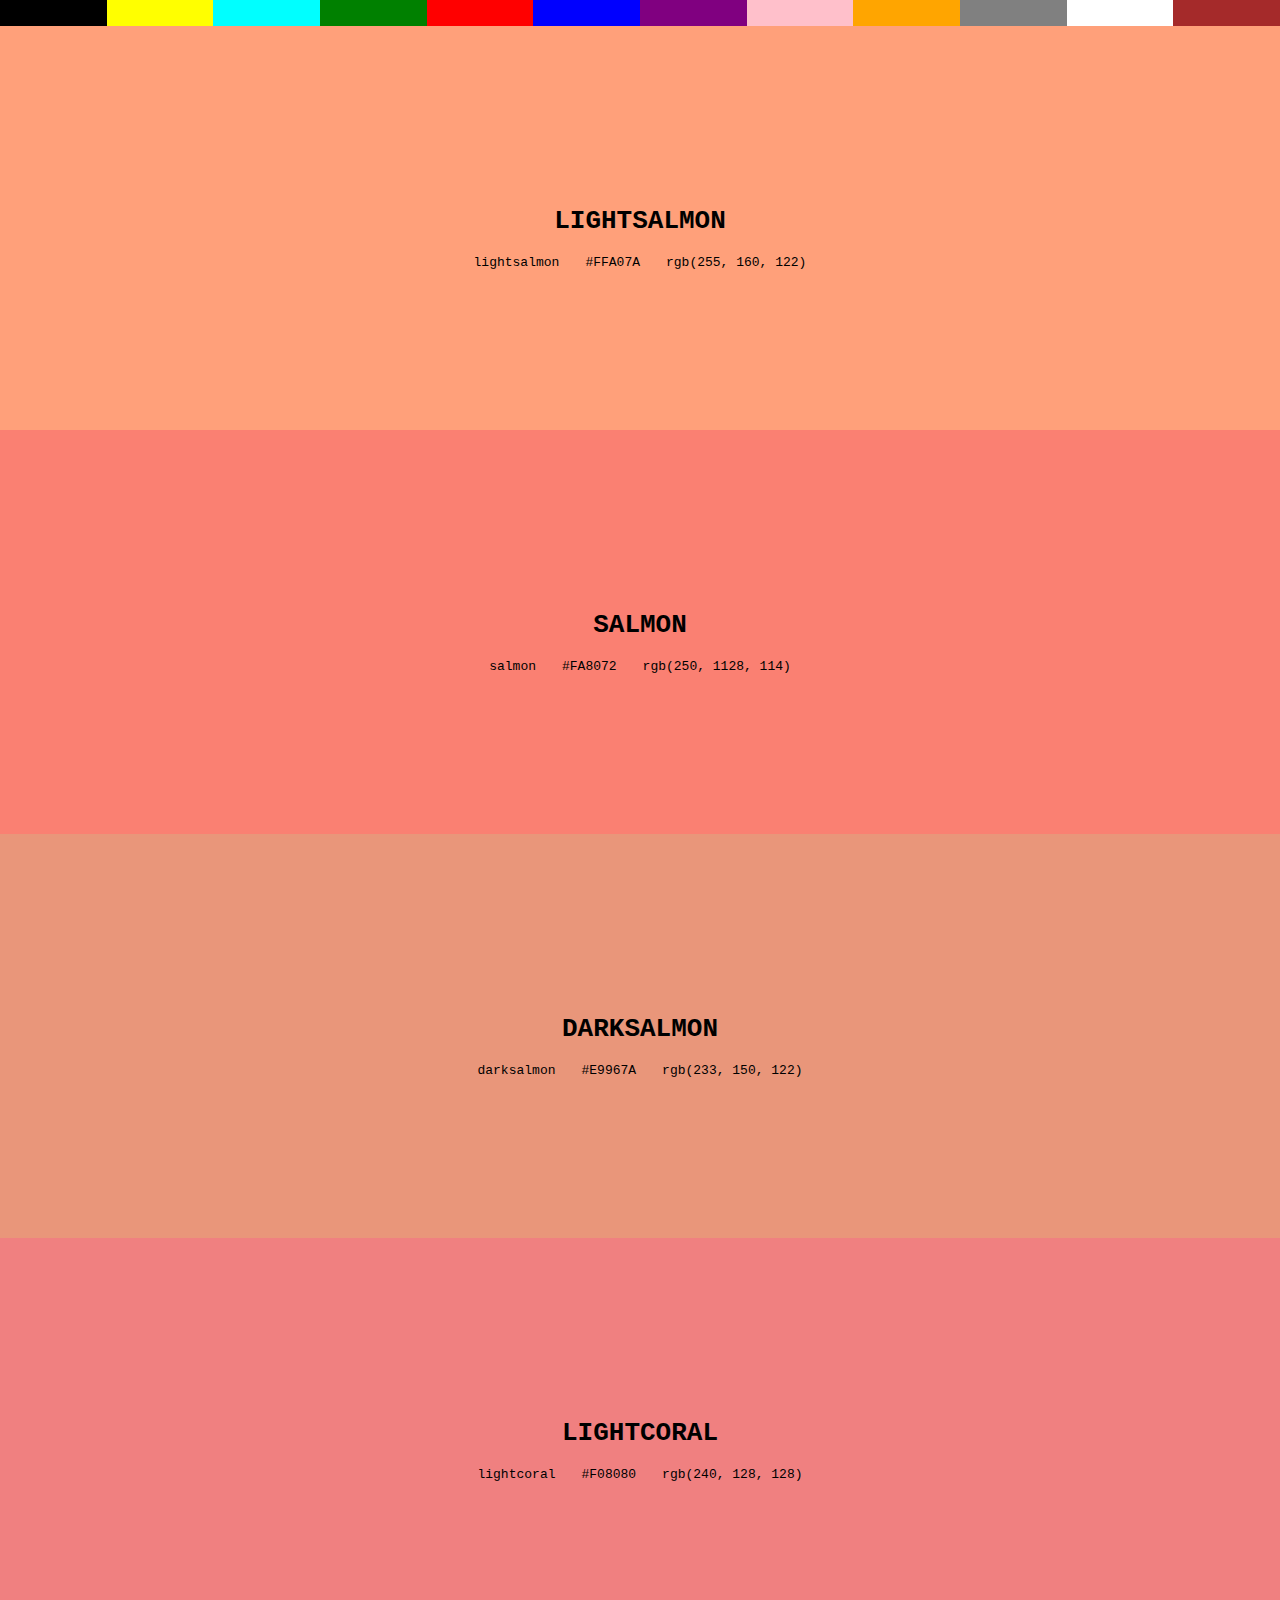
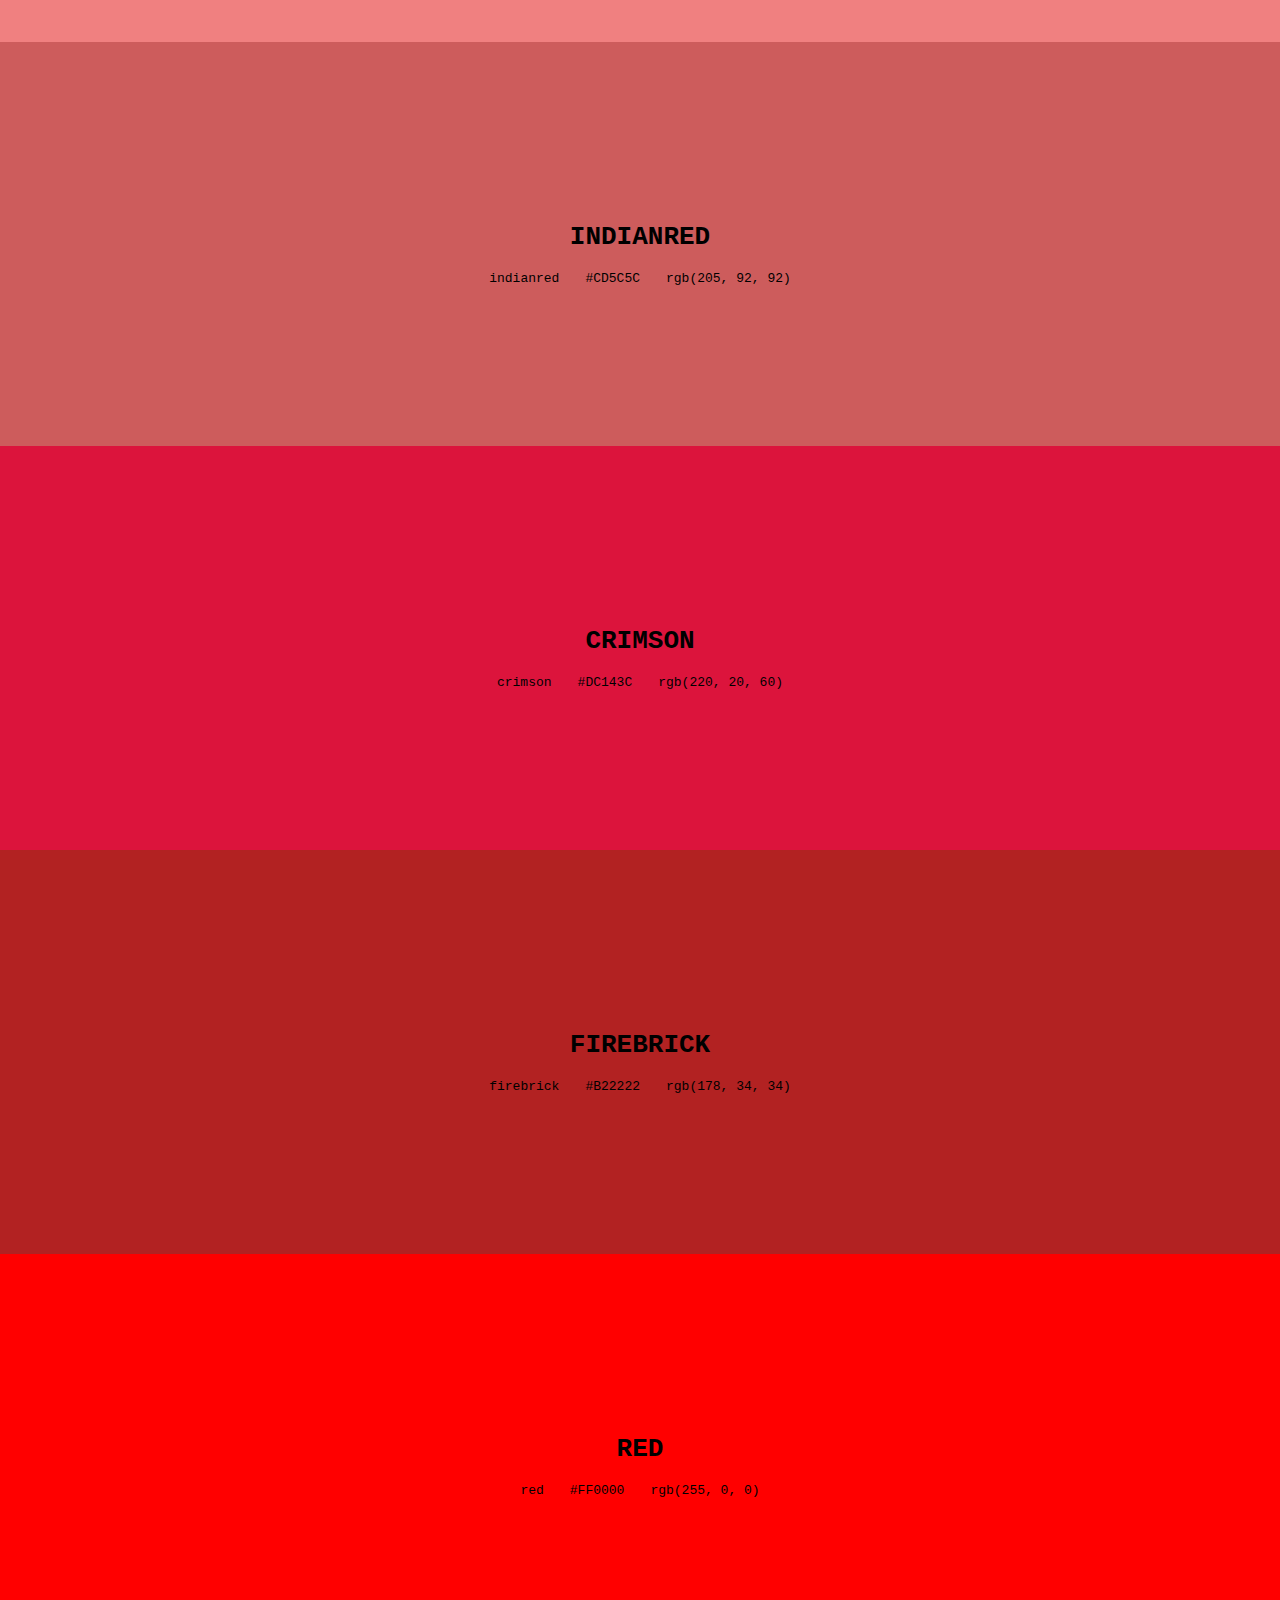
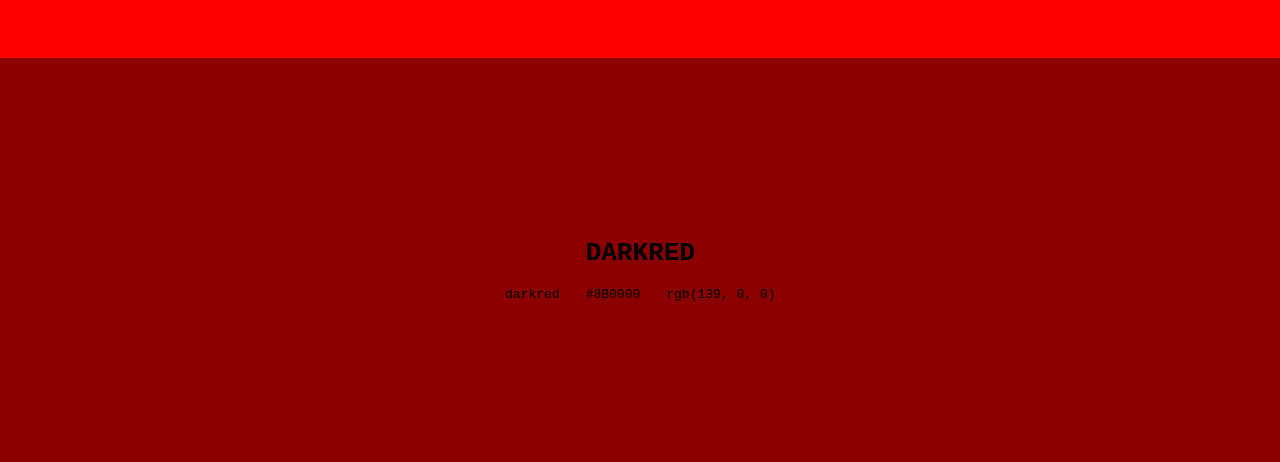
<file: red.html>
<html lang="en">
<head>
    <meta charset="UTF-8">
    <meta http-equiv="X-UA-Compatible" content="IE=edge">
    <meta name="viewport" content="width=device-width, initial-scale=1.0">
    <title>Document</title>
    <link rel="stylesheet" href="style.css">
</head>
<body>
    <nav class="categories fixed">
        <ul>
            <li><a href="index.html" title="black"></a></li>
            <li><a href="yellow.html" title="yellow"></a></li>
            <li><a href="cyan.html" title="cyan"></a></li>
            <li><a href="green.html" title="green"></a></li>
            <li><a href="red.html" title="red"></a></li>
            <li><a href="blue.html" title="blue"></a></li>
            <li><a href="purple.html" title="purle"></a></li>
            <li><a href="pink.html" title="pink"></a></li>
            <li><a href="orange.html" title="orange"></a></li>
            <li><a href="gray.html" title="gray"></a></li>
            <li><a href="white.html" title="white"></a></li>
            <li><a href="brown.html" title="brown"></a></li>
        </ul>
    </nav>
    <main>
        <ul>
            <li class="main4 light">
                <h1>LIGHTSALMON</h1>
                <ul>
                    <li>lightsalmon</li>
                    <li>#FFA07A</li>
                    <li>rgb(255, 160, 122)</li>
                </ul>
            </li>
            <li class="main4 light">
                <h1>SALMON</h1>
                <ul>
                    <li>salmon</li>
                    <li>#FA8072</li>
                    <li>rgb(250, 1128, 114)</li>
                </ul>
            </li>
            <li class="main4 dark">
                <h1>DARKSALMON</h1>
                <ul>
                    <li>darksalmon</li>
                    <li>#E9967A</li>
                    <li>rgb(233, 150, 122)</li>
                </ul>
            </li>
            <li class="main4 light">
                <h1>LIGHTCORAL</h1>
                <ul>
                    <li>lightcoral</li>
                    <li>#F08080</li>
                    <li>rgb(240, 128, 128)</li>
                </ul>
            </li>
            <li class="main4 light">
                <h1>INDIANRED</h1>
                <ul>
                    <li>indianred</li>
                    <li>#CD5C5C</li>
                    <li>rgb(205, 92, 92)</li>
                </ul>
            </li>
            <li class="main4 dark">
                <h1>CRIMSON</h1>
                <ul>
                    <li>crimson</li>
                    <li>#DC143C</li>
                    <li>rgb(220, 20, 60)</li>
                </ul>
            </li>
            <li class="main4 dark">
                <h1>FIREBRICK</h1>
                <ul>
                    <li>firebrick</li>
                    <li>#B22222</li>
                    <li>rgb(178, 34, 34)</li>
                </ul>
            </li>
            <li class="main4 dark">
                <h1>RED</h1>
                <ul>
                    <li>red</li>
                    <li>#FF0000</li>
                    <li>rgb(255, 0, 0)</li>
                </ul>
            </li>
            <li class="main4 dark">
                <h1>DARKRED</h1>
                <ul>
                    <li>darkred</li>
                    <li>#8B0000</li>
                    <li>rgb(139, 0, 0)</li>
                </ul>
</body>
</html>
</file>
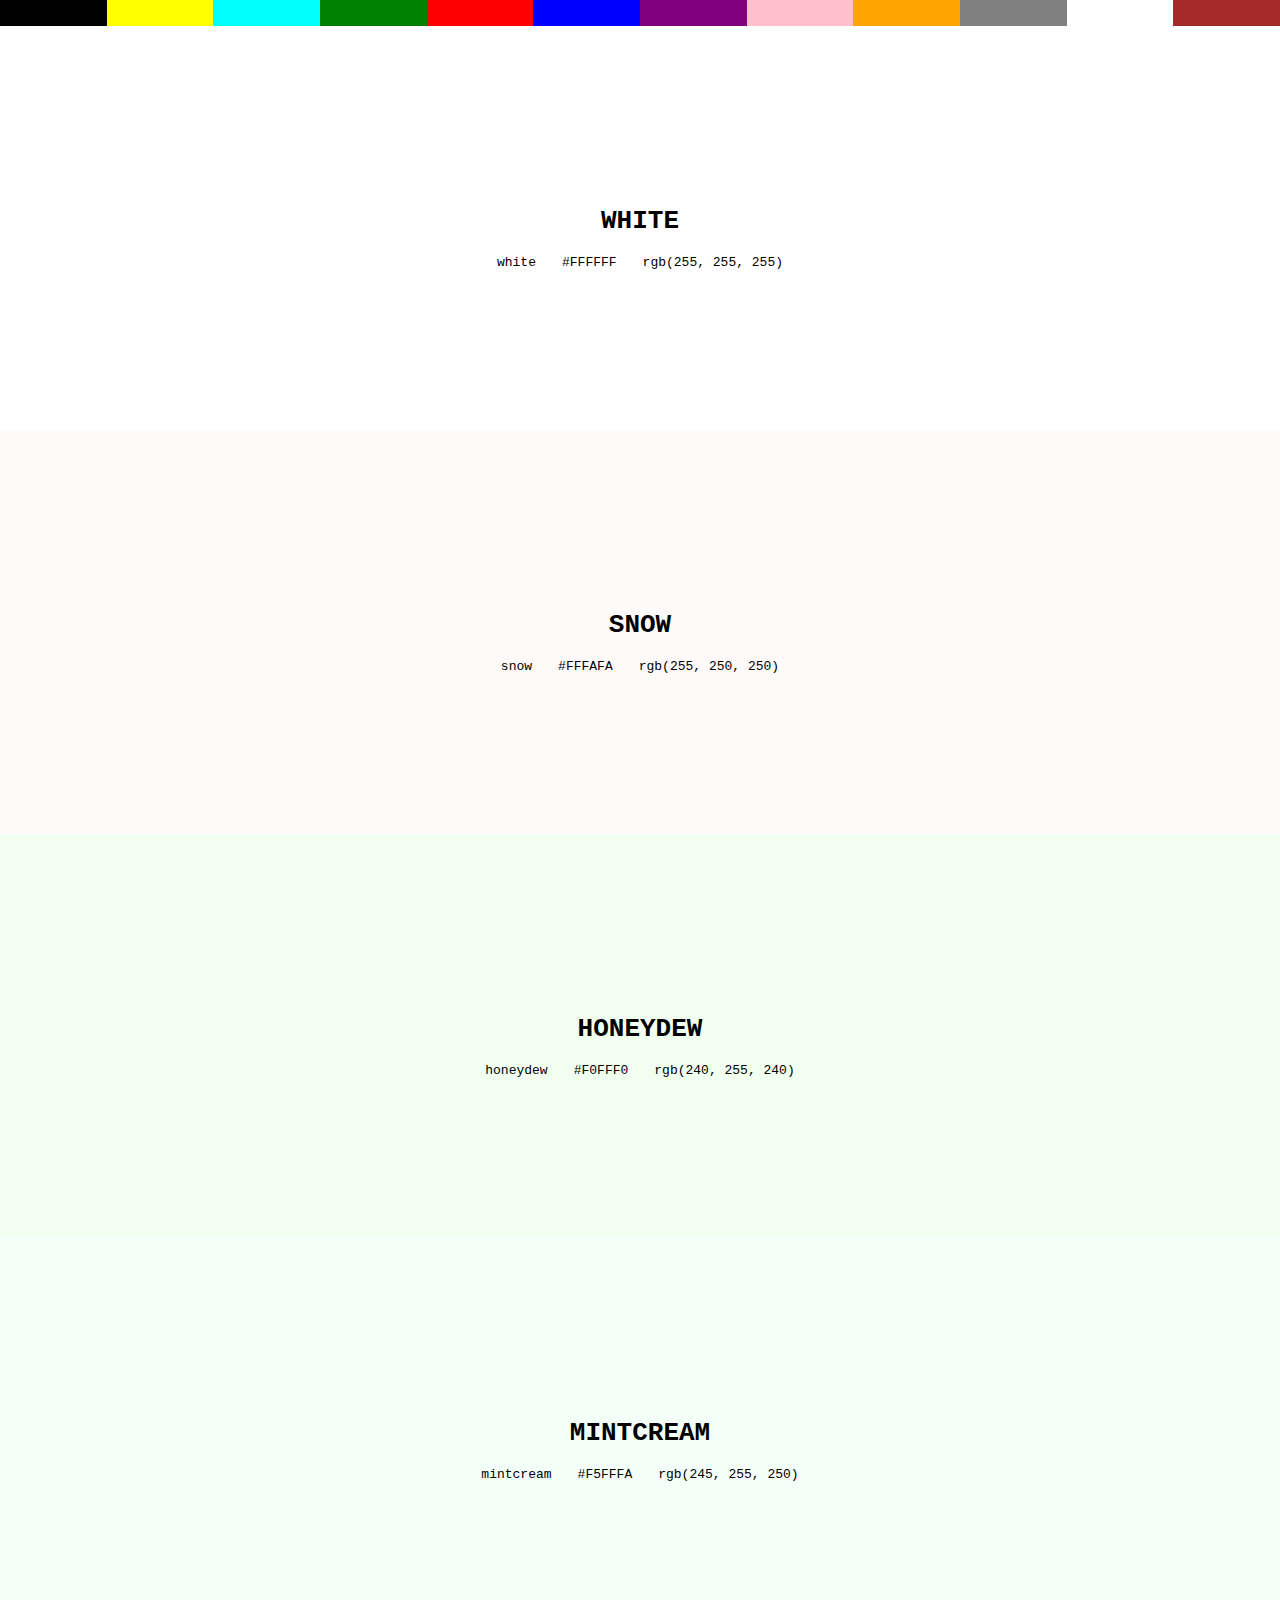
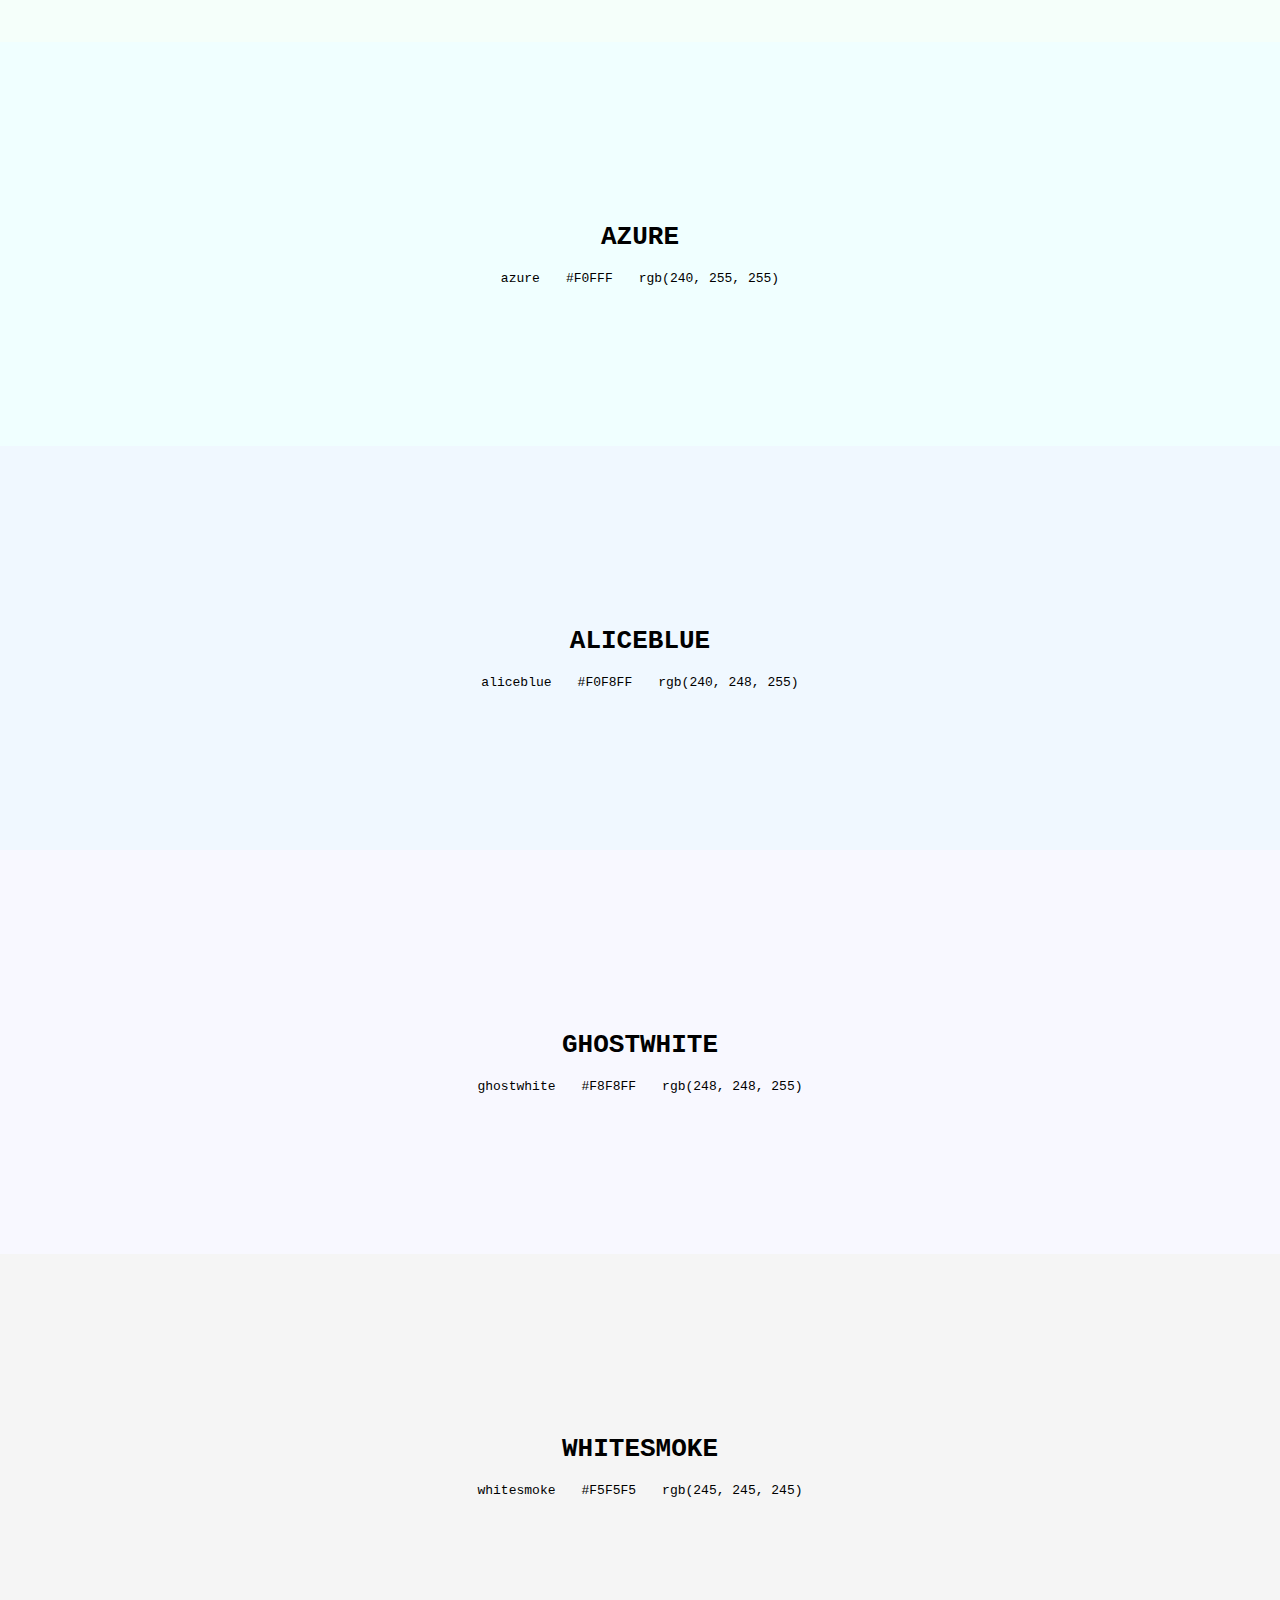
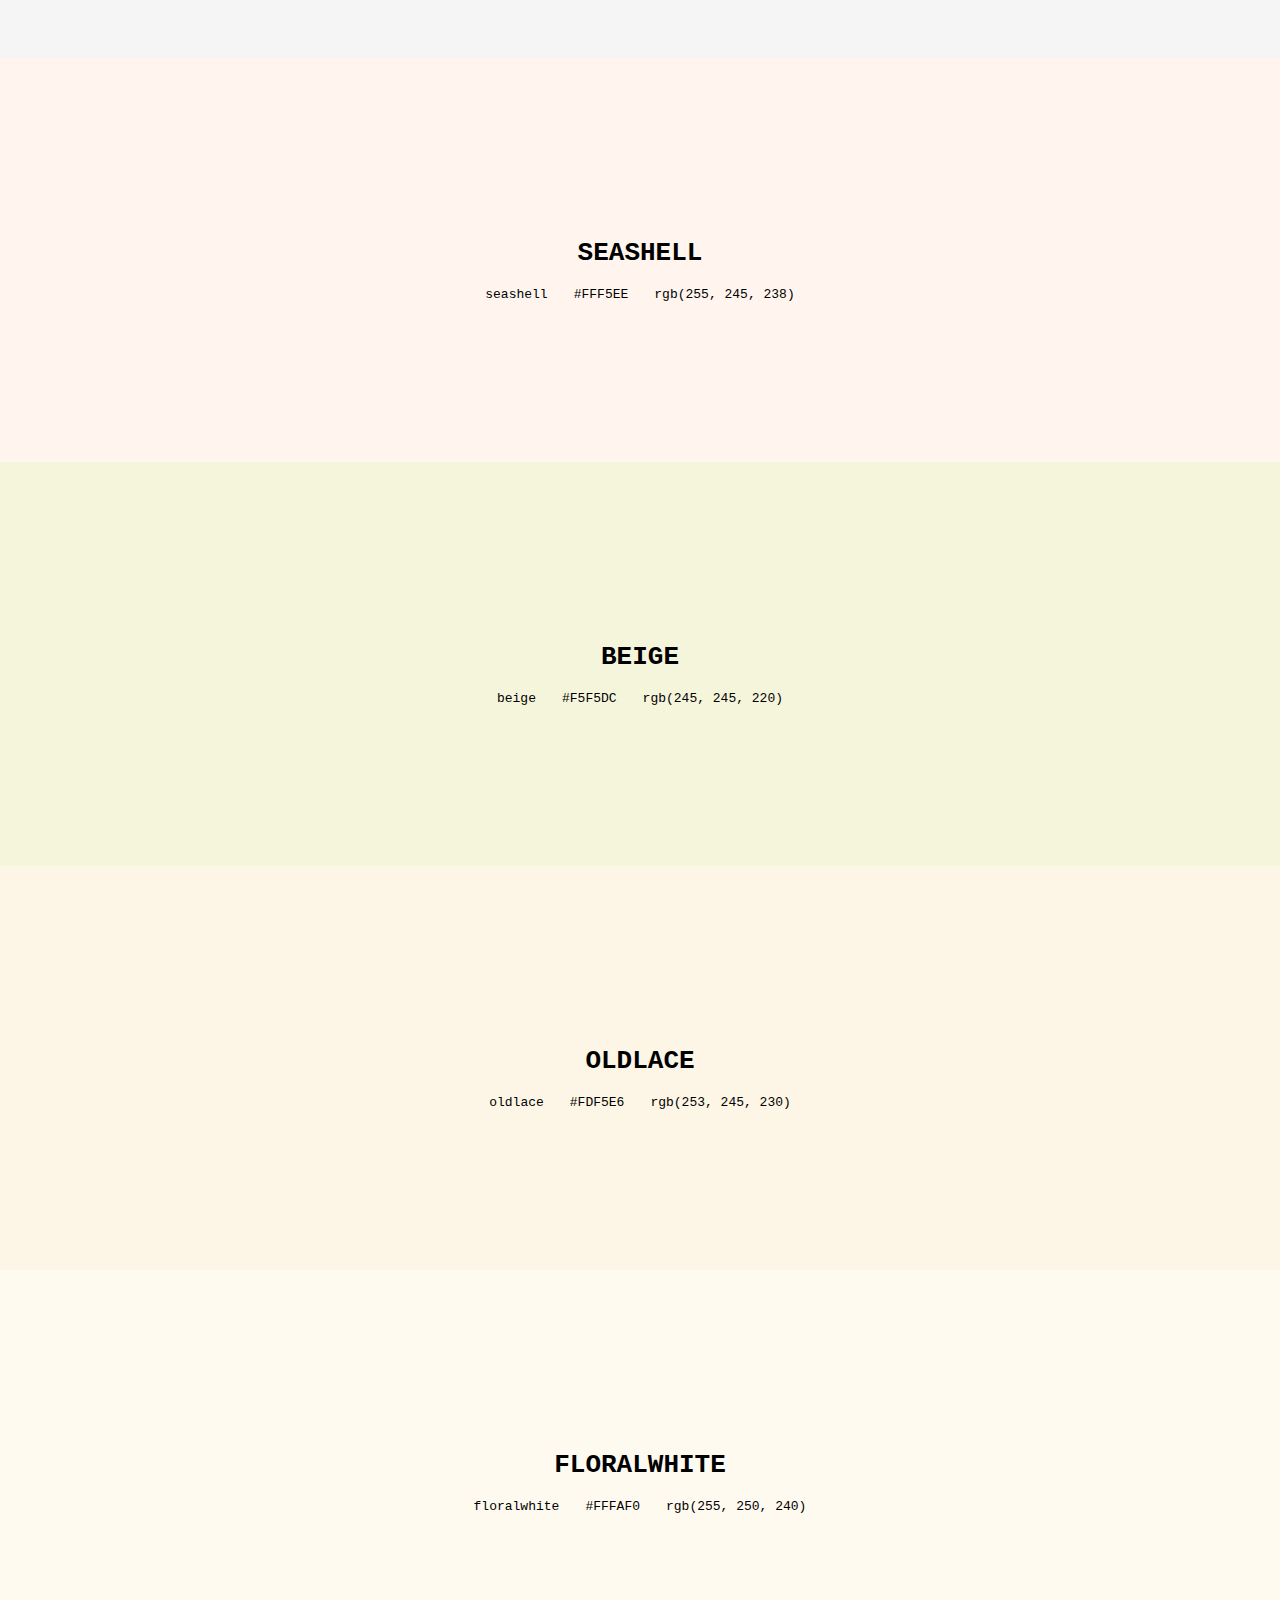
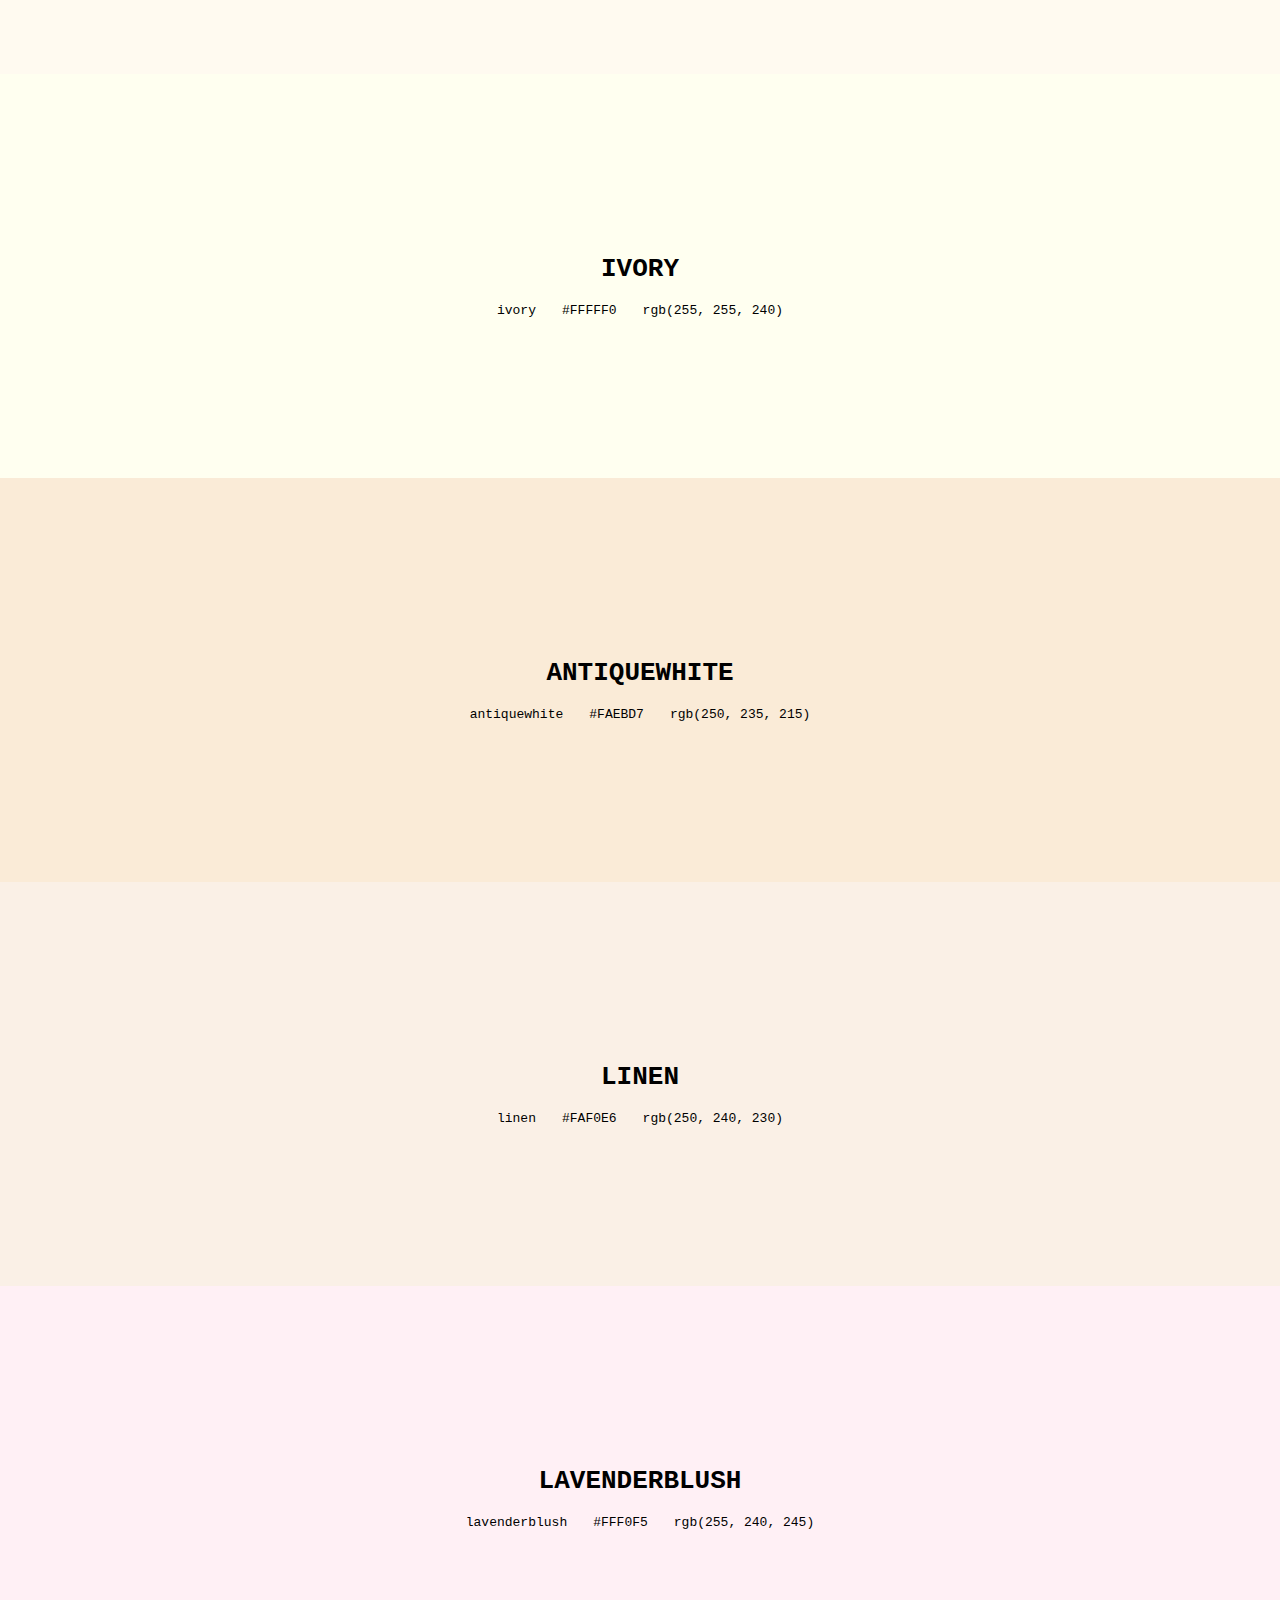
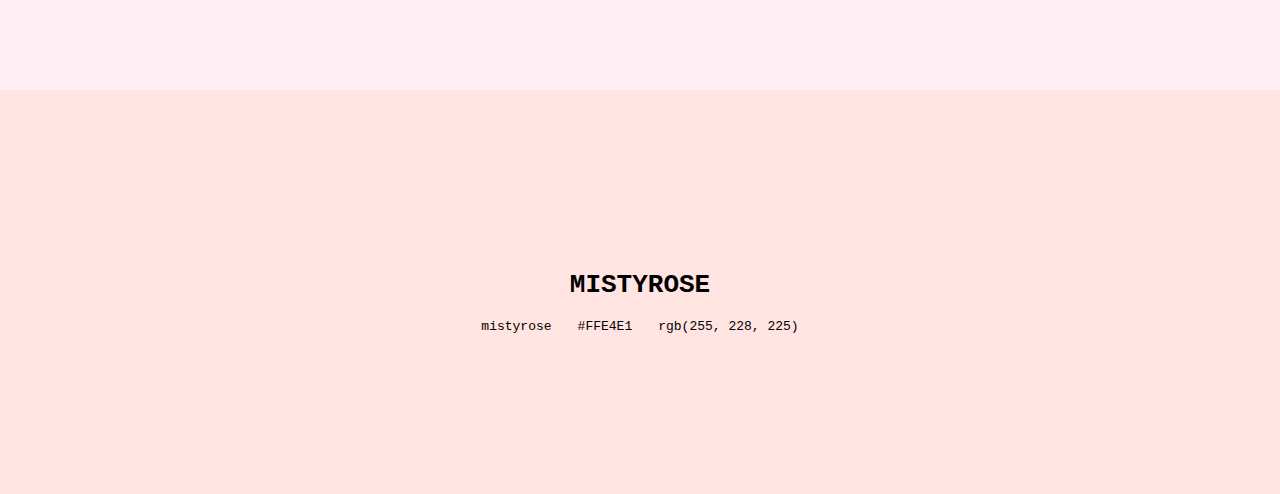
<file: white.html>
<html lang="en">
<head>
    <meta charset="UTF-8">
    <meta http-equiv="X-UA-Compatible" content="IE=edge">
    <meta name="viewport" content="width=device-width, initial-scale=1.0">
    <title>Document</title>
    <link rel="stylesheet" href="style.css">
</head>
<body>
    <nav class="categories fixed">
        <ul>
            <li><a href="index.html" title="black"></a></li>
            <li><a href="yellow.html" title="yellow"></a></li>
            <li><a href="cyan.html" title="cyan"></a></li>
            <li><a href="green.html" title="green"></a></li>
            <li><a href="red.html" title="red"></a></li>
            <li><a href="blue.html" title="blue"></a></li>
            <li><a href="purple.html" title="purle"></a></li>
            <li><a href="pink.html" title="pink"></a></li>
            <li><a href="orange.html" title="orange"></a></li>
            <li><a href="gray.html" title="gray"></a></li>
            <li><a href="white.html" title="white"></a></li>
            <li><a href="brown.html" title="brown"></a></li>
        </ul>
    </nav>
    <main>
        <ul>
            <li class="main9 light">
                <h1>WHITE</h1>
                <ul>
                    <li>white</li>
                    <li>#FFFFFF</li>
                    <li>rgb(255, 255, 255)</li>
                </ul>
            </li>
            <li class="main9 light">
                <h1>SNOW</h1>
                <ul>
                    <li>snow</li>
                    <li>#FFFAFA</li>
                    <li>rgb(255, 250, 250)</li>
                </ul>
            </li>
            <li class="main9 dark">
                <h1>HONEYDEW</h1>
                <ul>
                    <li>honeydew</li>
                    <li>#F0FFF0</li>
                    <li>rgb(240, 255, 240)</li>
                </ul>
            </li>
            <li class="main9 light">
                <h1>MINTCREAM</h1>
                <ul>
                    <li>mintcream</li>
                    <li>#F5FFFA</li>
                    <li>rgb(245, 255, 250)</li>
                </ul>
            </li>
            <li class="main9 light">
                <h1>AZURE</h1>
                <ul>
                    <li>azure</li>
                    <li>#F0FFF</li>
                    <li>rgb(240, 255, 255)</li>
                </ul>
            </li>
            <li class="main9 dark">
                <h1>ALICEBLUE</h1>
                <ul>
                    <li>aliceblue</li>
                    <li>#F0F8FF</li>
                    <li>rgb(240, 248, 255)</li>
                </ul>
            </li>
            <li class="main9 dark">
                <h1>GHOSTWHITE</h1>
                <ul>
                    <li>ghostwhite</li>
                    <li>#F8F8FF</li>
                    <li>rgb(248, 248, 255)</li>
                </ul>
            </li>
            <li class="main9 dark">
                <h1>WHITESMOKE</h1>
                <ul>
                    <li>whitesmoke</li>
                    <li>#F5F5F5</li>
                    <li>rgb(245, 245, 245)</li>
                </ul>
            </li>
            <li class="main9 dark">
                <h1>SEASHELL</h1>
                <ul>
                    <li>seashell</li>
                    <li>#FFF5EE</li>
                    <li>rgb(255, 245, 238)</li>
                </ul>
            </li>
            <li class="main9 dark">
                <h1>BEIGE</h1>
                <ul>
                    <li>beige</li>
                    <li>#F5F5DC</li>
                    <li>rgb(245, 245, 220)</li>
                </ul>
            </li>
            <li class="main9 dark">
                <h1>OLDLACE</h1>
                <ul>
                    <li>oldlace</li>
                    <li>#FDF5E6</li>
                    <li>rgb(253, 245, 230)</li>
                </ul>
            </li>
            <li class="main9 dark">
                <h1>FLORALWHITE</h1>
                <ul>
                    <li>floralwhite</li>
                    <li>#FFFAF0</li>
                    <li>rgb(255, 250, 240)</li>
                </ul>
            </li>
            <li class="main9 dark">
                <h1>IVORY</h1>
                <ul>
                    <li>ivory</li>
                    <li>#FFFFF0</li>
                    <li>rgb(255, 255, 240)</li>
                </ul>
            </li>
            <li class="main9 dark">
                <h1>ANTIQUEWHITE</h1>
                <ul>
                    <li>antiquewhite</li>
                    <li>#FAEBD7</li>
                    <li>rgb(250, 235, 215)</li>
                </ul>
            </li>
            <li class="main9 dark">
                <h1>LINEN</h1>
                <ul>
                    <li>linen</li>
                    <li>#FAF0E6</li>
                    <li>rgb(250, 240, 230)</li>
                </ul>
            </li>
            <li class="main9 dark">
                <h1>LAVENDERBLUSH</h1>
                <ul>
                    <li>lavenderblush</li>
                    <li>#FFF0F5</li>
                    <li>rgb(255, 240, 245)</li>
                </ul>
            </li>
            <li class="main9 dark">
                <h1>MISTYROSE</h1>
                <ul>
                    <li>mistyrose</li>
                    <li>#FFE4E1</li>
                    <li>rgb(255, 228, 225)</li>
                </ul>
            </li>
    </main>
</body>
</html>
</file>
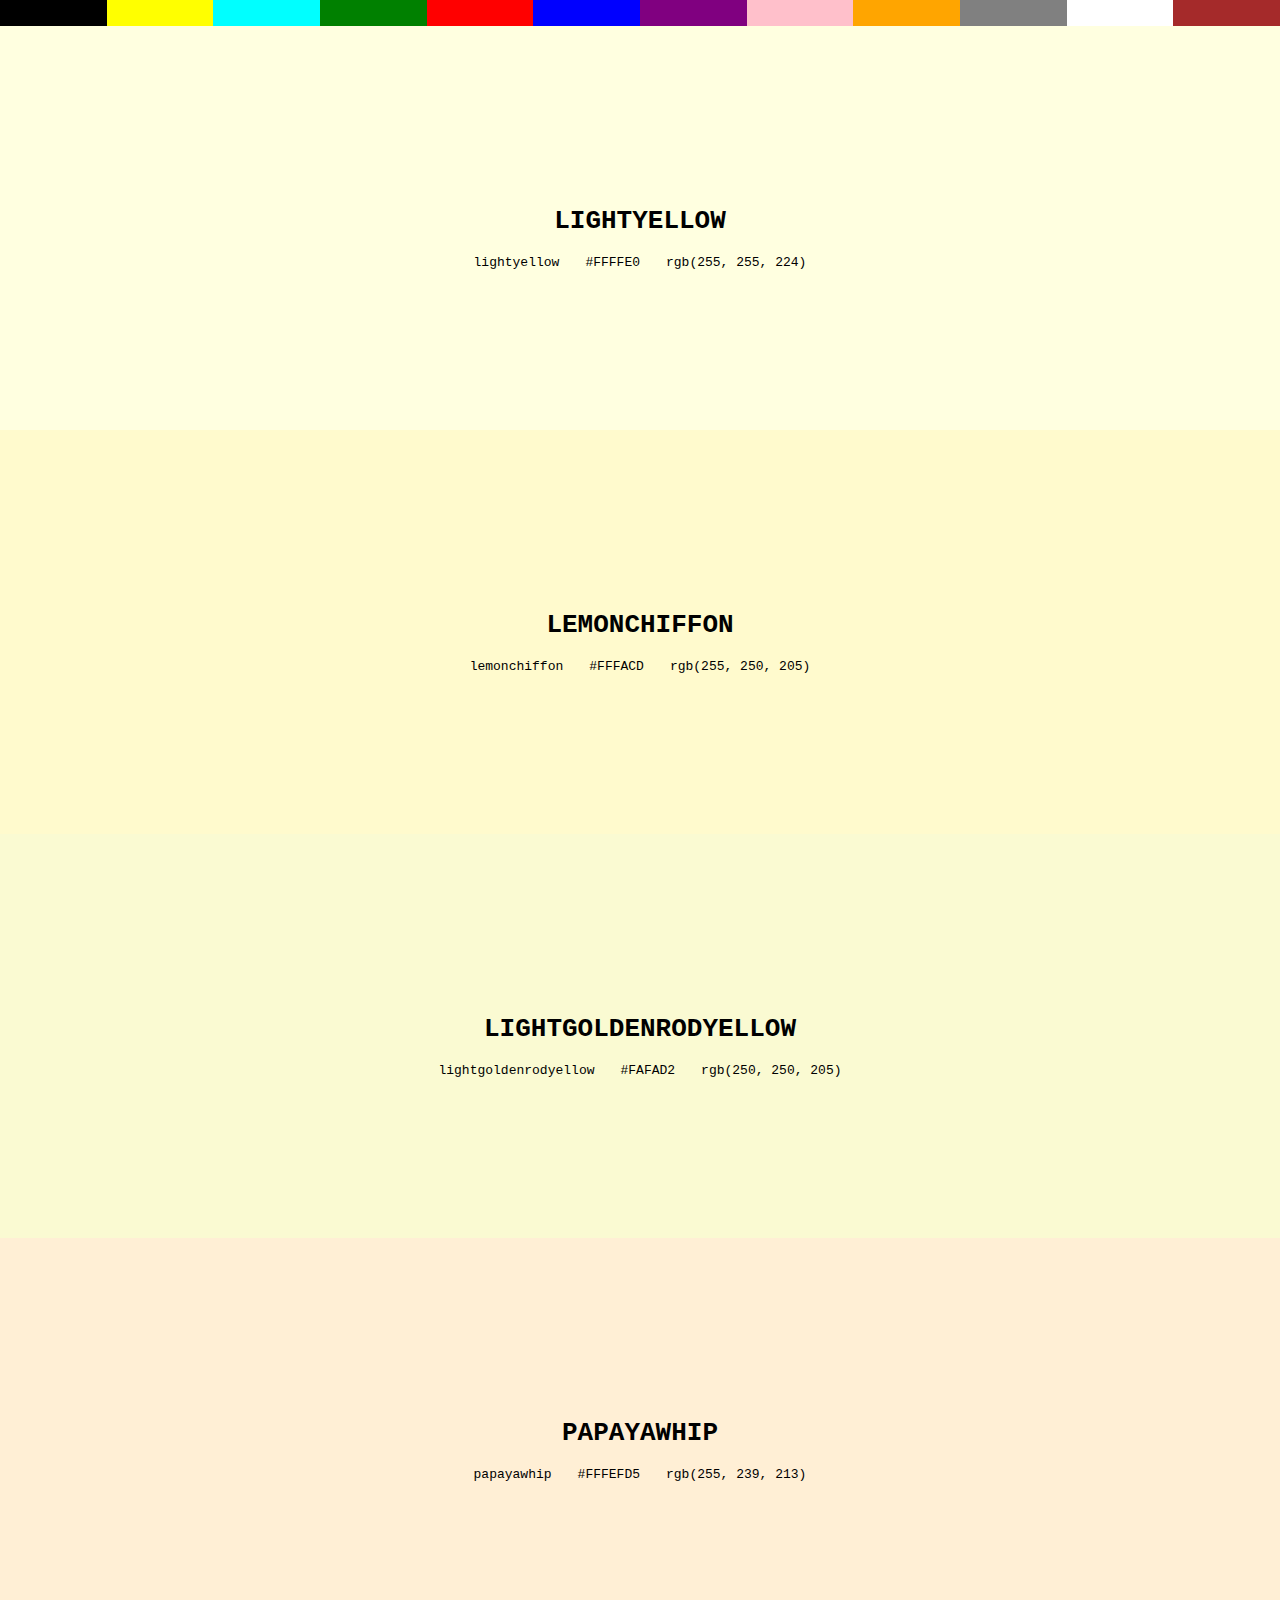
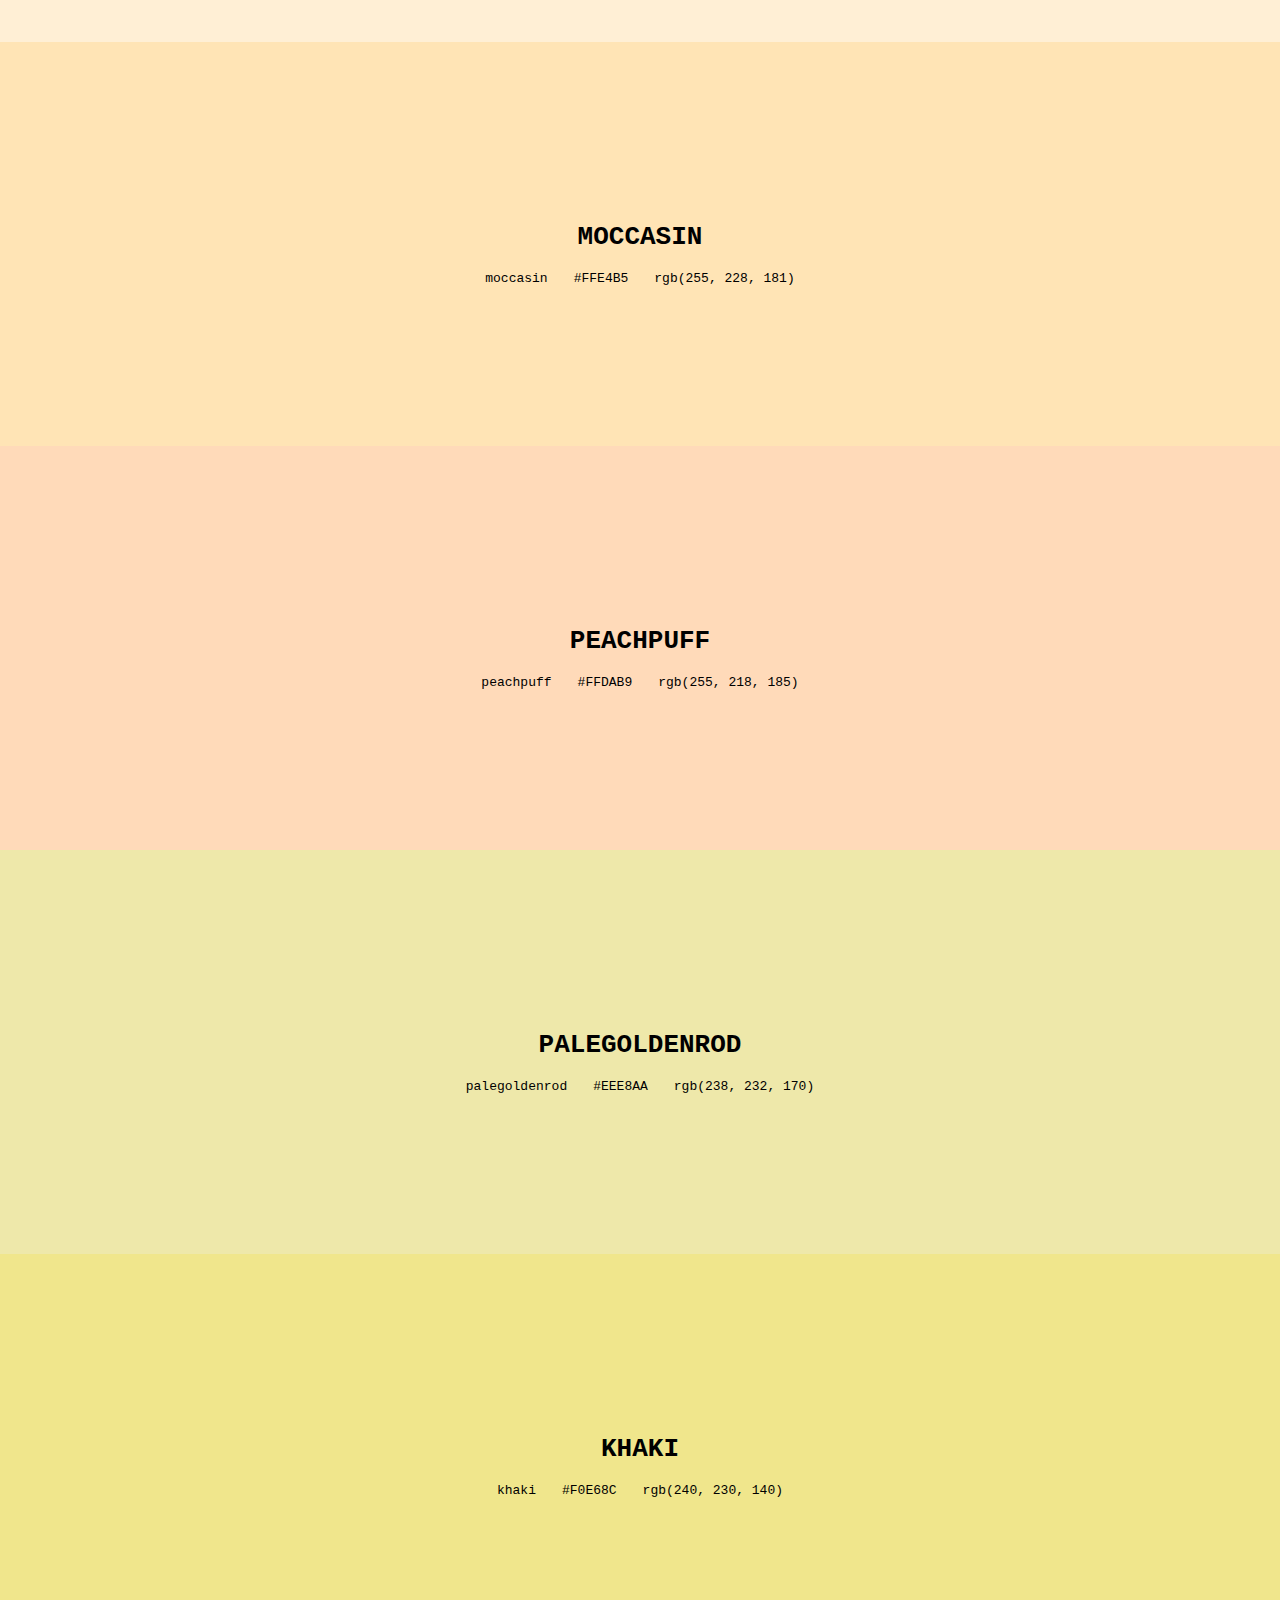
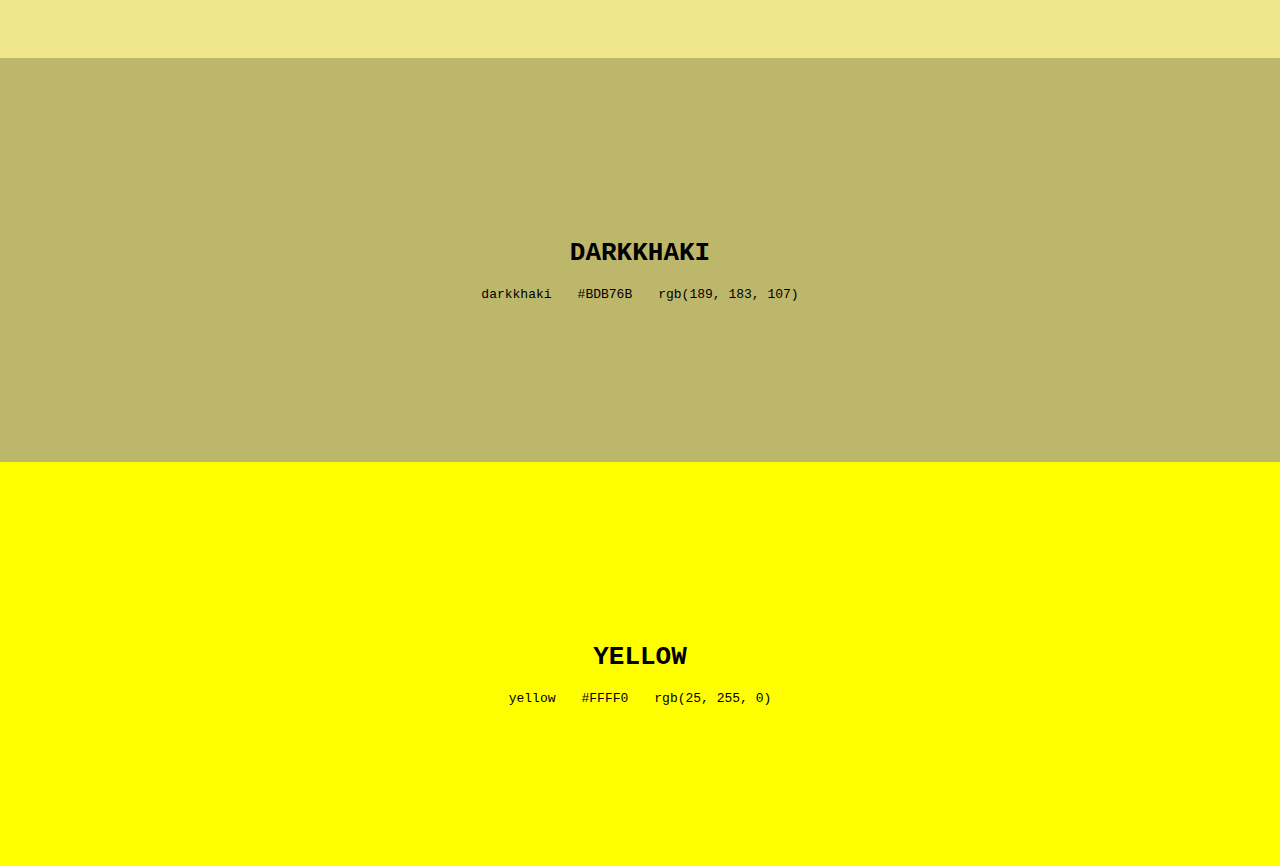
<file: yellow.html>
<html lang="en">
<head>
    <meta charset="UTF-8">
    <meta http-equiv="X-UA-Compatible" content="IE=edge">
    <meta name="viewport" content="width=device-width, initial-scale=1.0">
    <title>Document</title>
    <link rel="stylesheet" href="style.css">
</head>
<body>
    <nav class="categories fixed">
        <ul>
            <li><a href="index.html" title="black"></a></li>
            <li><a href="yellow.html" title="yellow"></a></li>
            <li><a href="cyan.html" title="cyan"></a></li>
            <li><a href="green.html" title="green"></a></li>
            <li><a href="red.html" title="red"></a></li>
            <li><a href="blue.html" title="blue"></a></li>
            <li><a href="purple.html" title="purle"></a></li>
            <li><a href="pink.html" title="pink"></a></li>
            <li><a href="orange.html" title="orange"></a></li>
            <li><a href="gray.html" title="gray"></a></li>
            <li><a href="white.html" title="white"></a></li>
            <li><a href="brown.html" title="brown"></a></li>
        </ul>
    </nav>
    <main>
        <ul>
            <li class="main1 light">
                <h1>LIGHTYELLOW</h1>
                <ul>
                    <li>lightyellow</li>
                    <li>#FFFFE0</li>
                    <li>rgb(255, 255, 224)</li>
                </ul>
            </li>
            <li class="main1 light">
                <h1>LEMONCHIFFON</h1>
                <ul>
                    <li>lemonchiffon</li>
                    <li>#FFFACD</li>
                    <li>rgb(255, 250, 205)</li>
                </ul>
            </li>
            <li class="main1 dark">
                <h1>LIGHTGOLDENRODYELLOW</h1>
                <ul>
                   <li>lightgoldenrodyellow</li>
                    <li>#FAFAD2</li>
                    <li>rgb(250, 250, 205)</li>
                </ul>
            </li>
            <li class="main1 light">
                <h1>PAPAYAWHIP</h1>
                <ul>
                    <li>papayawhip</li>
                    <li>#FFFEFD5</li>
                    <li>rgb(255, 239, 213)</li>
                </ul>
            </li>
            <li class="main1 light">
                <h1>MOCCASIN</h1>
                <ul>
                    <li>moccasin</li>
                    <li>#FFE4B5</li>
                    <li>rgb(255, 228, 181)</li>
                </ul>
            </li>
            <li class="main1 dark">
                <h1>PEACHPUFF</h1>
                <ul>
                    <li>peachpuff</li>
                    <li>#FFDAB9</li>
                    <li>rgb(255, 218, 185)</li>
                </ul>
            </li>
            <li class="main1 dark">
                <h1>PALEGOLDENROD</h1>
                <ul>
                    <li>palegoldenrod</li>
                    <li>#EEE8AA</li>
                    <li>rgb(238, 232, 170)</li>
                </ul>
            </li>
            <li class="main1 dark">
                <h1>KHAKI</h1>
                <ul>
                    <li>khaki</li>
                    <li>#F0E68C</li>
                    <li>rgb(240, 230, 140)</li>
                </ul>
            </li>
            <li class="main1 dark">
                <h1>DARKKHAKI</h1>
                <ul>
                    <li>darkkhaki</li>
                    <li>#BDB76B</li>
                    <li>rgb(189, 183, 107)</li>
                </ul>
            </li>
            <li class="main1 dark">
                <h1>YELLOW</h1>
                <ul>
                    <li>yellow</li>
                    <li>#FFFF0</li>
                    <li>rgb(25, 255, 0)</li>
                </ul>
            </li>
        </ul>
    </main>
</body>
</html>
</file>
<file: style.css>
* {
    margin: 0;
    padding: 0;
}
html {
    text-align: center;
    font-family: monospace;
}
li{
    list-style: none;
}
h1{
    margin: 1.5rem;
    text-transform: uppercase;
}
.categories ul{
    display: flex;
}
.categories li{
    flex-grow: 1;
    list-style: none;
}
.categories a {
    display: block;
    height: 2rem;
    line-height: 0;
    text-indent: -9999px;
    -webkit-box-sizing: border-box;
    box-sizing: border-box;
    text-decoration: none;
}
.categories li:nth-of-type(1) a{
    background: black;
}
.categories li:nth-of-type(2) a{
    background: yellow;
}
.categories li:nth-of-type(3) a{
    background: cyan;
}
.categories li:nth-of-type(4) a{
    background: green;
}
.categories li:nth-of-type(5) a{
    background: red;
}
.categories li:nth-of-type(6) a{
    background: blue;
}
.categories li:nth-of-type(7) a{
    background: purple;
}
.categories li:nth-of-type(8) a{
    background: pink;
}
.categories li:nth-of-type(9) a{
    background: orange;
}
.categories li:nth-of-type(10) a{
    background: gray;
}
.categories li:nth-of-type(11) a{
    background: white;
}
.categories li:nth-of-type(12) a{
    background: brown;
}

/* STYLE FOR THE INDEX PAGE */
.main{
    padding: 160px 0;
}
.main:nth-of-type(1){
    background-color: gainsboro;
}
.main:nth-of-type(2){
    background-color: lightgray;
}
.main:nth-of-type(3){
    background-color: silver;
}
.main:nth-of-type(4){
    background-color: darkgray;
}
.main:nth-of-type(5){
    background-color: gray;
}
.main:nth-of-type(6){
    background-color: dimgray;
}
.main:nth-of-type(7){
    background-color: lightslategray;
}
.main:nth-of-type(8){
    background-color: darkslategray;
}
.main:nth-of-type(9){
    background-color: black;
}
.main:nth-of-type(10){
    background-color: sienna;
}

.dark{
    color: white;
}
.light{
    color: black;
}

.main ul{
    display: flex;
    justify-content: center;
}
.main ul li{
    margin: 0 1rem;
}

/* STYLE FOR THE YELLOW PAGE */
.main1{
    padding: 160px 0;
}
.main1:nth-of-type(1){
    background-color: lightyellow;
}
.main1:nth-of-type(2){
    background-color: lemonchiffon;
}
.main1:nth-of-type(3){
    background-color: lightgoldenrodyellow;
}
.main1:nth-of-type(4){
    background-color: papayawhip;
}
.main1:nth-of-type(5){
    background-color: moccasin;
}
.main1:nth-of-type(6){
    background-color: peachpuff;
}
.main1:nth-of-type(7){
    background-color: palegoldenrod;
}
.main1:nth-of-type(8){
    background-color: khaki;
}
.main1:nth-of-type(9){
    background-color: darkkhaki;
}
.main1:nth-of-type(10){
    background-color: yellow;
}

.dark{
    color: black;
}
.light{
    color: black;
}

.main1 ul{
    display: flex;
    justify-content: center;
}
.main1 ul li{
    margin: 0 1rem;
}

/* STYLE FOR THE Green PAGE */
.main2{
    padding: 160px 0;
}
.main2:nth-of-type(1){
    background-color: lawngreen;
}
.main2:nth-of-type(2){
    background-color: chartreuse;
}
.main2:nth-of-type(3){
    background-color: limegreen;
}
.main2:nth-of-type(4){
    background-color: lime;
}
.main2:nth-of-type(5){
    background-color: forestgreen;
}
.main2:nth-of-type(6){
    background-color: green;
}
.main2:nth-of-type(7){
    background-color: darkgreen;
}
.main2:nth-of-type(8){
    background-color: greenyellow;
}
.main2:nth-of-type(9){
    background-color: yellowgreen;
}
.main2:nth-of-type(10){
    background-color: springgreen;
}
.main2:nth-of-type(11){
    background-color: mediumspringgreen;
}
.main2:nth-of-type(12){
    background-color: lightgreen;
}
.main2:nth-of-type(13){
    background-color: palegreen;
}
.main2:nth-of-type(14){
    background-color: darkseagreen;
}
.main2:nth-of-type(15){
    background-color: mediumseagreen;
}
.main2:nth-of-type(16){
    background-color: seagreen;
}
.main2:nth-of-type(17){
    background-color: olive;
}
.main2:nth-of-type(18){
    background-color: darkolivegreen;
}
.main2:nth-of-type(19){
    background-color: olivedrab;
}

.dark{
    color: black;
}
.light{
    color: black;
}

.main1 ul{
    display: flex;
    justify-content: center;
}
.main1 ul li{
    margin: 0 1rem;
}

/* STYLE FOR THE Cyan PAGE */
.main3{
    padding: 160px 0;
}
.main3:nth-of-type(1){
    background-color: lightcyan;
}
.main3:nth-of-type(2){
    background-color: cyan;
}
.main3:nth-of-type(3){
    background-color: aqua;
}
.main3:nth-of-type(4){
    background-color: aquamarine;
}
.main3:nth-of-type(5){
    background-color: mediumaquamarine;
}
.main3:nth-of-type(6){
    background-color: paleturquoise;
}
.main3:nth-of-type(7){
    background-color: turquoise;
}
.main3:nth-of-type(8){
    background-color: mediumturquoise;
}
.main3:nth-of-type(9){
    background-color: darkturquoise;
}
.main3:nth-of-type(10){
    background-color: lightseagreen;
}
.main3:nth-of-type(11){
    background-color: cadetblue;
}
.main3:nth-of-type(12){
    background-color: darkcyan;
}
.main3:nth-of-type(13){
    background-color: teal;
}
.dark{
    color: black;
}
.light{
    color: black;
}

.main3 ul{
    display: flex;
    justify-content: center;
}
.main3 ul li{
    margin: 0 1rem;
}

/* STYLE FOR THE Red PAGE */
.main4{
    padding: 160px 0;
}
.main4:nth-of-type(1){
    background-color: lightsalmon;
}
.main4:nth-of-type(2){
    background-color: salmon;
}
.main4:nth-of-type(3){
    background-color: darksalmon;
}
.main4:nth-of-type(4){
    background-color: lightcoral;
}
.main4:nth-of-type(5){
    background-color: indianred;
}
.main4:nth-of-type(6){
    background-color: crimson;
}
.main4:nth-of-type(7){
    background-color: firebrick;
}
.main4:nth-of-type(8){
    background-color: red;
}
.main4:nth-of-type(9){
    background-color: darkred;
}
.dark{
    color: black;
}
.light{
    color: black;
}

.main4 ul{
    display: flex;
    justify-content: center;
}
.main4 ul li{
    margin: 0 1rem;
}

/* STYLE FOR THE Blue PAGE */
.main5{
    padding: 160px 0;
}
.main5:nth-of-type(1){
    background-color: powderblue;
}
.main5:nth-of-type(2){
    background-color: lightblue;
}
.main5:nth-of-type(3){
    background-color: lightskyblue;
}
.main5:nth-of-type(4){
    background-color: skyblue;
}
.main5:nth-of-type(5){
    background-color: deepskyblue;
}
.main5:nth-of-type(6){
    background-color: lightsteelblue;
}
.main5:nth-of-type(7){
    background-color: dodgerblue;
}
.main5:nth-of-type(8){
    background-color: cornflowerblue;
}
.main5:nth-of-type(9){
    background-color: steelblue;
}
.main5:nth-of-type(10){
    background-color: royalblue;
}
.main5:nth-of-type(11){
    background-color: blue;
}
.main5:nth-of-type(12){
    background-color: mediumblue;
}
.main5:nth-of-type(13){
    background-color: darkblue;
}
.main5:nth-of-type(14){
    background-color: navy;
}
.main5:nth-of-type(15){
    background-color: midnightblue;
}
.main5:nth-of-type(16){
    background-color: mediumslateblue;
}
.main5:nth-of-type(17){
    background-color: slateblue;
}
.main5:nth-of-type(18){
    background-color: darkslateblue;
}

.dark{
    color: black;
}
.light{
    color: black;
}

.main5 ul{
    display: flex;
    justify-content: center;
}
.main5 ul li{
    margin: 0 1rem;
}

/* STYLE FOR THE Purple PAGE */
.main6{
    padding: 160px 0;
}
.main6:nth-of-type(1){
    background-color: lavender;
}
.main6:nth-of-type(2){
    background-color: thistle;
}
.main6:nth-of-type(3){
    background-color: plum;
}
.main6:nth-of-type(4){
    background-color: violet;
}
.main6:nth-of-type(5){
    background-color: orchid;
}
.main6:nth-of-type(6){
    background-color: fuchsia;
}
.main6:nth-of-type(7){
    background-color: magenta;
}
.main6:nth-of-type(8){
    background-color: mediumorchid;
}
.main6:nth-of-type(9){
    background-color: mediumpurple;
}
.main6:nth-of-type(10){
    background-color: blueviolet;
}
.main6:nth-of-type(11){
    background-color: darkviolet;
}
.main6:nth-of-type(12){
    background-color: darkorchid;
}
.main6:nth-of-type(13){
    background-color: darkmagenta;
}
.main6:nth-of-type(14){
    background-color: purple;
}
.main6:nth-of-type(15){
    background-color: indigo;
}
.dark{
    color: black;
}
.light{
    color: black;
}

.main6 ul{
    display: flex;
    justify-content: center;
}
.main6 ul li{
    margin: 0 1rem;
}

/* STYLE FOR THE Pink PAGE */
.main7{
    padding: 160px 0;
}
.main7:nth-of-type(1){
    background-color: pink;
}
.main7:nth-of-type(2){
    background-color: lightpink;
}
.main7:nth-of-type(3){
    background-color: hotpink;
}
.main7:nth-of-type(4){
    background-color: deeppink;
}
.main7:nth-of-type(5){
    background-color: palevioletred;
}
.main7:nth-of-type(6){
    background-color: mediumvioletred;
}
.dark{
    color: black;
}
.light{
    color: black;
}

.main7 ul{
    display: flex;
    justify-content: center;
}
.main7 ul li{
    margin: 0 1rem;
}

/* STYLE FOR THE Orange PAGE */
.main8{
    padding: 160px 0;
}
.main8:nth-of-type(1){
    background-color: coral;
}
.main8:nth-of-type(2){
    background-color: tomato;
}
.main8:nth-of-type(3){
    background-color: orangered;
}
.main8:nth-of-type(4){
    background-color: gold;
}
.main8:nth-of-type(5){
    background-color: orange;
}
.main8:nth-of-type(6){
    background-color: darkorange;
}
.dark{
    color: black;
}
.light{
    color: black;
}

.main8 ul{
    display: flex;
    justify-content: center;
}
.main8 ul li{
    margin: 0 1rem;
}


/* STYLE FOR THE White PAGE */
.main9{
    padding: 160px 0;
}
.main9:nth-of-type(1){
    background-color: white;
}
.main9:nth-of-type(2){
    background-color: snow;
}
.main9:nth-of-type(3){
    background-color: honeydew;
}
.main9:nth-of-type(4){
    background-color: mintcream;
}
.main9:nth-of-type(5){
    background-color: azure;
}
.main9:nth-of-type(6){
    background-color: aliceblue;
}
.main9:nth-of-type(7){
    background-color: ghostwhite;
}
.main9:nth-of-type(8){
    background-color: whitesmoke;
}
.main9:nth-of-type(9){
    background-color: seashell;
}
.main9:nth-of-type(10){
    background-color: beige;
}
.main9:nth-of-type(11){
    background-color: oldlace;
}
.main9:nth-of-type(12){
    background-color: floralwhite;
}
.main9:nth-of-type(13){
    background-color: ivory;
}
.main9:nth-of-type(14){
    background-color: antiquewhite;
}
.main9:nth-of-type(15){
    background-color: linen;
}
.main9:nth-of-type(16){
    background-color: lavenderblush;
}
.main9:nth-of-type(17){
    background-color: mistyrose;
}
.dark{
    color: black;
}
.light{
    color: black;
}

.main9 ul{
    display: flex;
    justify-content: center;
}
.main9 ul li{
    margin: 0 1rem;
}

/* STYLE FOR THE Brown PAGE */
.main10{
    padding: 160px 0;
}
.main10:nth-of-type(1){
    background-color: cornsilk;
}
.main10:nth-of-type(2){
    background-color: blanchedalmond;
}
.main10:nth-of-type(3){
    background-color: bisque;
}
.main10:nth-of-type(4){
    background-color: navajowhite;
}
.main10:nth-of-type(5){
    background-color: wheat;
}
.main10:nth-of-type(6){
    background-color: burlywood;
}
.main10:nth-of-type(7){
    background-color: tan;
}
.main10:nth-of-type(8){
    background-color: rosybrown;
}
.main10:nth-of-type(9){
    background-color: sandybrown;
}
.main10:nth-of-type(10){
    background-color: goldenrod;
}
.main10:nth-of-type(11){
    background-color: peru;
}
.main10:nth-of-type(12){
    background-color: chocolate;
}
.main10:nth-of-type(13){
    background-color: saddlebrown;
}
.main10:nth-of-type(14){
    background-color: sienna;
}
.main10:nth-of-type(15){
    background-color: brown;
}
.main10:nth-of-type(16){
    background-color: maroon;
}
.dark{
    color: black;
}
.light{
    color: black;
}

.main10 ul{
    display: flex;
    justify-content: center;
}
.main10 ul li{
    margin: 0 1rem;
}
</file>
